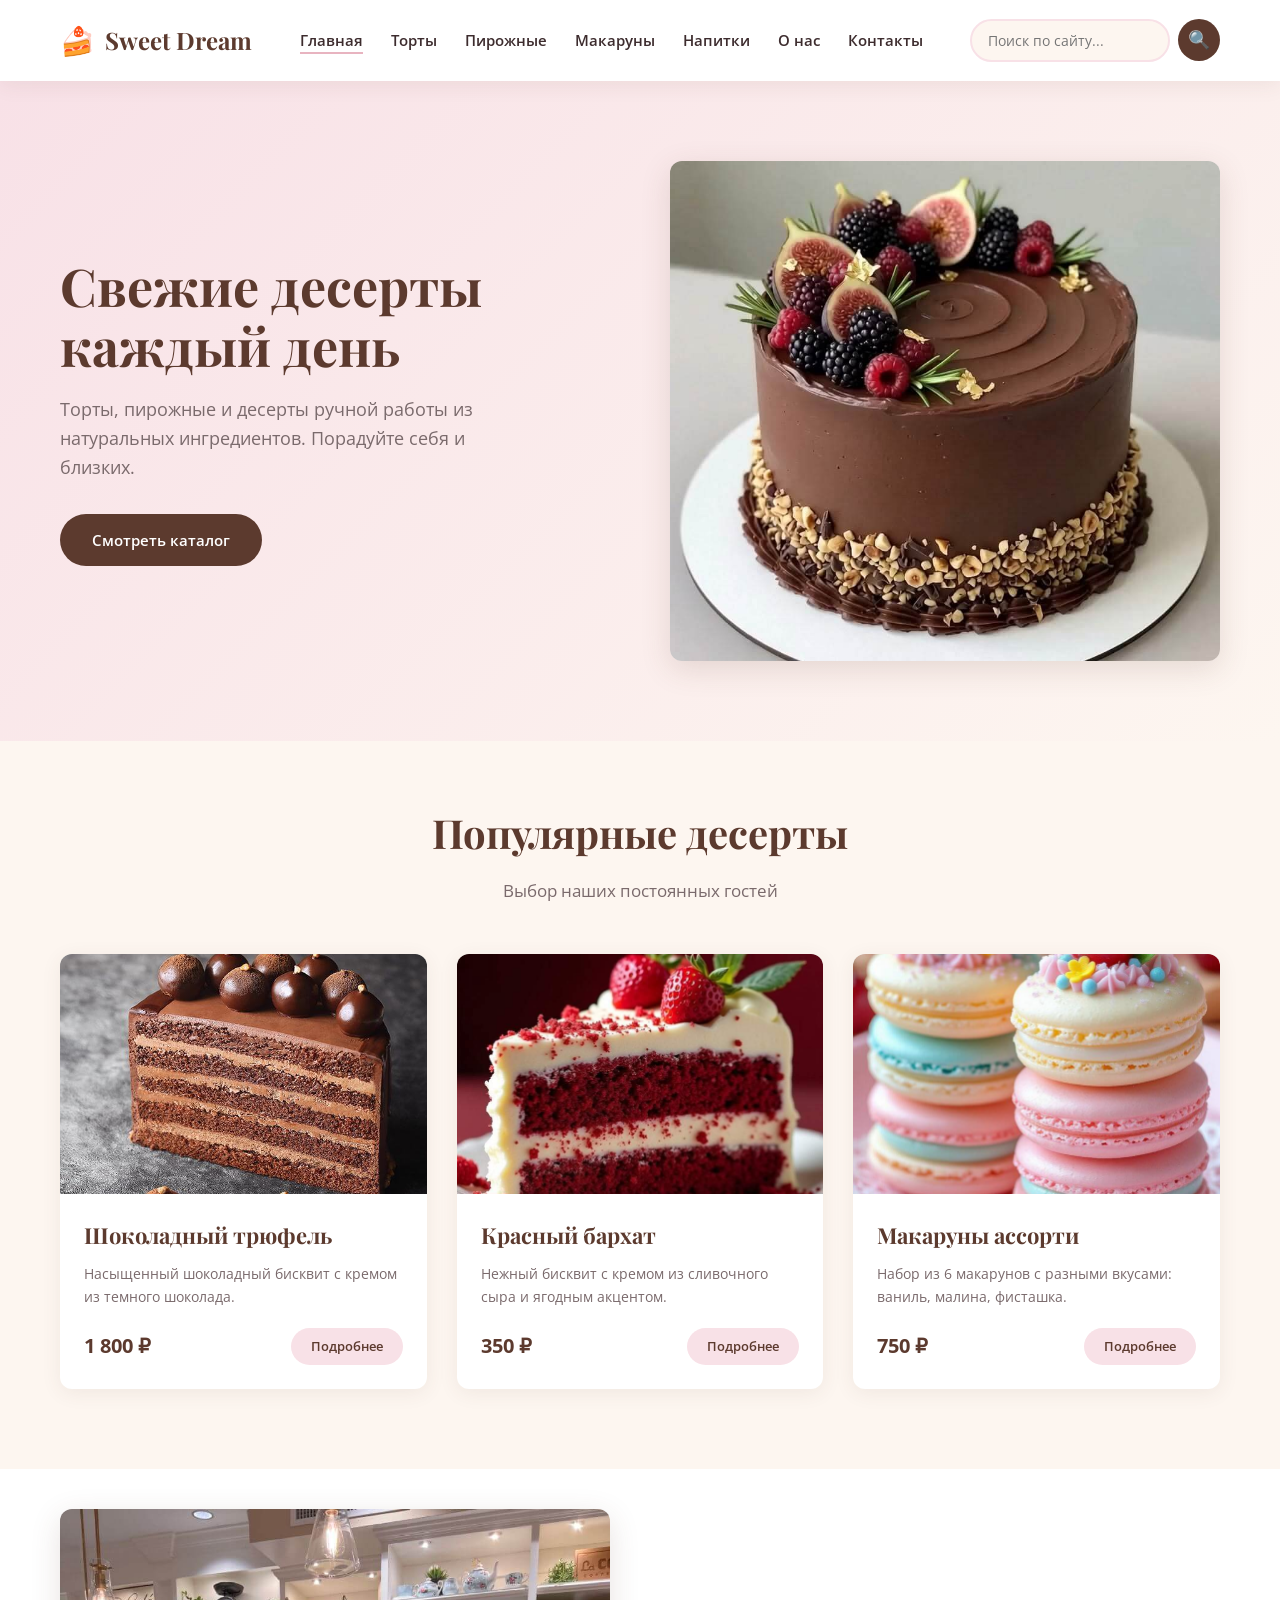
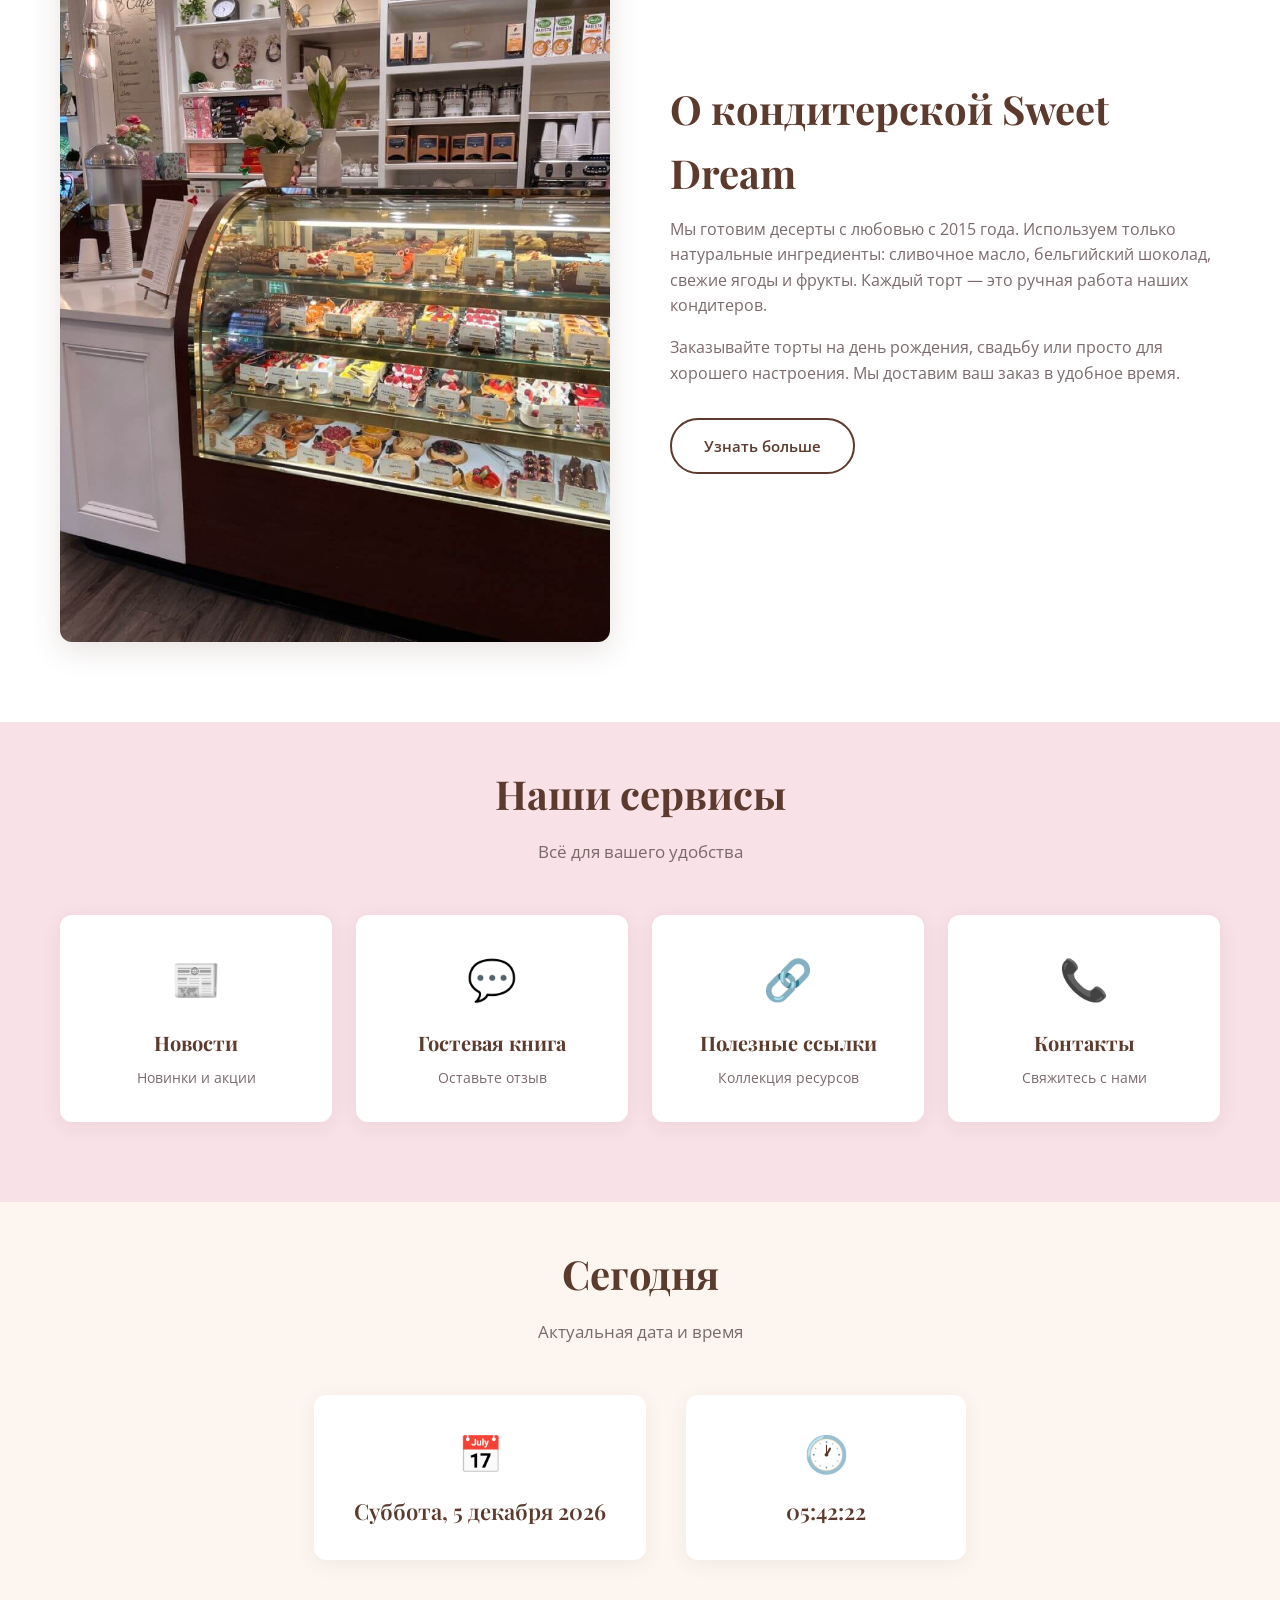
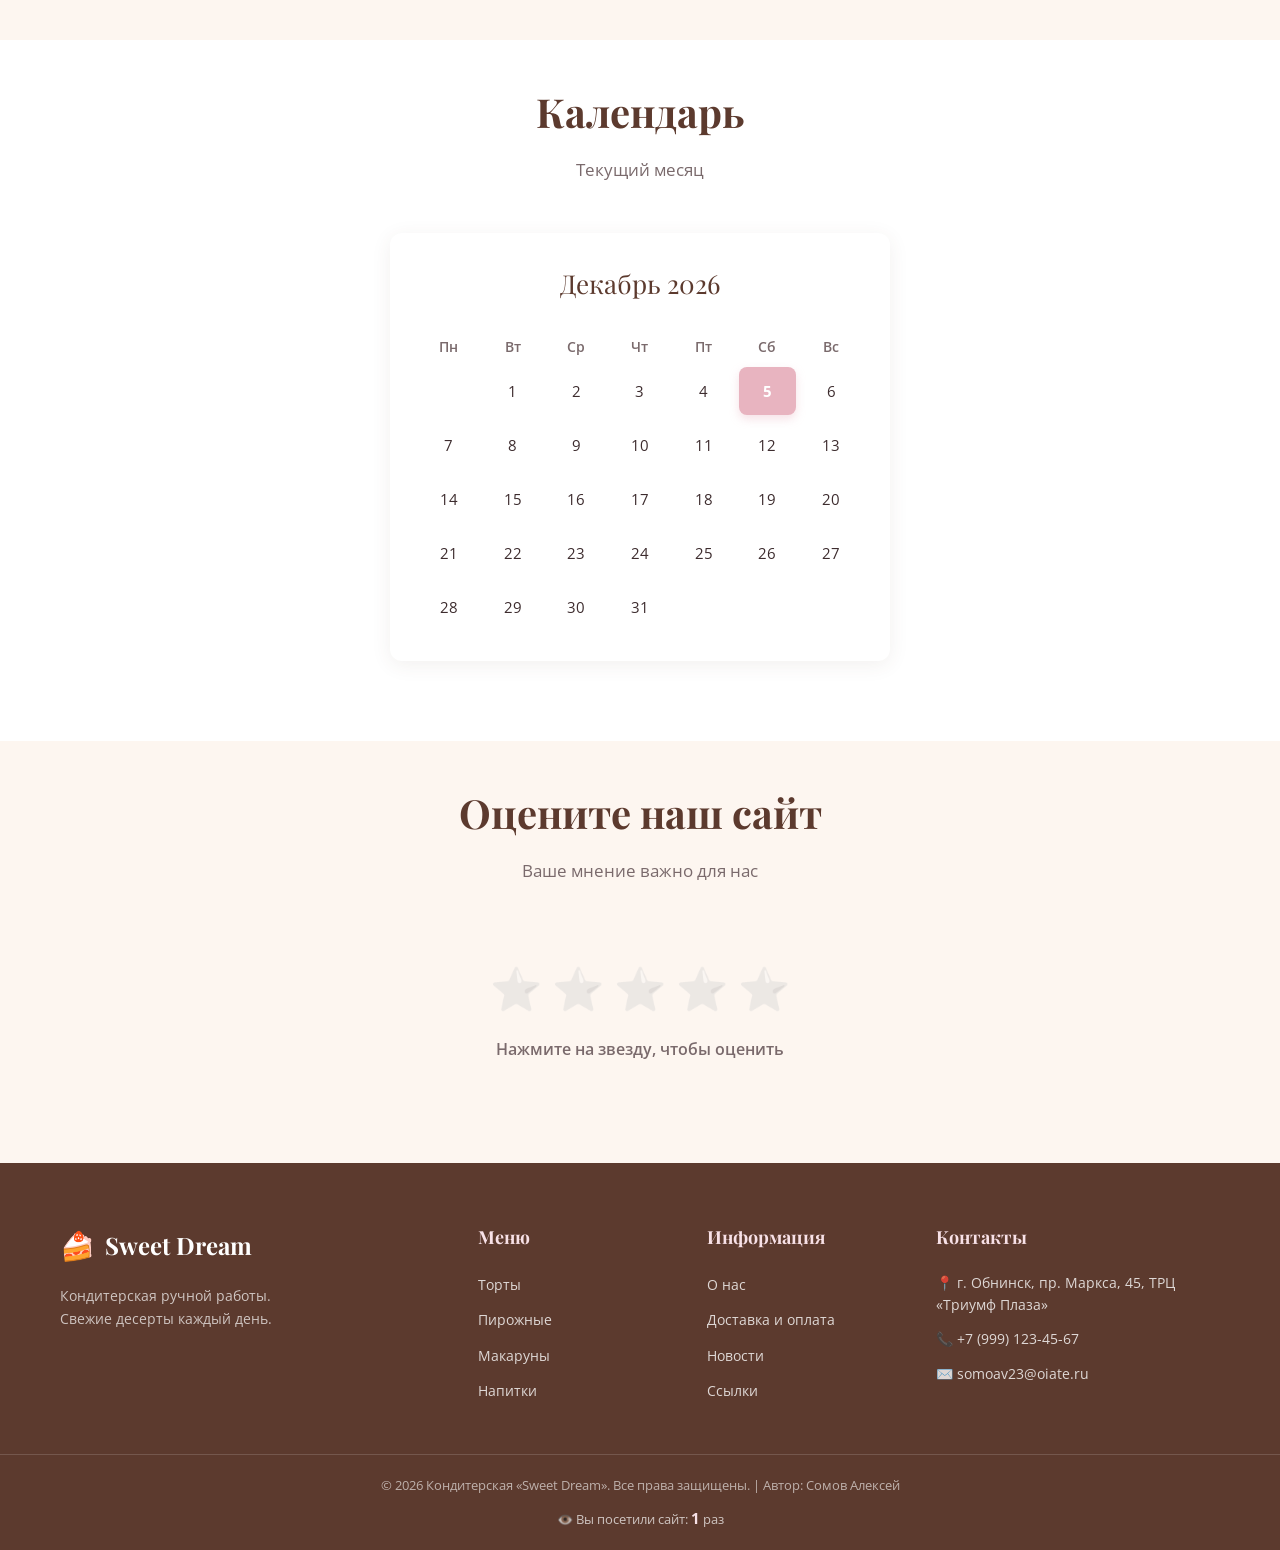
<file: index.html>
﻿<!DOCTYPE html>
<html lang="ru">
<head>
    <meta charset="UTF-8">
    <meta name="viewport" content="width=device-width, initial-scale=1.0">
    
    <meta name="description" content="Кондитерская Sweet Dream — свежие торты, пирожные, макаруны и десерты на заказ. Доставка по городу.">
    <meta name="keywords" content="кондитерская, торты, пирожные, макаруны, десерты, заказать торт, сладости">
    <meta name="author" content="Сомов Алексей">
    <meta name="yandex-verification" content="3774fe7264137068" />
    
    <title>Sweet Dream — Кондитерская | Главная</title>
    
    <link rel="preconnect" href="https://fonts.googleapis.com">
    <link rel="preconnect" href="https://fonts.gstatic.com" crossorigin>
    <link href="https://fonts.googleapis.com/css2?family=Playfair+Display:wght@400;700&family=Open+Sans:wght@300;400;600&display=swap" rel="stylesheet">
    
    <link rel="stylesheet" href="css/style.css">

    <link rel="icon" type="image/x-icon" href="favicon.ico">
</head>
<body>

    <header class="header">
        <div class="container header__inner">
            <a href="index.html" class="logo">
                <span class="logo__icon">🍰</span>
                <span class="logo__text">Sweet Dream</span>
            </a>
            
            <nav class="nav">
                <ul class="nav__list">
                    <li><a href="index.html" class="nav__link nav__link--active">Главная</a></li>
                    <li><a href="pages/cakes.html" class="nav__link">Торты</a></li>
                    <li><a href="pages/pastries.html" class="nav__link">Пирожные</a></li>
                    <li><a href="pages/macarons.html" class="nav__link">Макаруны</a></li>
                    <li><a href="pages/drinks.html" class="nav__link">Напитки</a></li>
                    <li><a href="pages/about.html" class="nav__link">О нас</a></li>
                    <li><a href="pages/contacts.html" class="nav__link">Контакты</a></li>
                </ul>
            </nav>
            
            <form class="search-form" id="search-form">
                <input type="text" id="search-input" class="search-form__input" placeholder="Поиск по сайту...">
                <button type="submit" class="search-form__btn">🔍</button>
            </form>
        </div>
    </header>

    <section class="hero">
        <div class="container hero__inner">
            <div class="hero__content">
                <h1 class="hero__title">Свежие десерты<br>каждый день</h1>
                <p class="hero__subtitle">Торты, пирожные и десерты ручной работы из натуральных ингредиентов. Порадуйте себя и близких.</p>
                <a href="pages/cakes.html" class="btn btn--primary">Смотреть каталог</a>
            </div>
            <div class="hero__image">
                <img src="images/hero-cake.jpg" alt="Изысканный торт" class="hero__img">
            </div>
        </div>
    </section>

    <div class="section" id="search-section">
        <div class="container">
            <h2 class="section__title" id="search-title" style="display: none;">Результаты поиска</h2>
            <div id="search-results" class="search-results"></div>
        </div>
    </div>

    <section class="section">
        <div class="container">
            <h2 class="section__title">Популярные десерты</h2>
            <p class="section__subtitle">Выбор наших постоянных гостей</p>
            
            <div class="products">
                <article class="product-card">
                    <div class="product-card__image">
                        <img src="images/cake-1.jpg" alt="Торт Шоколадный трюфель">
                    </div>
                    <div class="product-card__body">
                        <h3 class="product-card__title">Шоколадный трюфель</h3>
                        <p class="product-card__desc">Насыщенный шоколадный бисквит с кремом из темного шоколада.</p>
                        <div class="product-card__footer">
                            <span class="product-card__price">1 800 ₽</span>
                            <a href="pages/cakes.html" class="btn btn--small">Подробнее</a>
                        </div>
                    </div>
                </article>

                <article class="product-card">
                    <div class="product-card__image">
                        <img src="images/cake-2.jpg" alt="Пирожное Красный бархат">
                    </div>
                    <div class="product-card__body">
                        <h3 class="product-card__title">Красный бархат</h3>
                        <p class="product-card__desc">Нежный бисквит с кремом из сливочного сыра и ягодным акцентом.</p>
                        <div class="product-card__footer">
                            <span class="product-card__price">350 ₽</span>
                            <a href="pages/pastries.html" class="btn btn--small">Подробнее</a>
                        </div>
                    </div>
                </article>

                <article class="product-card">
                    <div class="product-card__image">
                        <img src="images/cake-3.jpg" alt="Макаруны ассорти">
                    </div>
                    <div class="product-card__body">
                        <h3 class="product-card__title">Макаруны ассорти</h3>
                        <p class="product-card__desc">Набор из 6 макарунов с разными вкусами: ваниль, малина, фисташка.</p>
                        <div class="product-card__footer">
                            <span class="product-card__price">750 ₽</span>
                            <a href="pages/macarons.html" class="btn btn--small">Подробнее</a>
                        </div>
                    </div>
                </article>
            </div>
        </div>
    </section>

    <section class="section section--alt">
        <div class="container about-preview">
            <div class="about-preview__image">
                <img src="images/bakery.jpg" alt="Наша кондитерская">
            </div>
            <div class="about-preview__content">
                <h2 class="section__title section__title--left">О кондитерской Sweet Dream</h2>
                <p>Мы готовим десерты с любовью с 2015 года. Используем только натуральные ингредиенты: сливочное масло, бельгийский шоколад, свежие ягоды и фрукты. Каждый торт — это ручная работа наших кондитеров.</p>
                <p>Заказывайте торты на день рождения, свадьбу или просто для хорошего настроения. Мы доставим ваш заказ в удобное время.</p>
                <a href="pages/about.html" class="btn btn--secondary">Узнать больше</a>
            </div>
        </div>
    </section>

    <section class="section services-preview">
        <div class="container">
            <h2 class="section__title">Наши сервисы</h2>
            <p class="section__subtitle">Всё для вашего удобства</p>
            
            <div class="services">
                <a href="pages/news.html" class="service-card">
                    <span class="service-card__icon">📰</span>
                    <h3 class="service-card__title">Новости</h3>
                    <p class="service-card__desc">Новинки и акции</p>
                </a>
                <a href="pages/guestbook.html" class="service-card">
                    <span class="service-card__icon">💬</span>
                    <h3 class="service-card__title">Гостевая книга</h3>
                    <p class="service-card__desc">Оставьте отзыв</p>
                </a>
                <a href="pages/links.html" class="service-card">
                    <span class="service-card__icon">🔗</span>
                    <h3 class="service-card__title">Полезные ссылки</h3>
                    <p class="service-card__desc">Коллекция ресурсов</p>
                </a>
                <a href="pages/contacts.html" class="service-card">
                    <span class="service-card__icon">📞</span>
                    <h3 class="service-card__title">Контакты</h3>
                    <p class="service-card__desc">Свяжитесь с нами</p>
                </a>
            </div>
        </div>
    </section>

    <section class="section">
        <div class="container">
            <h2 class="section__title">Сегодня</h2>
            <p class="section__subtitle">Актуальная дата и время</p>
            
            <div class="informer">
                <div class="informer__item">
                    <span class="informer__icon">📅</span>
                    <p id="informer-date" class="informer__text">Загрузка...</p>
                </div>
                <div class="informer__item">
                    <span class="informer__icon">🕐</span>
                    <p id="informer-time" class="informer__text">Загрузка...</p>
                </div>
            </div>
        </div>
    </section>

    <section class="section section--alt">
        <div class="container">
            <h2 class="section__title">Календарь</h2>
            <p class="section__subtitle">Текущий месяц</p>
            
            <div id="calendar" class="calendar-wrap"></div>
        </div>
    </section>

    <section class="section">
        <div class="container">
            <h2 class="section__title">Оцените наш сайт</h2>
            <p class="section__subtitle">Ваше мнение важно для нас</p>
            
            <div class="rating-wrap">
                <div class="rating">
                    <span class="rating__star" data-value="1">⭐</span>
                    <span class="rating__star" data-value="2">⭐</span>
                    <span class="rating__star" data-value="3">⭐</span>
                    <span class="rating__star" data-value="4">⭐</span>
                    <span class="rating__star" data-value="5">⭐</span>
                </div>
                <p id="rating-result" class="rating__result">Нажмите на звезду, чтобы оценить</p>
            </div>
        </div>
    </section>

    <footer class="footer">
        <div class="container footer__inner">
            <div class="footer__col">
                <a href="index.html" class="logo logo--footer">
                    <span class="logo__icon">🍰</span>
                    <span class="logo__text">Sweet Dream</span>
                </a>
                <p class="footer__text">Кондитерская ручной работы.<br>Свежие десерты каждый день.</p>
            </div>
            
            <div class="footer__col">
                <h3 class="footer__title">Меню</h3>
                <ul class="footer__list">
                    <li><a href="pages/cakes.html">Торты</a></li>
                    <li><a href="pages/pastries.html">Пирожные</a></li>
                    <li><a href="pages/macarons.html">Макаруны</a></li>
                    <li><a href="pages/drinks.html">Напитки</a></li>
                </ul>
            </div>
            
            <div class="footer__col">
                <h3 class="footer__title">Информация</h3>
                <ul class="footer__list">
                    <li><a href="pages/about.html">О нас</a></li>
                    <li><a href="pages/delivery.html">Доставка и оплата</a></li>
                    <li><a href="pages/news.html">Новости</a></li>
                    <li><a href="pages/links.html">Ссылки</a></li>
                </ul>
            </div>
            
            <div class="footer__col">
                <h3 class="footer__title">Контакты</h3>
                <ul class="footer__list footer__list--contacts">
                    <li>📍 г. Обнинск, пр. Маркса, 45, ТРЦ «Триумф Плаза»</li>
                    <li>📞 +7 (999) 123-45-67</li>
                    <li>✉️ somoav23@oiate.ru</li>
                </ul>
            </div>
        </div>
        
        <div class="footer__bottom">
            <div class="container">
                <p>© 2026 Кондитерская «Sweet Dream». Все права защищены. | Автор: Сомов Алексей</p>
                <p class="footer__counter">👁️ Вы посетили сайт: <span id="visit-counter">1</span> раз</p>
            </div>
        </div>
    </footer>

    <script src="js/counter.js"></script>
    <script src="js/rating.js"></script>
    <script src="js/datetime.js"></script>
    <script src="js/search.js"></script>
    <script src="js/calendar.js"></script>

</body>
</html>
</file>
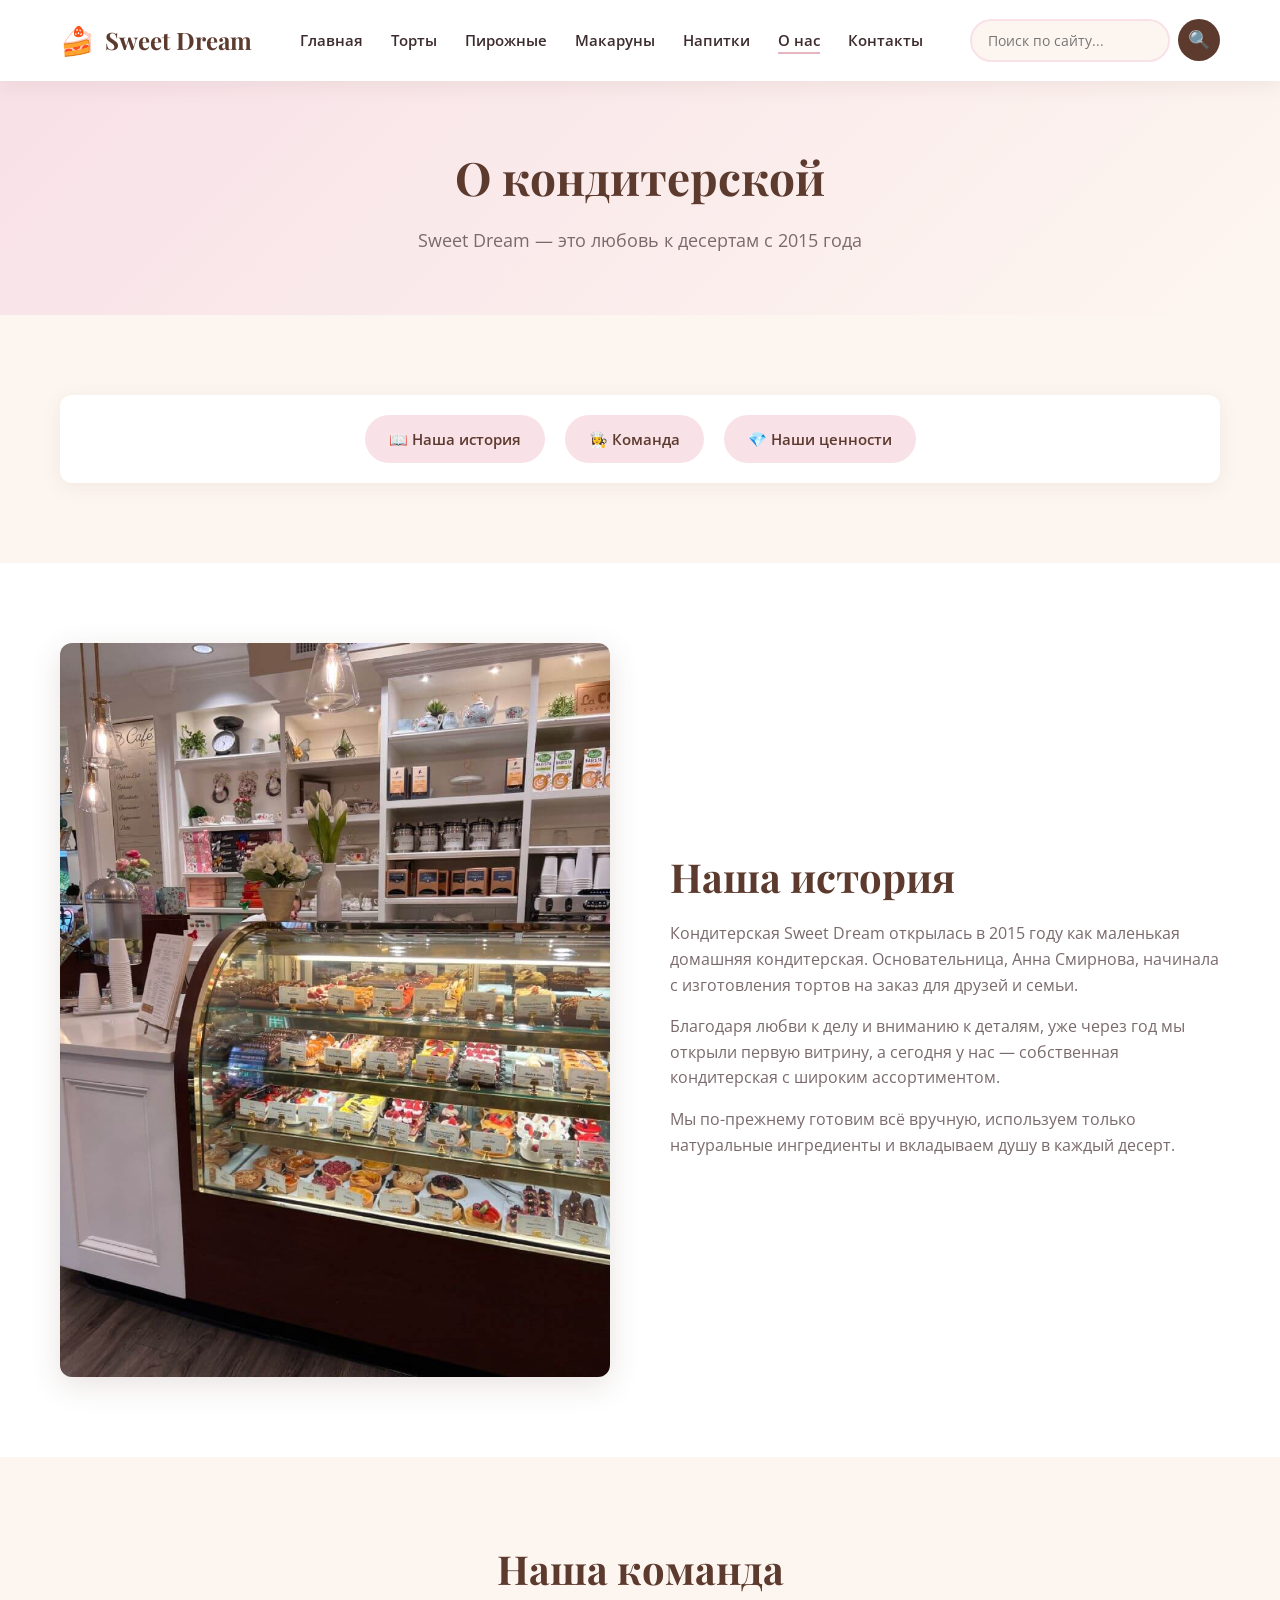
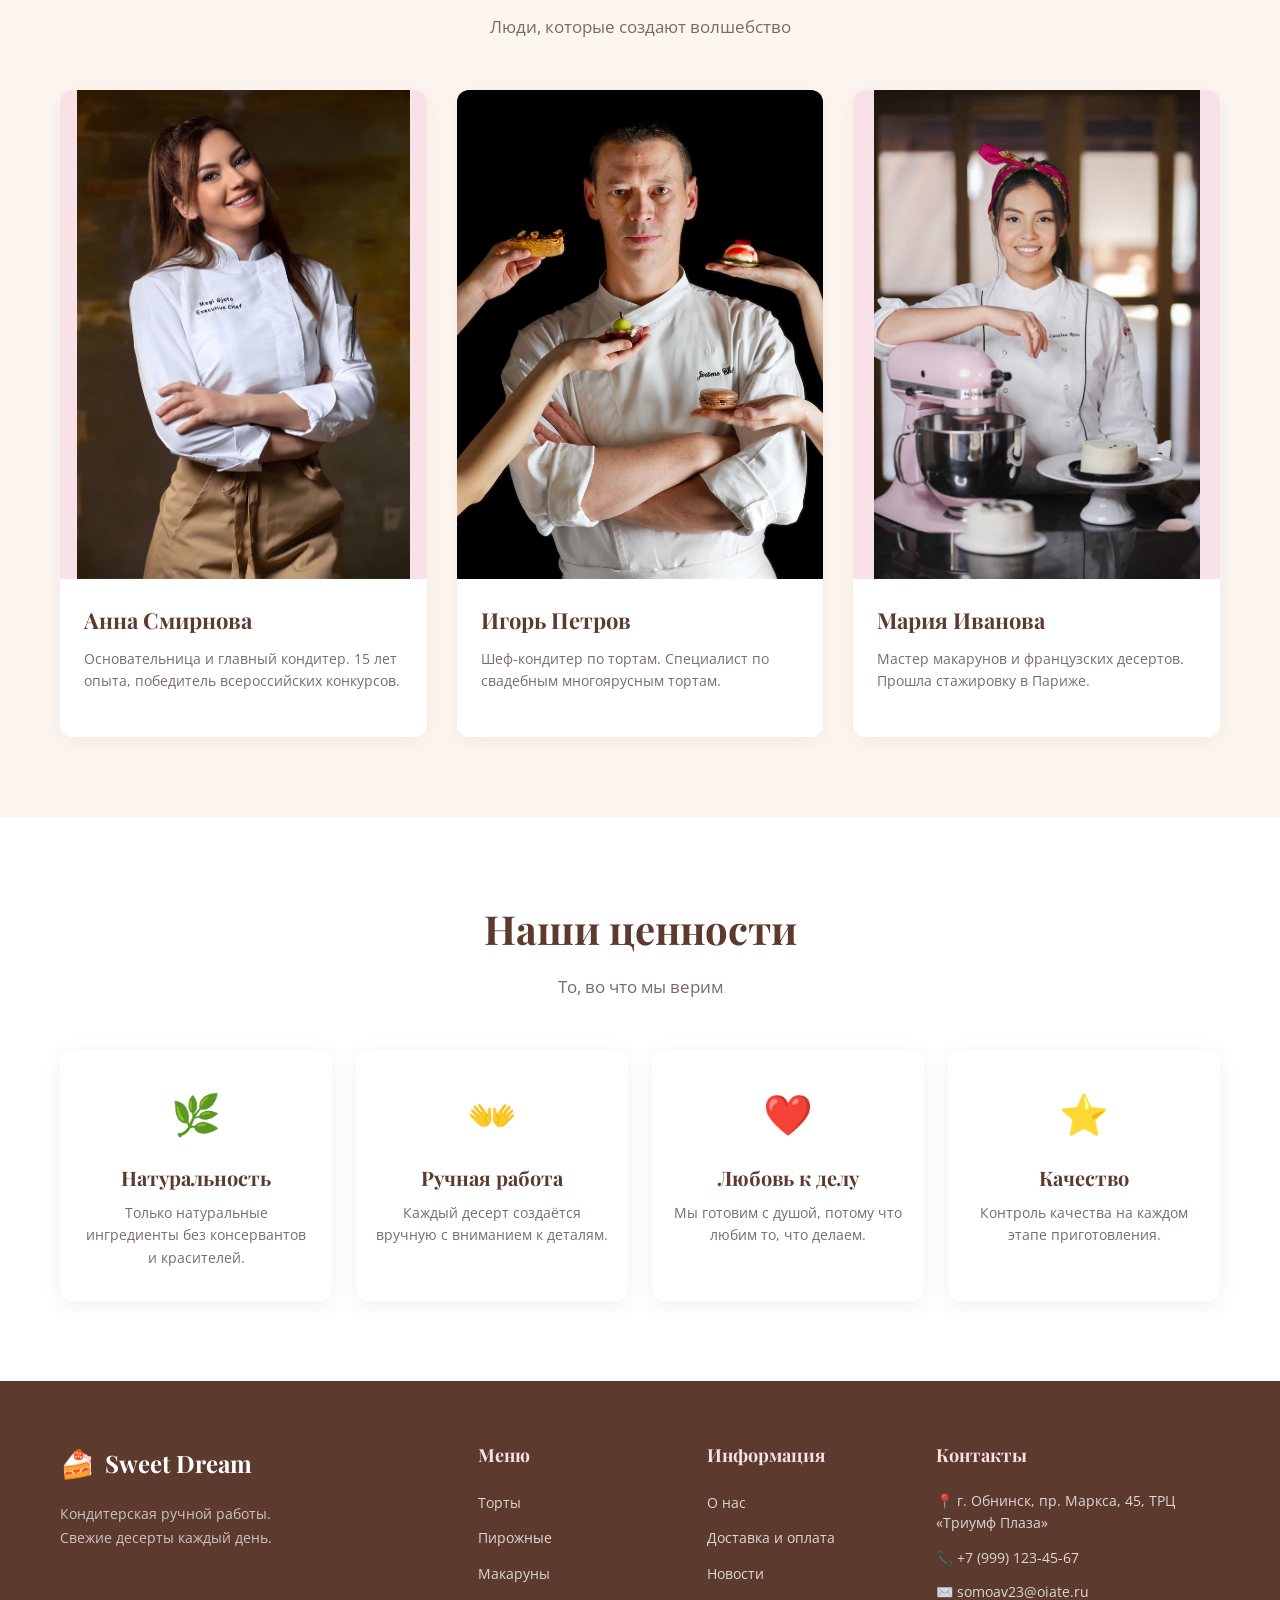
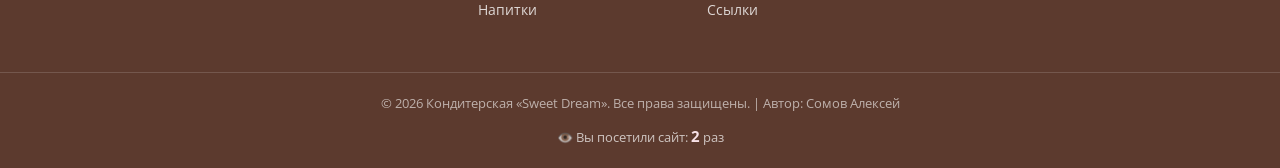
<file: pages/about.html>
﻿<!DOCTYPE html>
<html lang="ru">
<head>
    <meta charset="UTF-8">
    <meta name="viewport" content="width=device-width, initial-scale=1.0">
    
    <meta name="description" content="История кондитерской Sweet Dream. Наши кондитеры, философия, традиции и качество.">
    <meta name="keywords" content="о кондитерской, история, кондитеры, sweet dream, о нас">
    <meta name="author" content="Сомов Алексей">
    
    <title>О нас — Sweet Dream</title>
    
    <link rel="preconnect" href="https://fonts.googleapis.com">
    <link rel="preconnect" href="https://fonts.gstatic.com" crossorigin>
    <link href="https://fonts.googleapis.com/css2?family=Playfair+Display:wght@400;700&family=Open+Sans:wght@300;400;600&display=swap" rel="stylesheet">
    
    <link rel="stylesheet" href="../css/style.css">

    <link rel="icon" type="image/x-icon" href="../favicon.ico">
</head>
<body>

    <header class="header">
        <div class="container header__inner">
            <a href="../index.html" class="logo">
                <span class="logo__icon">🍰</span>
                <span class="logo__text">Sweet Dream</span>
            </a>
            
            <nav class="nav">
                <ul class="nav__list">
                    <li><a href="../index.html" class="nav__link">Главная</a></li>
                    <li><a href="cakes.html" class="nav__link">Торты</a></li>
                    <li><a href="pastries.html" class="nav__link">Пирожные</a></li>
                    <li><a href="macarons.html" class="nav__link">Макаруны</a></li>
                    <li><a href="drinks.html" class="nav__link">Напитки</a></li>
                    <li><a href="about.html" class="nav__link nav__link--active">О нас</a></li>
                    <li><a href="contacts.html" class="nav__link">Контакты</a></li>
                </ul>
            </nav>
            
            <form class="search-form" id="search-form">
                <input type="text" id="search-input" class="search-form__input" placeholder="Поиск по сайту...">
                <button type="submit" class="search-form__btn">🔍</button>
            </form>
        </div>
    </header>

    <section class="page-header">
        <div class="container">
            <h1 class="page-header__title">О кондитерской</h1>
            <p class="page-header__subtitle">Sweet Dream — это любовь к десертам с 2015 года</p>
        </div>
    </section>

    <div class="section">
        <div class="container">
            <div class="anchor-nav">
                <a href="#history" class="anchor-nav__link">📖 Наша история</a>
                <a href="#team" class="anchor-nav__link">👩‍🍳 Команда</a>
                <a href="#values" class="anchor-nav__link">💎 Наши ценности</a>
            </div>
        </div>
    </div>

    <section class="section section--alt" id="history">
        <div class="container about-preview">
            <div class="about-preview__image">
                <img src="../images/bakery.jpg" alt="Наша кондитерская">
            </div>
            <div class="about-preview__content">
                <h2 class="section__title section__title--left">Наша история</h2>
                <p>Кондитерская Sweet Dream открылась в 2015 году как маленькая домашняя кондитерская. Основательница, Анна Смирнова, начинала с изготовления тортов на заказ для друзей и семьи.</p>
                <p>Благодаря любви к делу и вниманию к деталям, уже через год мы открыли первую витрину, а сегодня у нас — собственная кондитерская с широким ассортиментом.</p>
                <p>Мы по-прежнему готовим всё вручную, используем только натуральные ингредиенты и вкладываем душу в каждый десерт.</p>
            </div>
        </div>
    </section>

    <section class="section" id="team">
        <div class="container">
            <h2 class="section__title">Наша команда</h2>
            <p class="section__subtitle">Люди, которые создают волшебство</p>
            
            <div class="products">
                <article class="product-card">
                    <div class="product-card__image">
                        <img src="../images/team-1.jpg" alt="Анна Смирнова">
                    </div>
                    <div class="product-card__body">
                        <h3 class="product-card__title">Анна Смирнова</h3>
                        <p class="product-card__desc">Основательница и главный кондитер. 15 лет опыта, победитель всероссийских конкурсов.</p>
                    </div>
                </article>

                <article class="product-card">
                    <div class="product-card__image">
                        <img src="../images/team-2.jpg" alt="Игорь Петров">
                    </div>
                    <div class="product-card__body">
                        <h3 class="product-card__title">Игорь Петров</h3>
                        <p class="product-card__desc">Шеф-кондитер по тортам. Специалист по свадебным многоярусным тортам.</p>
                    </div>
                </article>

                <article class="product-card">
                    <div class="product-card__image">
                        <img src="../images/team-3.jpg" alt="Мария Иванова">
                    </div>
                    <div class="product-card__body">
                        <h3 class="product-card__title">Мария Иванова</h3>
                        <p class="product-card__desc">Мастер макарунов и французских десертов. Прошла стажировку в Париже.</p>
                    </div>
                </article>
            </div>
        </div>
    </section>

    <section class="section section--alt" id="values">
        <div class="container">
            <h2 class="section__title">Наши ценности</h2>
            <p class="section__subtitle">То, во что мы верим</p>
            
            <div class="services">
                <div class="service-card">
                    <span class="service-card__icon">🌿</span>
                    <h3 class="service-card__title">Натуральность</h3>
                    <p class="service-card__desc">Только натуральные ингредиенты без консервантов и красителей.</p>
                </div>
                <div class="service-card">
                    <span class="service-card__icon">👐</span>
                    <h3 class="service-card__title">Ручная работа</h3>
                    <p class="service-card__desc">Каждый десерт создаётся вручную с вниманием к деталям.</p>
                </div>
                <div class="service-card">
                    <span class="service-card__icon">❤️</span>
                    <h3 class="service-card__title">Любовь к делу</h3>
                    <p class="service-card__desc">Мы готовим с душой, потому что любим то, что делаем.</p>
                </div>
                <div class="service-card">
                    <span class="service-card__icon">⭐</span>
                    <h3 class="service-card__title">Качество</h3>
                    <p class="service-card__desc">Контроль качества на каждом этапе приготовления.</p>
                </div>
            </div>
        </div>
    </section>

    <footer class="footer">
        <div class="container footer__inner">
            <div class="footer__col">
                <a href="../index.html" class="logo logo--footer">
                    <span class="logo__icon">🍰</span>
                    <span class="logo__text">Sweet Dream</span>
                </a>
                <p class="footer__text">Кондитерская ручной работы.<br>Свежие десерты каждый день.</p>
            </div>
            
            <div class="footer__col">
                <h3 class="footer__title">Меню</h3>
                <ul class="footer__list">
                    <li><a href="cakes.html">Торты</a></li>
                    <li><a href="pastries.html">Пирожные</a></li>
                    <li><a href="macarons.html">Макаруны</a></li>
                    <li><a href="drinks.html">Напитки</a></li>
                </ul>
            </div>
            
            <div class="footer__col">
                <h3 class="footer__title">Информация</h3>
                <ul class="footer__list">
                    <li><a href="about.html">О нас</a></li>
                    <li><a href="delivery.html">Доставка и оплата</a></li>
                    <li><a href="news.html">Новости</a></li>
                    <li><a href="links.html">Ссылки</a></li>
                </ul>
            </div>
            
            <div class="footer__col">
                <h3 class="footer__title">Контакты</h3>
                <ul class="footer__list footer__list--contacts">
                    <li>📍 г. Обнинск, пр. Маркса, 45, ТРЦ «Триумф Плаза»</li>
                    <li>📞 +7 (999) 123-45-67</li>
                    <li>✉️ somoav23@oiate.ru</li>
                </ul>
            </div>
        </div>
        
        <div class="footer__bottom">
            <div class="container">
                <p>© 2026 Кондитерская «Sweet Dream». Все права защищены. | Автор: Сомов Алексей</p>
                <p class="footer__counter">👁️ Вы посетили сайт: <span id="visit-counter">1</span> раз</p>
            </div>
        </div>
    </footer>

    <script src="../js/counter.js"></script>
    <script src="../js/search.js"></script>

</body>
</html>
</file>
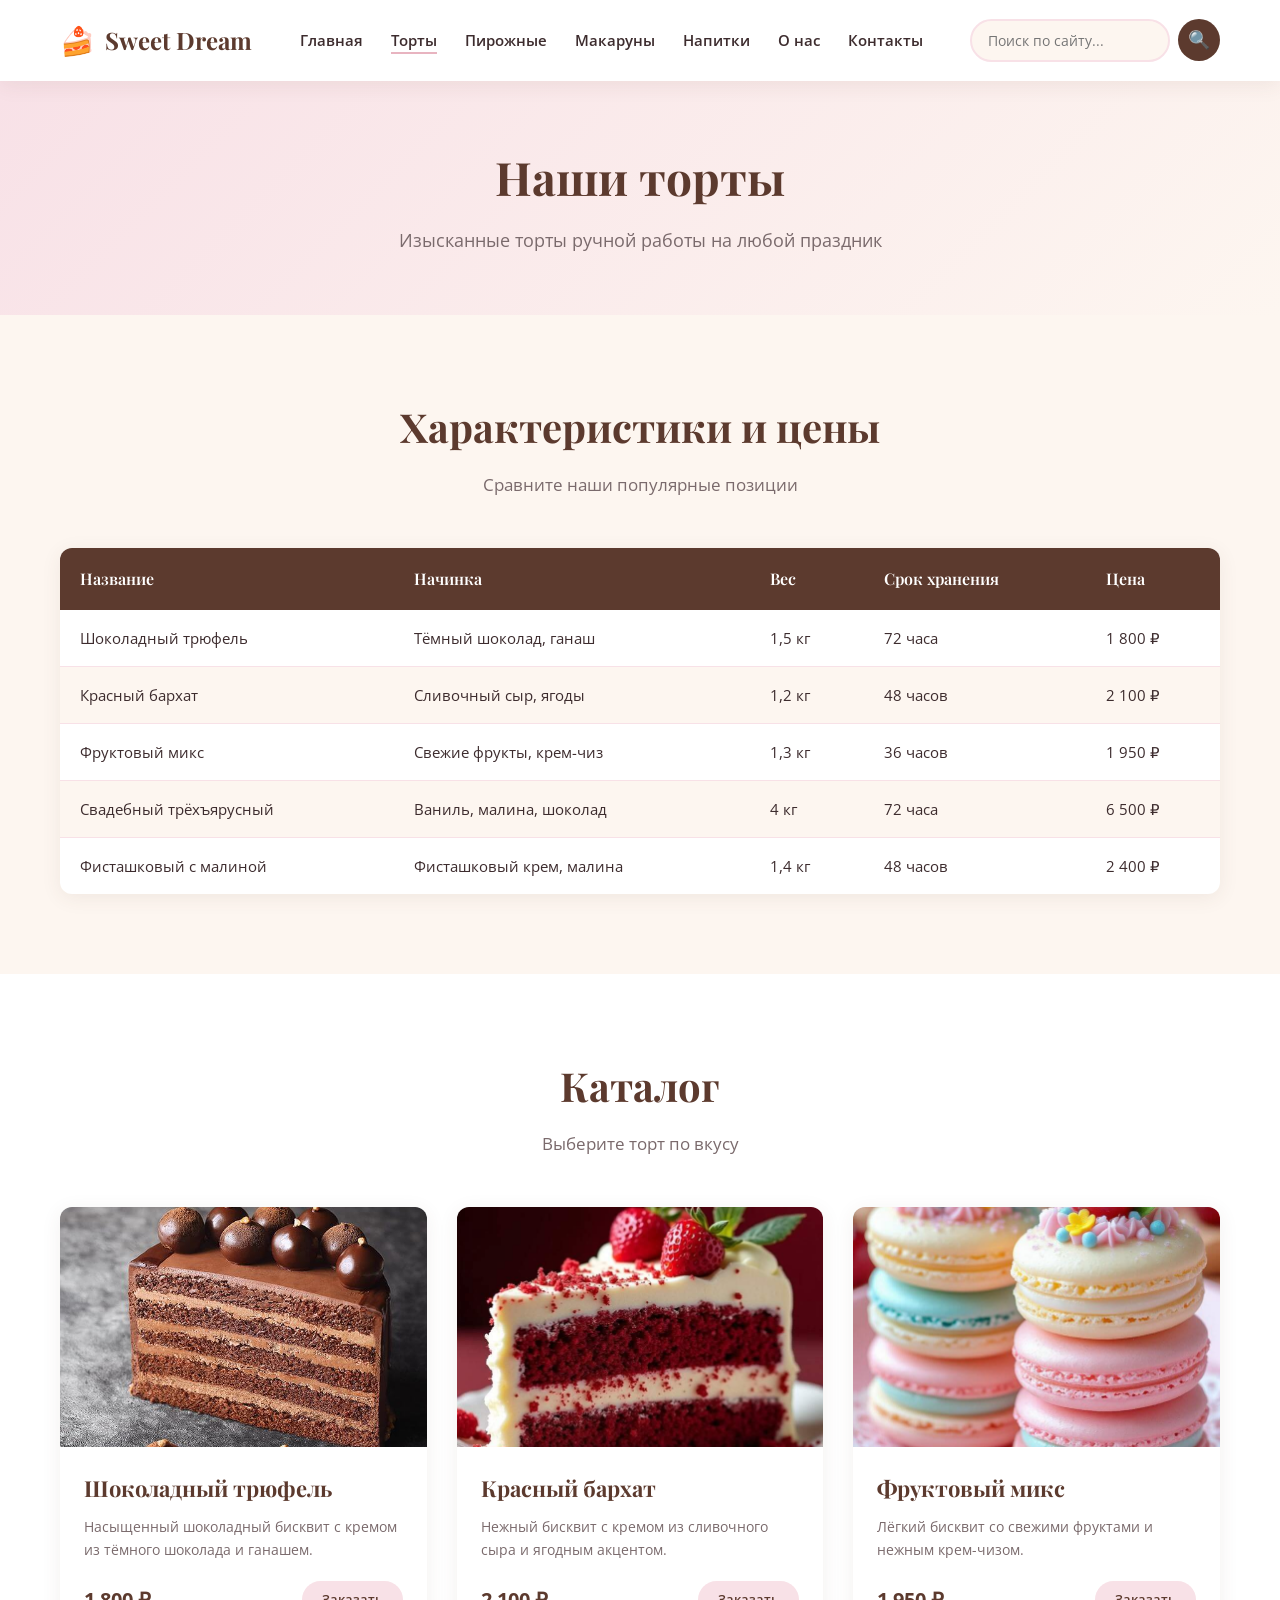
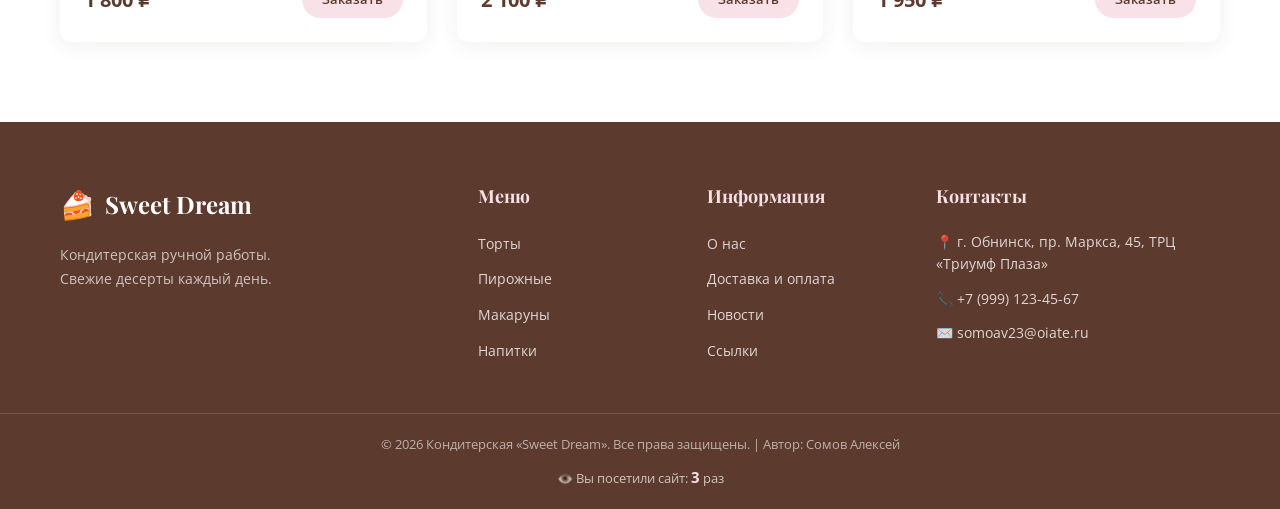
<file: pages/cakes.html>
﻿<!DOCTYPE html>
<html lang="ru">
<head>
    <meta charset="UTF-8">
    <meta name="viewport" content="width=device-width, initial-scale=1.0">
    
    <meta name="description" content="Торты на заказ в кондитерской Sweet Dream. Шоколадные, фруктовые, свадебные торты ручной работы.">
    <meta name="keywords" content="торты на заказ, шоколадный торт, свадебный торт, кондитерская, купить торт">
    <meta name="author" content="Сомов Алексей">
    
    <title>Торты — Sweet Dream</title>
    
    <link rel="preconnect" href="https://fonts.googleapis.com">
    <link rel="preconnect" href="https://fonts.gstatic.com" crossorigin>
    <link href="https://fonts.googleapis.com/css2?family=Playfair+Display:wght@400;700&family=Open+Sans:wght@300;400;600&display=swap" rel="stylesheet">
    
    <link rel="stylesheet" href="../css/style.css">

    <link rel="icon" type="image/x-icon" href="../favicon.ico">
</head>
<body>

    <header class="header">
        <div class="container header__inner">
            <a href="../index.html" class="logo">
                <span class="logo__icon">🍰</span>
                <span class="logo__text">Sweet Dream</span>
            </a>
            
            <nav class="nav">
                <ul class="nav__list">
                    <li><a href="../index.html" class="nav__link">Главная</a></li>
                    <li><a href="cakes.html" class="nav__link nav__link--active">Торты</a></li>
                    <li><a href="pastries.html" class="nav__link">Пирожные</a></li>
                    <li><a href="macarons.html" class="nav__link">Макаруны</a></li>
                    <li><a href="drinks.html" class="nav__link">Напитки</a></li>
                    <li><a href="about.html" class="nav__link">О нас</a></li>
                    <li><a href="contacts.html" class="nav__link">Контакты</a></li>
                </ul>
            </nav>
            
            <form class="search-form" id="search-form">
                <input type="text" id="search-input" class="search-form__input" placeholder="Поиск по сайту...">
                <button type="submit" class="search-form__btn">🔍</button>
            </form>
        </div>
    </header>

    <section class="page-header">
        <div class="container">
            <h1 class="page-header__title">Наши торты</h1>
            <p class="page-header__subtitle">Изысканные торты ручной работы на любой праздник</p>
        </div>
    </section>

    <section class="section">
        <div class="container">
            <h2 class="section__title">Характеристики и цены</h2>
            <p class="section__subtitle">Сравните наши популярные позиции</p>
            
            <div class="table-wrap">
                <table class="price-table">
                    <thead>
                        <tr>
                            <th>Название</th>
                            <th>Начинка</th>
                            <th>Вес</th>
                            <th>Срок хранения</th>
                            <th>Цена</th>
                        </tr>
                    </thead>
                    <tbody>
                        <tr>
                            <td>Шоколадный трюфель</td>
                            <td>Тёмный шоколад, ганаш</td>
                            <td>1,5 кг</td>
                            <td>72 часа</td>
                            <td>1 800 ₽</td>
                        </tr>
                        <tr>
                            <td>Красный бархат</td>
                            <td>Сливочный сыр, ягоды</td>
                            <td>1,2 кг</td>
                            <td>48 часов</td>
                            <td>2 100 ₽</td>
                        </tr>
                        <tr>
                            <td>Фруктовый микс</td>
                            <td>Свежие фрукты, крем-чиз</td>
                            <td>1,3 кг</td>
                            <td>36 часов</td>
                            <td>1 950 ₽</td>
                        </tr>
                        <tr>
                            <td>Свадебный трёхъярусный</td>
                            <td>Ваниль, малина, шоколад</td>
                            <td>4 кг</td>
                            <td>72 часа</td>
                            <td>6 500 ₽</td>
                        </tr>
                        <tr>
                            <td>Фисташковый с малиной</td>
                            <td>Фисташковый крем, малина</td>
                            <td>1,4 кг</td>
                            <td>48 часов</td>
                            <td>2 400 ₽</td>
                        </tr>
                    </tbody>
                </table>
            </div>
        </div>
    </section>

    <section class="section section--alt">
        <div class="container">
            <h2 class="section__title">Каталог</h2>
            <p class="section__subtitle">Выберите торт по вкусу</p>
            
            <div class="products">
                <article class="product-card">
                    <div class="product-card__image">
                        <img src="../images/cake-1.jpg" alt="Шоколадный трюфель">
                    </div>
                    <div class="product-card__body">
                        <h3 class="product-card__title">Шоколадный трюфель</h3>
                        <p class="product-card__desc">Насыщенный шоколадный бисквит с кремом из тёмного шоколада и ганашем.</p>
                        <div class="product-card__footer">
                            <span class="product-card__price">1 800 ₽</span>
                            <a href="contacts.html" class="btn btn--small">Заказать</a>
                        </div>
                    </div>
                </article>

                <article class="product-card">
                    <div class="product-card__image">
                        <img src="../images/cake-2.jpg" alt="Красный бархат">
                    </div>
                    <div class="product-card__body">
                        <h3 class="product-card__title">Красный бархат</h3>
                        <p class="product-card__desc">Нежный бисквит с кремом из сливочного сыра и ягодным акцентом.</p>
                        <div class="product-card__footer">
                            <span class="product-card__price">2 100 ₽</span>
                            <a href="contacts.html" class="btn btn--small">Заказать</a>
                        </div>
                    </div>
                </article>

                <article class="product-card">
                    <div class="product-card__image">
                        <img src="../images/cake-3.jpg" alt="Фруктовый микс">
                    </div>
                    <div class="product-card__body">
                        <h3 class="product-card__title">Фруктовый микс</h3>
                        <p class="product-card__desc">Лёгкий бисквит со свежими фруктами и нежным крем-чизом.</p>
                        <div class="product-card__footer">
                            <span class="product-card__price">1 950 ₽</span>
                            <a href="contacts.html" class="btn btn--small">Заказать</a>
                        </div>
                    </div>
                </article>
            </div>
        </div>
    </section>

    <footer class="footer">
        <div class="container footer__inner">
            <div class="footer__col">
                <a href="../index.html" class="logo logo--footer">
                    <span class="logo__icon">🍰</span>
                    <span class="logo__text">Sweet Dream</span>
                </a>
                <p class="footer__text">Кондитерская ручной работы.<br>Свежие десерты каждый день.</p>
            </div>
            
            <div class="footer__col">
                <h3 class="footer__title">Меню</h3>
                <ul class="footer__list">
                    <li><a href="cakes.html">Торты</a></li>
                    <li><a href="pastries.html">Пирожные</a></li>
                    <li><a href="macarons.html">Макаруны</a></li>
                    <li><a href="drinks.html">Напитки</a></li>
                </ul>
            </div>
            
            <div class="footer__col">
                <h3 class="footer__title">Информация</h3>
                <ul class="footer__list">
                    <li><a href="about.html">О нас</a></li>
                    <li><a href="delivery.html">Доставка и оплата</a></li>
                    <li><a href="news.html">Новости</a></li>
                    <li><a href="links.html">Ссылки</a></li>
                </ul>
            </div>
            
            <div class="footer__col">
                <h3 class="footer__title">Контакты</h3>
                <ul class="footer__list footer__list--contacts">
                    <li>📍 г. Обнинск, пр. Маркса, 45, ТРЦ «Триумф Плаза»</li>
                    <li>📞 +7 (999) 123-45-67</li>
                    <li>✉️ somoav23@oiate.ru</li>
                </ul>
            </div>
        </div>
        
        <div class="footer__bottom">
            <div class="container">
                <p>© 2026 Кондитерская «Sweet Dream». Все права защищены. | Автор: Сомов Алексей</p>
                <p class="footer__counter">👁️ Вы посетили сайт: <span id="visit-counter">1</span> раз</p>
            </div>
        </div>
    </footer>

    <script src="../js/counter.js"></script>
    <script src="../js/search.js"></script>

</body>
</html>
</file>
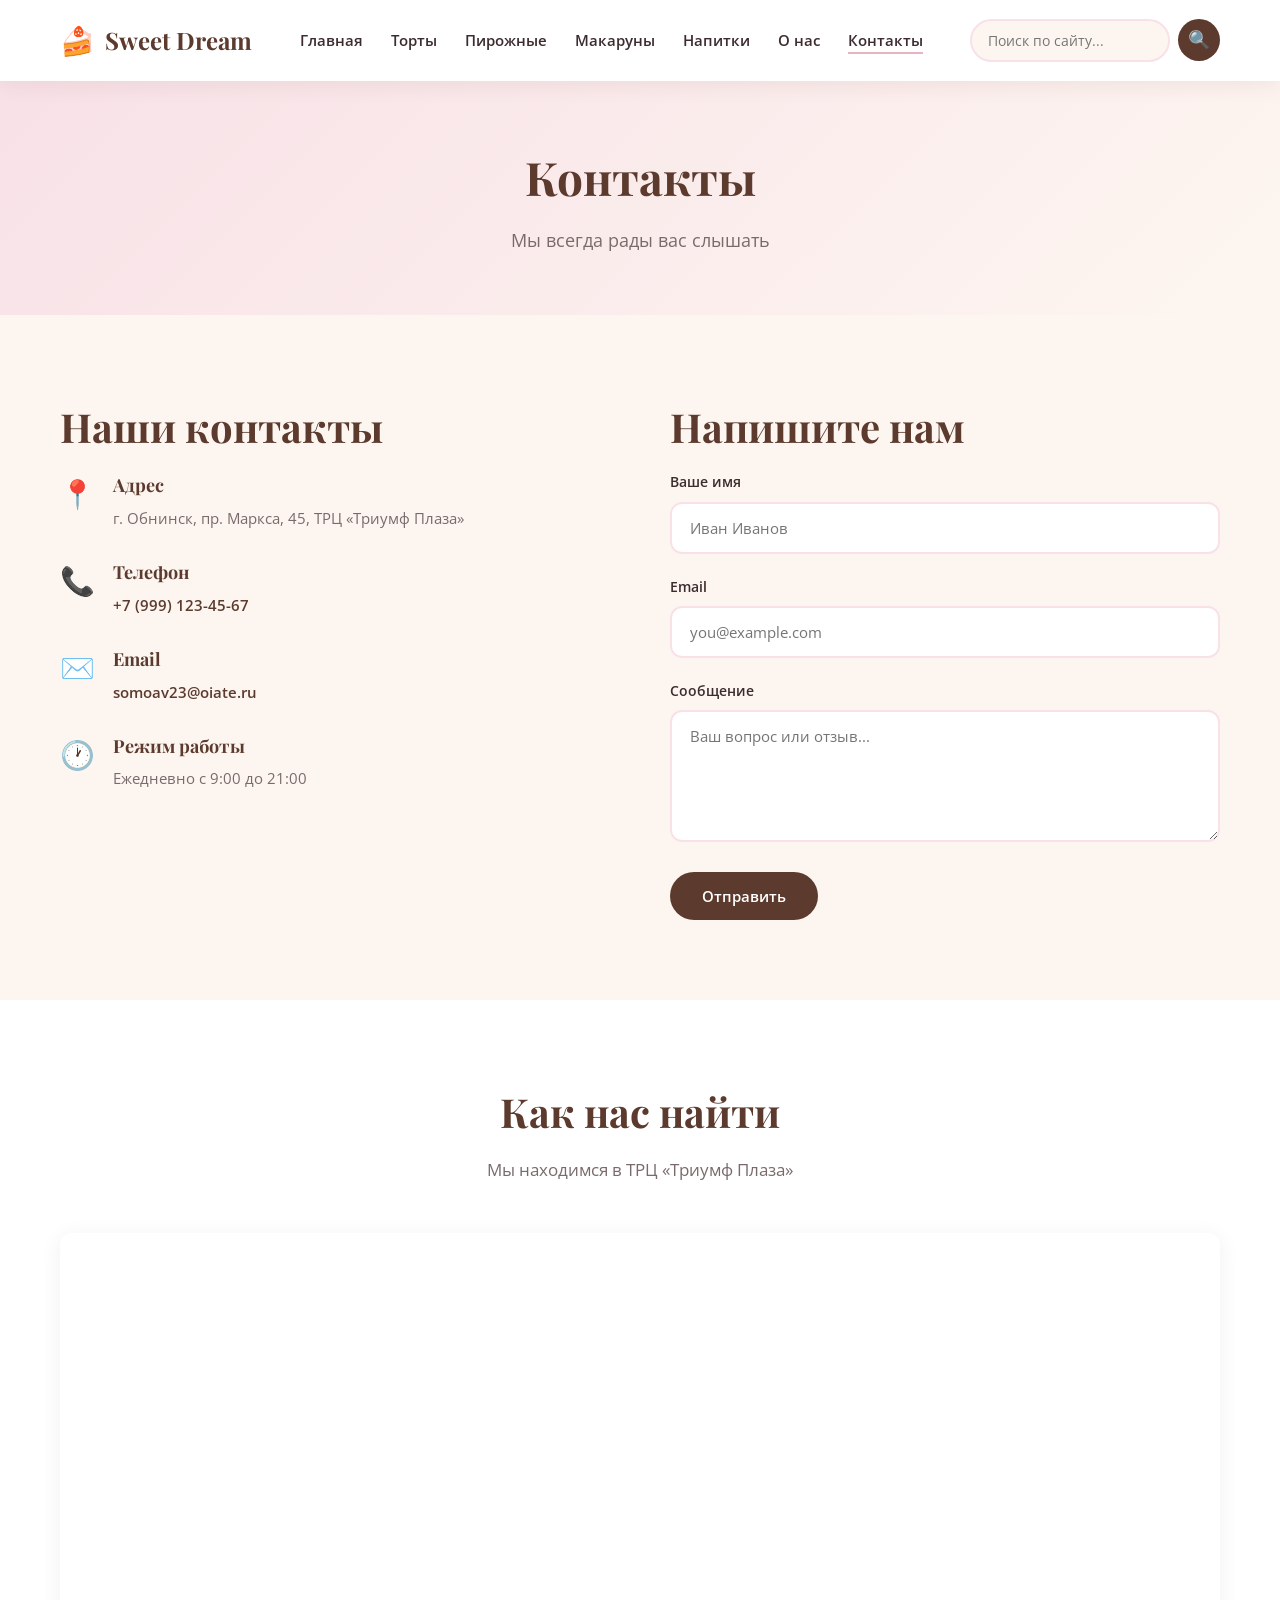
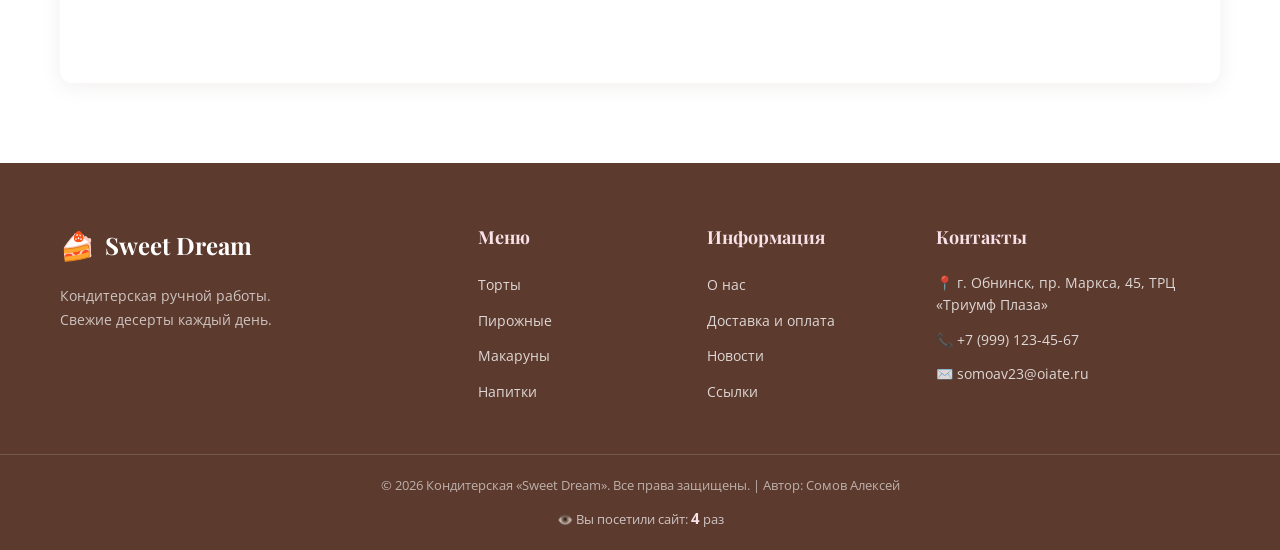
<file: pages/contacts.html>
﻿<!DOCTYPE html>
<html lang="ru">
<head>
    <meta charset="UTF-8">
    <meta name="viewport" content="width=device-width, initial-scale=1.0">
    <meta name="description" content="Контакты кондитерской Sweet Dream. Адрес, телефон, электронная почта, форма обратной связи.">
    <meta name="keywords" content="контакты кондитерской, адрес, телефон, обратная связь">
    <meta name="author" content="Сомов Алексей">
    <title>Контакты — Sweet Dream</title>
    <link rel="preconnect" href="https://fonts.googleapis.com">
    <link rel="preconnect" href="https://fonts.gstatic.com" crossorigin>
    <link href="https://fonts.googleapis.com/css2?family=Playfair+Display:wght@400;700&family=Open+Sans:wght@300;400;600&display=swap" rel="stylesheet">
    <link rel="stylesheet" href="../css/style.css">
    <link rel="icon" type="image/x-icon" href="../favicon.ico">
</head>
<body>

    <header class="header">
        <div class="container header__inner">
            <a href="../index.html" class="logo">
                <span class="logo__icon">🍰</span>
                <span class="logo__text">Sweet Dream</span>
            </a>
            <nav class="nav">
                <ul class="nav__list">
                    <li><a href="../index.html" class="nav__link">Главная</a></li>
                    <li><a href="cakes.html" class="nav__link">Торты</a></li>
                    <li><a href="pastries.html" class="nav__link">Пирожные</a></li>
                    <li><a href="macarons.html" class="nav__link">Макаруны</a></li>
                    <li><a href="drinks.html" class="nav__link">Напитки</a></li>
                    <li><a href="about.html" class="nav__link">О нас</a></li>
                    <li><a href="contacts.html" class="nav__link nav__link--active">Контакты</a></li>
                </ul>
            </nav>
            <form class="search-form" id="search-form">
                <input type="text" id="search-input" class="search-form__input" placeholder="Поиск по сайту...">
                <button type="submit" class="search-form__btn">🔍</button>
            </form>
        </div>
    </header>

    <section class="page-header">
        <div class="container">
            <h1 class="page-header__title">Контакты</h1>
            <p class="page-header__subtitle">Мы всегда рады вас слышать</p>
        </div>
    </section>

    <section class="section">
        <div class="container">
            <div class="contacts-grid">
                <div class="contacts-info">
                    <h2 class="section__title section__title--left">Наши контакты</h2>
                    
                    <div class="contact-item">
                        <span class="contact-item__icon">📍</span>
                        <div>
                            <h3 class="contact-item__title">Адрес</h3>
                            <p>г. Обнинск, пр. Маркса, 45, ТРЦ «Триумф Плаза»</p>
                        </div>
                    </div>
                    
                    <div class="contact-item">
                        <span class="contact-item__icon">📞</span>
                        <div>
                            <h3 class="contact-item__title">Телефон</h3>
                            <p><a href="tel:+79991234567">+7 (999) 123-45-67</a></p>
                        </div>
                    </div>
                    
                    <div class="contact-item">
                        <span class="contact-item__icon">✉️</span>
                        <div>
                            <h3 class="contact-item__title">Email</h3>
                            <p><a href="mailto:somoav23@oiate.ru">somoav23@oiate.ru</a></p>
                        </div>
                    </div>
                    
                    <div class="contact-item">
                        <span class="contact-item__icon">🕐</span>
                        <div>
                            <h3 class="contact-item__title">Режим работы</h3>
                            <p>Ежедневно с 9:00 до 21:00</p>
                        </div>
                    </div>
                </div>
                
                <div class="contacts-form">
                    <h2 class="section__title section__title--left">Напишите нам</h2>
                    <form class="form" action="#" method="post">
                        <div class="form__group">
                            <label for="name" class="form__label">Ваше имя</label>
                            <input type="text" id="name" name="name" class="form__input" placeholder="Иван Иванов" required>
                        </div>
                        <div class="form__group">
                            <label for="email" class="form__label">Email</label>
                            <input type="email" id="email" name="email" class="form__input" placeholder="you@example.com" required>
                        </div>
                        <div class="form__group">
                            <label for="message" class="form__label">Сообщение</label>
                            <textarea id="message" name="message" class="form__textarea" rows="5" placeholder="Ваш вопрос или отзыв..." required></textarea>
                        </div>
                        <button type="submit" class="btn btn--primary">Отправить</button>
                    </form>
                </div>
            </div>
        </div>
    </section>

    <section class="section section--alt">
        <div class="container">
            <h2 class="section__title">Как нас найти</h2>
            <p class="section__subtitle">Мы находимся в ТРЦ «Триумф Плаза»</p>
            <div class="map-container">
                <iframe 
                    src="https://yandex.ru/map-widget/v1/?ll=36.593485%2C55.117071&mode=search&oid=1567791644&ol=biz&z=16" 
                    height="450" 
                    allowfullscreen
                    loading="lazy">
                </iframe>
            </div>
        </div>
    </section>

    <footer class="footer">
        <div class="container footer__inner">
            <div class="footer__col">
                <a href="../index.html" class="logo logo--footer">
                    <span class="logo__icon">🍰</span>
                    <span class="logo__text">Sweet Dream</span>
                </a>
                <p class="footer__text">Кондитерская ручной работы.<br>Свежие десерты каждый день.</p>
            </div>
            <div class="footer__col">
                <h3 class="footer__title">Меню</h3>
                <ul class="footer__list">
                    <li><a href="cakes.html">Торты</a></li>
                    <li><a href="pastries.html">Пирожные</a></li>
                    <li><a href="macarons.html">Макаруны</a></li>
                    <li><a href="drinks.html">Напитки</a></li>
                </ul>
            </div>
            <div class="footer__col">
                <h3 class="footer__title">Информация</h3>
                <ul class="footer__list">
                    <li><a href="about.html">О нас</a></li>
                    <li><a href="delivery.html">Доставка и оплата</a></li>
                    <li><a href="news.html">Новости</a></li>
                    <li><a href="links.html">Ссылки</a></li>
                </ul>
            </div>
            <div class="footer__col">
                <h3 class="footer__title">Контакты</h3>
                <ul class="footer__list footer__list--contacts">
                    <li>📍 г. Обнинск, пр. Маркса, 45, ТРЦ «Триумф Плаза»</li>
                    <li>📞 +7 (999) 123-45-67</li>
                    <li>✉️ somoav23@oiate.ru</li>
                </ul>
            </div>
        </div>
        <div class="footer__bottom">
            <div class="container">
                <p>© 2026 Кондитерская «Sweet Dream». Все права защищены. | Автор: Сомов Алексей</p>
                <p class="footer__counter">👁️ Вы посетили сайт: <span id="visit-counter">1</span> раз</p>
            </div>
        </div>
    </footer>

    <script src="../js/counter.js"></script>
    <script src="../js/search.js"></script>

</body>
</html>
</file>
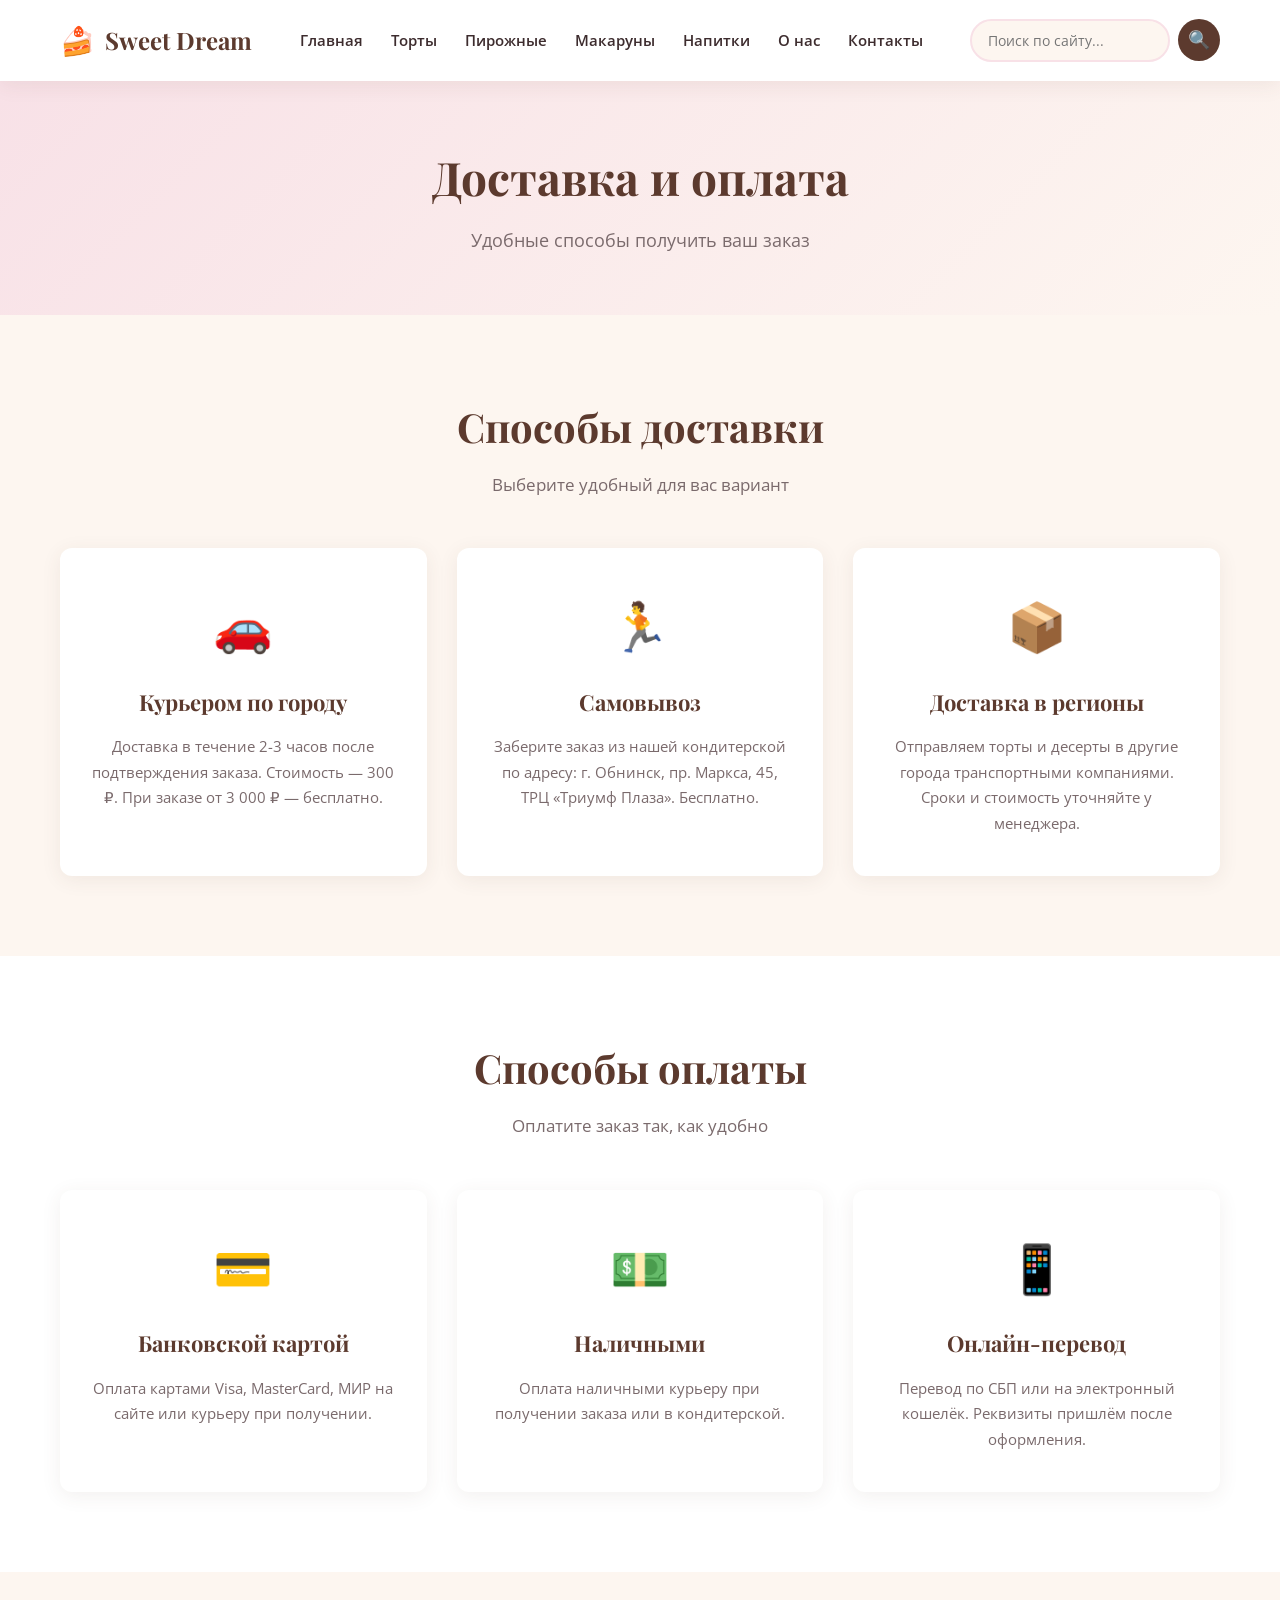
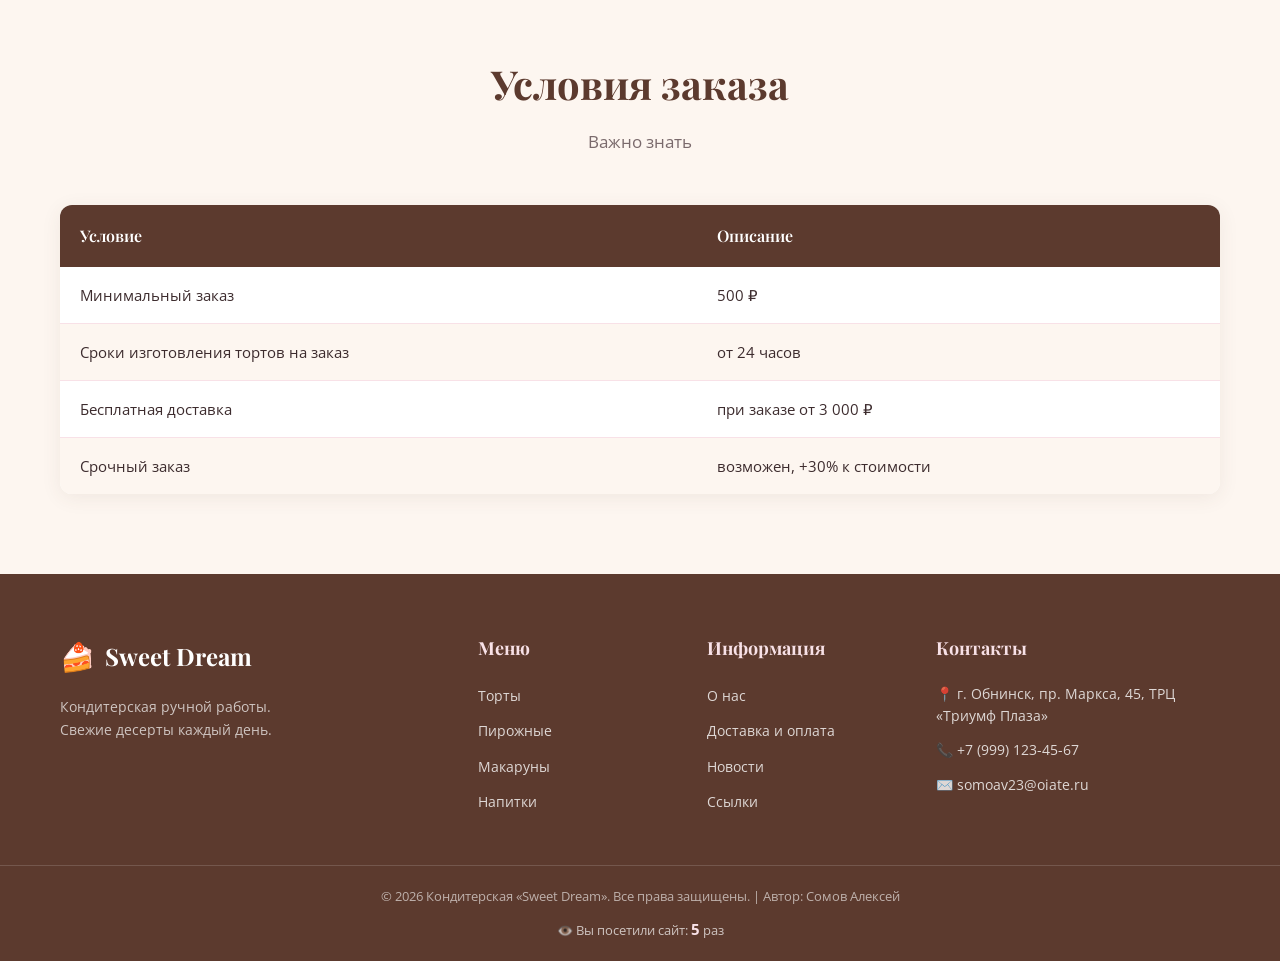
<file: pages/delivery.html>
﻿<!DOCTYPE html>
<html lang="ru">
<head>
    <meta charset="UTF-8">
    <meta name="viewport" content="width=device-width, initial-scale=1.0">
    <meta name="description" content="Доставка и оплата в кондитерской Sweet Dream. Условия, сроки, способы оплаты.">
    <meta name="keywords" content="доставка тортов, оплата, условия доставки, кондитерская">
    <meta name="author" content="Сомов Алексей">
    <title>Доставка и оплата — Sweet Dream</title>
    <link rel="preconnect" href="https://fonts.googleapis.com">
    <link rel="preconnect" href="https://fonts.gstatic.com" crossorigin>
    <link href="https://fonts.googleapis.com/css2?family=Playfair+Display:wght@400;700&family=Open+Sans:wght@300;400;600&display=swap" rel="stylesheet">
    <link rel="stylesheet" href="../css/style.css">
    <link rel="icon" type="image/x-icon" href="../favicon.ico">
</head>
<body>

    <header class="header">
        <div class="container header__inner">
            <a href="../index.html" class="logo">
                <span class="logo__icon">🍰</span>
                <span class="logo__text">Sweet Dream</span>
            </a>
            <nav class="nav">
                <ul class="nav__list">
                    <li><a href="../index.html" class="nav__link">Главная</a></li>
                    <li><a href="cakes.html" class="nav__link">Торты</a></li>
                    <li><a href="pastries.html" class="nav__link">Пирожные</a></li>
                    <li><a href="macarons.html" class="nav__link">Макаруны</a></li>
                    <li><a href="drinks.html" class="nav__link">Напитки</a></li>
                    <li><a href="about.html" class="nav__link">О нас</a></li>
                    <li><a href="contacts.html" class="nav__link">Контакты</a></li>
                </ul>
            </nav>
            <form class="search-form" id="search-form">
                <input type="text" id="search-input" class="search-form__input" placeholder="Поиск по сайту...">
                <button type="submit" class="search-form__btn">🔍</button>
            </form>
        </div>
    </header>

    <section class="page-header">
        <div class="container">
            <h1 class="page-header__title">Доставка и оплата</h1>
            <p class="page-header__subtitle">Удобные способы получить ваш заказ</p>
        </div>
    </section>

    <section class="section">
        <div class="container">
            <h2 class="section__title">Способы доставки</h2>
            <p class="section__subtitle">Выберите удобный для вас вариант</p>
            <div class="info-cards">
                <div class="info-card">
                    <span class="info-card__icon">🚗</span>
                    <h3 class="info-card__title">Курьером по городу</h3>
                    <p class="info-card__text">Доставка в течение 2-3 часов после подтверждения заказа. Стоимость — 300 ₽. При заказе от 3 000 ₽ — бесплатно.</p>
                </div>
                <div class="info-card">
                    <span class="info-card__icon">🏃</span>
                    <h3 class="info-card__title">Самовывоз</h3>
                    <p class="info-card__text">Заберите заказ из нашей кондитерской по адресу: г. Обнинск, пр. Маркса, 45, ТРЦ «Триумф Плаза». Бесплатно.</p>
                </div>
                <div class="info-card">
                    <span class="info-card__icon">📦</span>
                    <h3 class="info-card__title">Доставка в регионы</h3>
                    <p class="info-card__text">Отправляем торты и десерты в другие города транспортными компаниями. Сроки и стоимость уточняйте у менеджера.</p>
                </div>
            </div>
        </div>
    </section>

    <section class="section section--alt">
        <div class="container">
            <h2 class="section__title">Способы оплаты</h2>
            <p class="section__subtitle">Оплатите заказ так, как удобно</p>
            <div class="info-cards">
                <div class="info-card">
                    <span class="info-card__icon">💳</span>
                    <h3 class="info-card__title">Банковской картой</h3>
                    <p class="info-card__text">Оплата картами Visa, MasterCard, МИР на сайте или курьеру при получении.</p>
                </div>
                <div class="info-card">
                    <span class="info-card__icon">💵</span>
                    <h3 class="info-card__title">Наличными</h3>
                    <p class="info-card__text">Оплата наличными курьеру при получении заказа или в кондитерской.</p>
                </div>
                <div class="info-card">
                    <span class="info-card__icon">📱</span>
                    <h3 class="info-card__title">Онлайн-перевод</h3>
                    <p class="info-card__text">Перевод по СБП или на электронный кошелёк. Реквизиты пришлём после оформления.</p>
                </div>
            </div>
        </div>
    </section>

    <section class="section">
        <div class="container">
            <h2 class="section__title">Условия заказа</h2>
            <p class="section__subtitle">Важно знать</p>
            <div class="table-wrap">
                <table class="price-table">
                    <thead>
                        <tr>
                            <th>Условие</th>
                            <th>Описание</th>
                        </tr>
                    </thead>
                    <tbody>
                        <tr><td>Минимальный заказ</td><td>500 ₽</td></tr>
                        <tr><td>Сроки изготовления тортов на заказ</td><td>от 24 часов</td></tr>
                        <tr><td>Бесплатная доставка</td><td>при заказе от 3 000 ₽</td></tr>
                        <tr><td>Срочный заказ</td><td>возможен, +30% к стоимости</td></tr>
                    </tbody>
                </table>
            </div>
        </div>
    </section>

    <footer class="footer">
        <div class="container footer__inner">
            <div class="footer__col">
                <a href="../index.html" class="logo logo--footer">
                    <span class="logo__icon">🍰</span>
                    <span class="logo__text">Sweet Dream</span>
                </a>
                <p class="footer__text">Кондитерская ручной работы.<br>Свежие десерты каждый день.</p>
            </div>
            <div class="footer__col">
                <h3 class="footer__title">Меню</h3>
                <ul class="footer__list">
                    <li><a href="cakes.html">Торты</a></li>
                    <li><a href="pastries.html">Пирожные</a></li>
                    <li><a href="macarons.html">Макаруны</a></li>
                    <li><a href="drinks.html">Напитки</a></li>
                </ul>
            </div>
            <div class="footer__col">
                <h3 class="footer__title">Информация</h3>
                <ul class="footer__list">
                    <li><a href="about.html">О нас</a></li>
                    <li><a href="delivery.html">Доставка и оплата</a></li>
                    <li><a href="news.html">Новости</a></li>
                    <li><a href="links.html">Ссылки</a></li>
                </ul>
            </div>
            <div class="footer__col">
                <h3 class="footer__title">Контакты</h3>
                <ul class="footer__list footer__list--contacts">
                    <li>📍 г. Обнинск, пр. Маркса, 45, ТРЦ «Триумф Плаза»</li>
                    <li>📞 +7 (999) 123-45-67</li>
                    <li>✉️ somoav23@oiate.ru</li>
                </ul>
            </div>
        </div>
        <div class="footer__bottom">
            <div class="container">
                <p>© 2026 Кондитерская «Sweet Dream». Все права защищены. | Автор: Сомов Алексей</p>
                <p class="footer__counter">👁️ Вы посетили сайт: <span id="visit-counter">1</span> раз</p>
            </div>
        </div>
    </footer>

    <script src="../js/counter.js"></script>
    <script src="../js/search.js"></script>

</body>
</html>
</file>
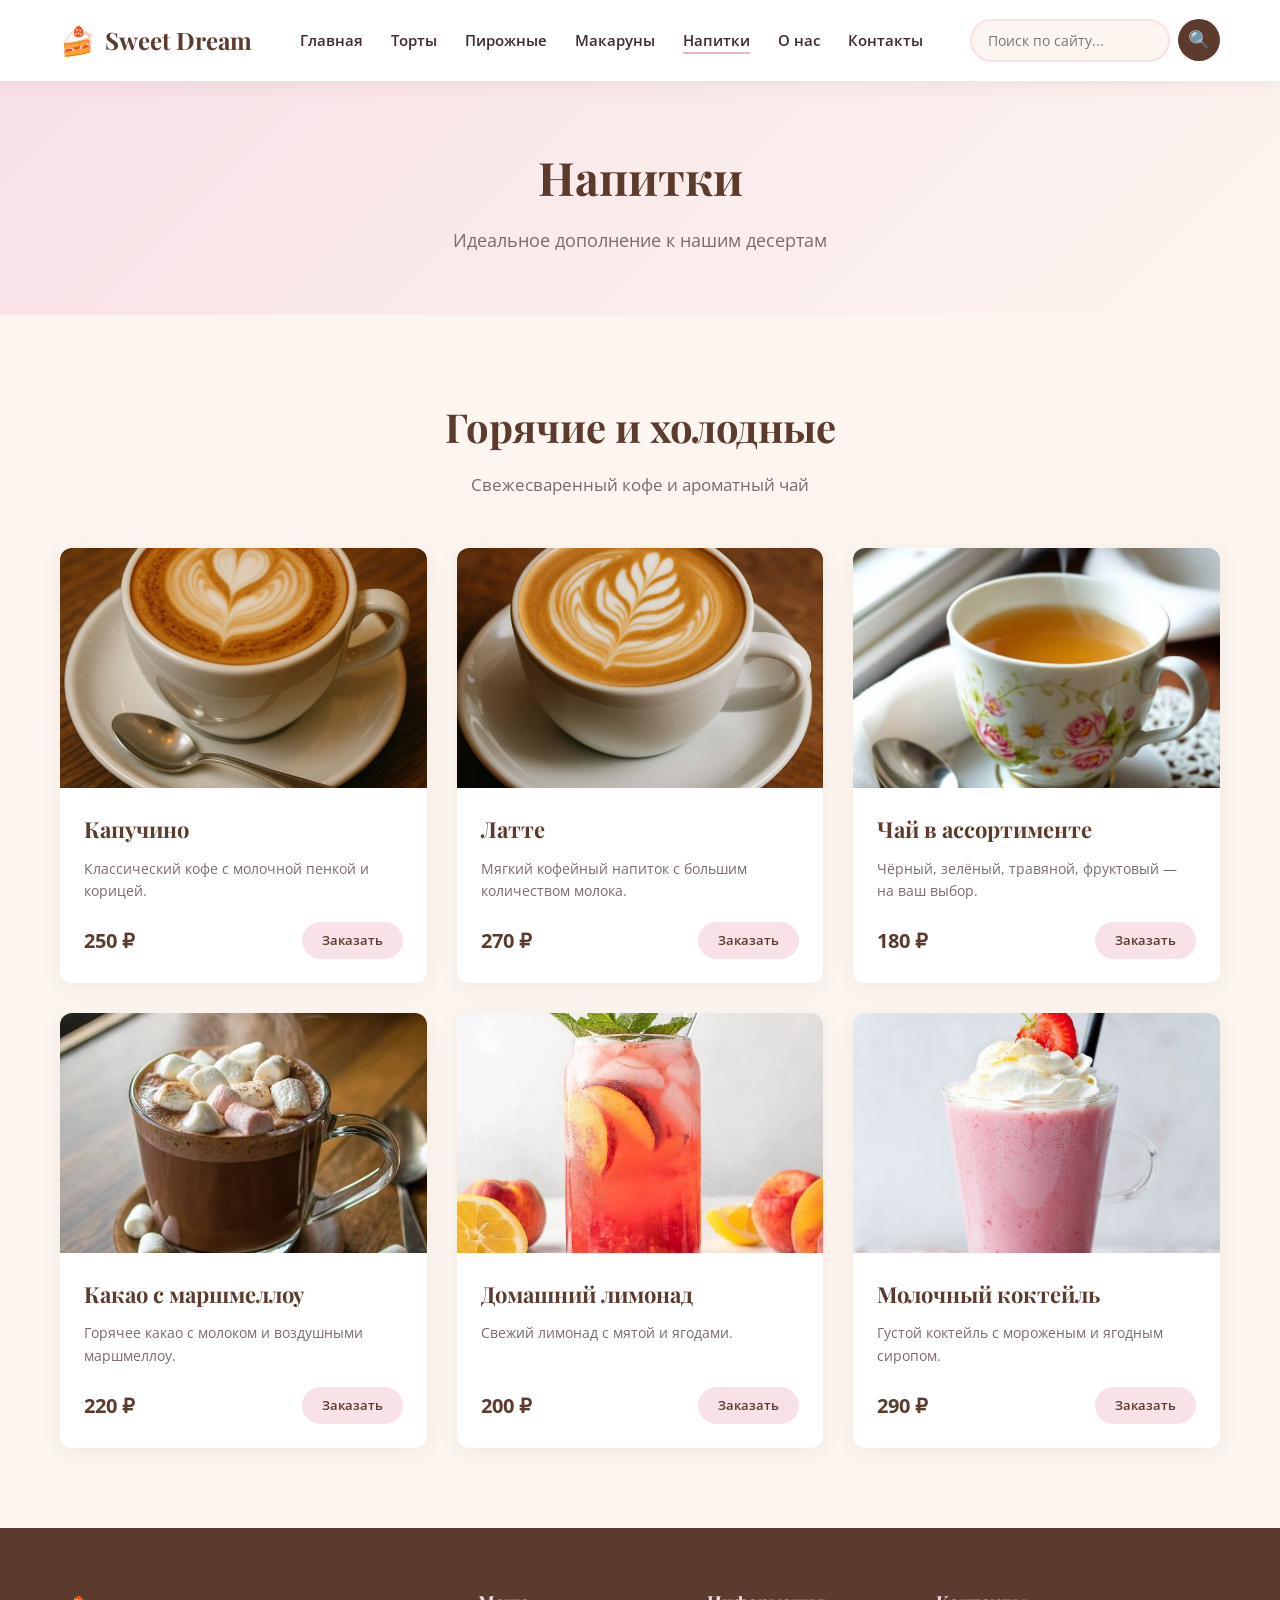
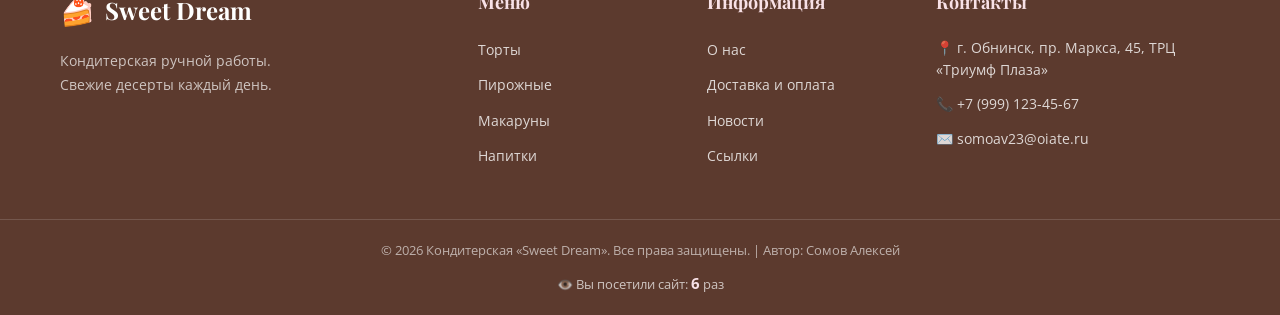
<file: pages/drinks.html>
﻿<!DOCTYPE html>
<html lang="ru">
<head>
    <meta charset="UTF-8">
    <meta name="viewport" content="width=device-width, initial-scale=1.0">
    
    <meta name="description" content="Напитки в кондитерской Sweet Dream: кофе, чай, лимонады, какао. Идеальное дополнение к десертам.">
    <meta name="keywords" content="кофе, чай, лимонад, какао, напитки, кондитерская">
    <meta name="author" content="Сомов Алексей">
    
    <title>Напитки — Sweet Dream</title>
    
    <link rel="preconnect" href="https://fonts.googleapis.com">
    <link rel="preconnect" href="https://fonts.gstatic.com" crossorigin>
    <link href="https://fonts.googleapis.com/css2?family=Playfair+Display:wght@400;700&family=Open+Sans:wght@300;400;600&display=swap" rel="stylesheet">
    
    <link rel="stylesheet" href="../css/style.css">

    <link rel="icon" type="image/x-icon" href="../favicon.ico">
</head>
<body>

    <header class="header">
        <div class="container header__inner">
            <a href="../index.html" class="logo">
                <span class="logo__icon">🍰</span>
                <span class="logo__text">Sweet Dream</span>
            </a>
            
            <nav class="nav">
                <ul class="nav__list">
                    <li><a href="../index.html" class="nav__link">Главная</a></li>
                    <li><a href="cakes.html" class="nav__link">Торты</a></li>
                    <li><a href="pastries.html" class="nav__link">Пирожные</a></li>
                    <li><a href="macarons.html" class="nav__link">Макаруны</a></li>
                    <li><a href="drinks.html" class="nav__link nav__link--active">Напитки</a></li>
                    <li><a href="about.html" class="nav__link">О нас</a></li>
                    <li><a href="contacts.html" class="nav__link">Контакты</a></li>
                </ul>
            </nav>
            
            <form class="search-form" id="search-form">
                <input type="text" id="search-input" class="search-form__input" placeholder="Поиск по сайту...">
                <button type="submit" class="search-form__btn">🔍</button>
            </form>
        </div>
    </header>

    <section class="page-header">
        <div class="container">
            <h1 class="page-header__title">Напитки</h1>
            <p class="page-header__subtitle">Идеальное дополнение к нашим десертам</p>
        </div>
    </section>

    <section class="section">
        <div class="container">
            <h2 class="section__title">Горячие и холодные</h2>
            <p class="section__subtitle">Свежесваренный кофе и ароматный чай</p>
            
            <div class="products">
                <article class="product-card">
                    <div class="product-card__image">
                        <img src="../images/drink-1.jpg" alt="Капучино">
                    </div>
                    <div class="product-card__body">
                        <h3 class="product-card__title">Капучино</h3>
                        <p class="product-card__desc">Классический кофе с молочной пенкой и корицей.</p>
                        <div class="product-card__footer">
                            <span class="product-card__price">250 ₽</span>
                            <a href="contacts.html" class="btn btn--small">Заказать</a>
                        </div>
                    </div>
                </article>

                <article class="product-card">
                    <div class="product-card__image">
                        <img src="../images/drink-2.jpg" alt="Латте">
                    </div>
                    <div class="product-card__body">
                        <h3 class="product-card__title">Латте</h3>
                        <p class="product-card__desc">Мягкий кофейный напиток с большим количеством молока.</p>
                        <div class="product-card__footer">
                            <span class="product-card__price">270 ₽</span>
                            <a href="contacts.html" class="btn btn--small">Заказать</a>
                        </div>
                    </div>
                </article>

                <article class="product-card">
                    <div class="product-card__image">
                        <img src="../images/drink-3.jpg" alt="Чай">
                    </div>
                    <div class="product-card__body">
                        <h3 class="product-card__title">Чай в ассортименте</h3>
                        <p class="product-card__desc">Чёрный, зелёный, травяной, фруктовый — на ваш выбор.</p>
                        <div class="product-card__footer">
                            <span class="product-card__price">180 ₽</span>
                            <a href="contacts.html" class="btn btn--small">Заказать</a>
                        </div>
                    </div>
                </article>

                <article class="product-card">
                    <div class="product-card__image">
                        <img src="../images/drink-4.jpg" alt="Какао">
                    </div>
                    <div class="product-card__body">
                        <h3 class="product-card__title">Какао с маршмеллоу</h3>
                        <p class="product-card__desc">Горячее какао с молоком и воздушными маршмеллоу.</p>
                        <div class="product-card__footer">
                            <span class="product-card__price">220 ₽</span>
                            <a href="contacts.html" class="btn btn--small">Заказать</a>
                        </div>
                    </div>
                </article>

                <article class="product-card">
                    <div class="product-card__image">
                        <img src="../images/drink-5.jpg" alt="Лимонад">
                    </div>
                    <div class="product-card__body">
                        <h3 class="product-card__title">Домашний лимонад</h3>
                        <p class="product-card__desc">Свежий лимонад с мятой и ягодами.</p>
                        <div class="product-card__footer">
                            <span class="product-card__price">200 ₽</span>
                            <a href="contacts.html" class="btn btn--small">Заказать</a>
                        </div>
                    </div>
                </article>

                <article class="product-card">
                    <div class="product-card__image">
                        <img src="../images/drink-6.jpg" alt="Молочный коктейль">
                    </div>
                    <div class="product-card__body">
                        <h3 class="product-card__title">Молочный коктейль</h3>
                        <p class="product-card__desc">Густой коктейль с мороженым и ягодным сиропом.</p>
                        <div class="product-card__footer">
                            <span class="product-card__price">290 ₽</span>
                            <a href="contacts.html" class="btn btn--small">Заказать</a>
                        </div>
                    </div>
                </article>
            </div>
        </div>
    </section>

    <footer class="footer">
        <div class="container footer__inner">
            <div class="footer__col">
                <a href="../index.html" class="logo logo--footer">
                    <span class="logo__icon">🍰</span>
                    <span class="logo__text">Sweet Dream</span>
                </a>
                <p class="footer__text">Кондитерская ручной работы.<br>Свежие десерты каждый день.</p>
            </div>
            
            <div class="footer__col">
                <h3 class="footer__title">Меню</h3>
                <ul class="footer__list">
                    <li><a href="cakes.html">Торты</a></li>
                    <li><a href="pastries.html">Пирожные</a></li>
                    <li><a href="macarons.html">Макаруны</a></li>
                    <li><a href="drinks.html">Напитки</a></li>
                </ul>
            </div>
            
            <div class="footer__col">
                <h3 class="footer__title">Информация</h3>
                <ul class="footer__list">
                    <li><a href="about.html">О нас</a></li>
                    <li><a href="delivery.html">Доставка и оплата</a></li>
                    <li><a href="news.html">Новости</a></li>
                    <li><a href="links.html">Ссылки</a></li>
                </ul>
            </div>
            
            <div class="footer__col">
                <h3 class="footer__title">Контакты</h3>
                <ul class="footer__list footer__list--contacts">
                    <li>📍 г. Обнинск, пр. Маркса, 45, ТРЦ «Триумф Плаза»</li>
                    <li>📞 +7 (999) 123-45-67</li>
                    <li>✉️ somoav23@oiate.ru</li>
                </ul>
            </div>
        </div>
        
        <div class="footer__bottom">
            <div class="container">
                <p>© 2026 Кондитерская «Sweet Dream». Все права защищены. | Автор: Сомов Алексей</p>
                <p class="footer__counter">👁️ Вы посетили сайт: <span id="visit-counter">1</span> раз</p>
            </div>
        </div>
    </footer>

    <script src="../js/counter.js"></script>
    <script src="../js/search.js"></script>

</body>
</html>
</file>
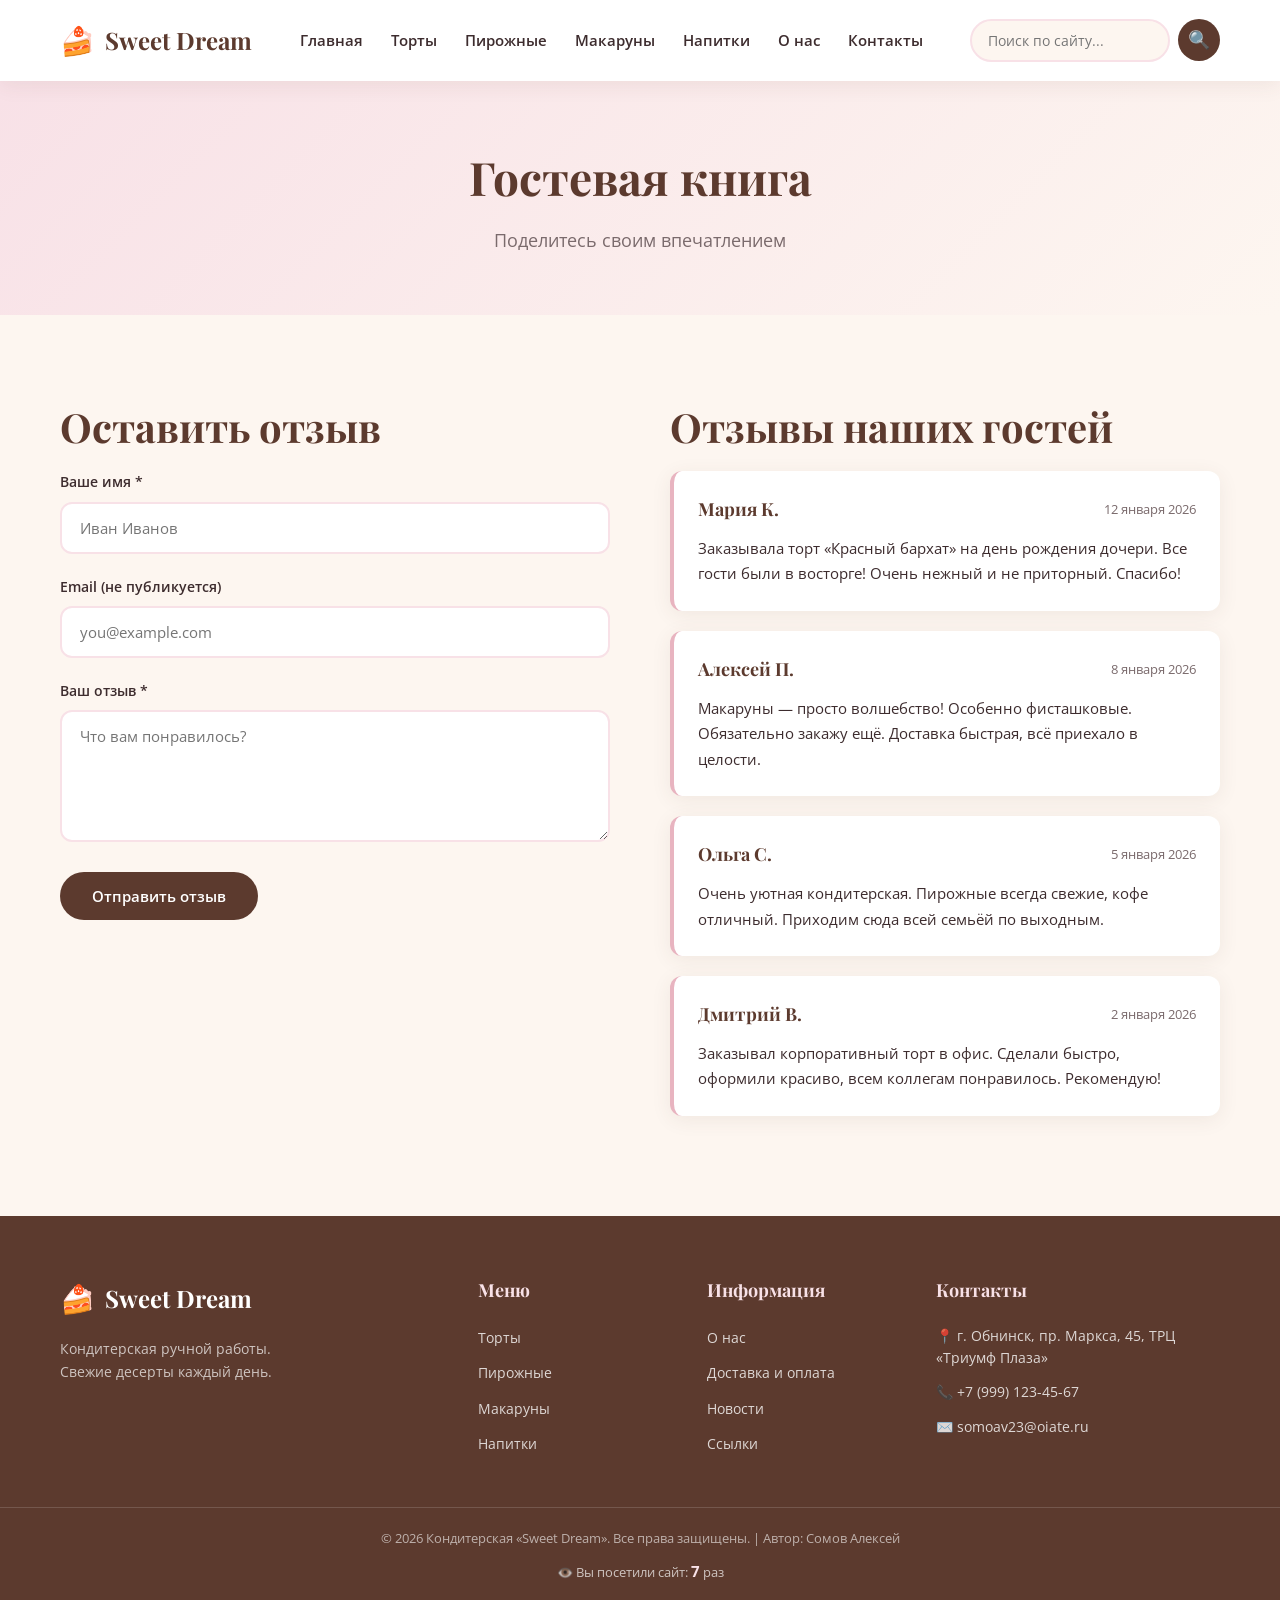
<file: pages/guestbook.html>
﻿<!DOCTYPE html>
<html lang="ru">
<head>
    <meta charset="UTF-8">
    <meta name="viewport" content="width=device-width, initial-scale=1.0">
    
    <meta name="description" content="Гостевая книга кондитерской Sweet Dream. Оставьте свой отзыв о нашей продукции.">
    <meta name="keywords" content="гостевая книга, отзывы, кондитерская, обратная связь">
    <meta name="author" content="Сомов Алексей">
    
    <title>Гостевая книга — Sweet Dream</title>
    
    <link rel="preconnect" href="https://fonts.googleapis.com">
    <link rel="preconnect" href="https://fonts.gstatic.com" crossorigin>
    <link href="https://fonts.googleapis.com/css2?family=Playfair+Display:wght@400;700&family=Open+Sans:wght@300;400;600&display=swap" rel="stylesheet">
    
    <link rel="stylesheet" href="../css/style.css">

    <link rel="icon" type="image/x-icon" href="../favicon.ico">
</head>
<body>

    <header class="header">
        <div class="container header__inner">
            <a href="../index.html" class="logo">
                <span class="logo__icon">🍰</span>
                <span class="logo__text">Sweet Dream</span>
            </a>
            
            <nav class="nav">
                <ul class="nav__list">
                    <li><a href="../index.html" class="nav__link">Главная</a></li>
                    <li><a href="cakes.html" class="nav__link">Торты</a></li>
                    <li><a href="pastries.html" class="nav__link">Пирожные</a></li>
                    <li><a href="macarons.html" class="nav__link">Макаруны</a></li>
                    <li><a href="drinks.html" class="nav__link">Напитки</a></li>
                    <li><a href="about.html" class="nav__link">О нас</a></li>
                    <li><a href="contacts.html" class="nav__link">Контакты</a></li>
                </ul>
            </nav>
            
            <form class="search-form" id="search-form">
                <input type="text" id="search-input" class="search-form__input" placeholder="Поиск по сайту...">
                <button type="submit" class="search-form__btn">🔍</button>
            </form>
        </div>
    </header>

    <section class="page-header">
        <div class="container">
            <h1 class="page-header__title">Гостевая книга</h1>
            <p class="page-header__subtitle">Поделитесь своим впечатлением</p>
        </div>
    </section>

    <section class="section">
        <div class="container">
            <div class="guestbook-grid">
                <div class="guestbook-form">
                    <h2 class="section__title section__title--left">Оставить отзыв</h2>
                    <form class="form" action="#" method="post">
                        <div class="form__group">
                            <label for="gb-name" class="form__label">Ваше имя *</label>
                            <input type="text" id="gb-name" name="name" class="form__input" placeholder="Иван Иванов" required>
                        </div>
                        
                        <div class="form__group">
                            <label for="gb-email" class="form__label">Email (не публикуется)</label>
                            <input type="email" id="gb-email" name="email" class="form__input" placeholder="you@example.com">
                        </div>
                        
                        <div class="form__group">
                            <label for="gb-message" class="form__label">Ваш отзыв *</label>
                            <textarea id="gb-message" name="message" class="form__textarea" rows="5" placeholder="Что вам понравилось?" required></textarea>
                        </div>
                        
                        <button type="submit" class="btn btn--primary">Отправить отзыв</button>
                    </form>
                </div>
                
                <div class="guestbook-list">
                    <h2 class="section__title section__title--left">Отзывы наших гостей</h2>
                    
                    <div class="review">
                        <div class="review__header">
                            <span class="review__author">Мария К.</span>
                            <span class="review__date">12 января 2026</span>
                        </div>
                        <p class="review__text">Заказывала торт «Красный бархат» на день рождения дочери. Все гости были в восторге! Очень нежный и не приторный. Спасибо!</p>
                    </div>
                    
                    <div class="review">
                        <div class="review__header">
                            <span class="review__author">Алексей П.</span>
                            <span class="review__date">8 января 2026</span>
                        </div>
                        <p class="review__text">Макаруны — просто волшебство! Особенно фисташковые. Обязательно закажу ещё. Доставка быстрая, всё приехало в целости.</p>
                    </div>
                    
                    <div class="review">
                        <div class="review__header">
                            <span class="review__author">Ольга С.</span>
                            <span class="review__date">5 января 2026</span>
                        </div>
                        <p class="review__text">Очень уютная кондитерская. Пирожные всегда свежие, кофе отличный. Приходим сюда всей семьёй по выходным.</p>
                    </div>
                    
                    <div class="review">
                        <div class="review__header">
                            <span class="review__author">Дмитрий В.</span>
                            <span class="review__date">2 января 2026</span>
                        </div>
                        <p class="review__text">Заказывал корпоративный торт в офис. Сделали быстро, оформили красиво, всем коллегам понравилось. Рекомендую!</p>
                    </div>
                </div>
            </div>
        </div>
    </section>

    <footer class="footer">
        <div class="container footer__inner">
            <div class="footer__col">
                <a href="../index.html" class="logo logo--footer">
                    <span class="logo__icon">🍰</span>
                    <span class="logo__text">Sweet Dream</span>
                </a>
                <p class="footer__text">Кондитерская ручной работы.<br>Свежие десерты каждый день.</p>
            </div>
            
            <div class="footer__col">
                <h3 class="footer__title">Меню</h3>
                <ul class="footer__list">
                    <li><a href="cakes.html">Торты</a></li>
                    <li><a href="pastries.html">Пирожные</a></li>
                    <li><a href="macarons.html">Макаруны</a></li>
                    <li><a href="drinks.html">Напитки</a></li>
                </ul>
            </div>
            
            <div class="footer__col">
                <h3 class="footer__title">Информация</h3>
                <ul class="footer__list">
                    <li><a href="about.html">О нас</a></li>
                    <li><a href="delivery.html">Доставка и оплата</a></li>
                    <li><a href="news.html">Новости</a></li>
                    <li><a href="links.html">Ссылки</a></li>
                </ul>
            </div>
            
            <div class="footer__col">
                <h3 class="footer__title">Контакты</h3>
                <ul class="footer__list footer__list--contacts">
                    <li>📍 г. Обнинск, пр. Маркса, 45, ТРЦ «Триумф Плаза»</li>
                    <li>📞 +7 (999) 123-45-67</li>
                    <li>✉️ somoav23@oiate.ru</li>
                </ul>
            </div>
        </div>
        
        <div class="footer__bottom">
            <div class="container">
                <p>© 2026 Кондитерская «Sweet Dream». Все права защищены. | Автор: Сомов Алексей</p>
                <p class="footer__counter">👁️ Вы посетили сайт: <span id="visit-counter">1</span> раз</p>
            </div>
        </div>
    </footer>

    <script src="../js/counter.js"></script>
    <script src="../js/search.js"></script>

</body>
</html>
</file>
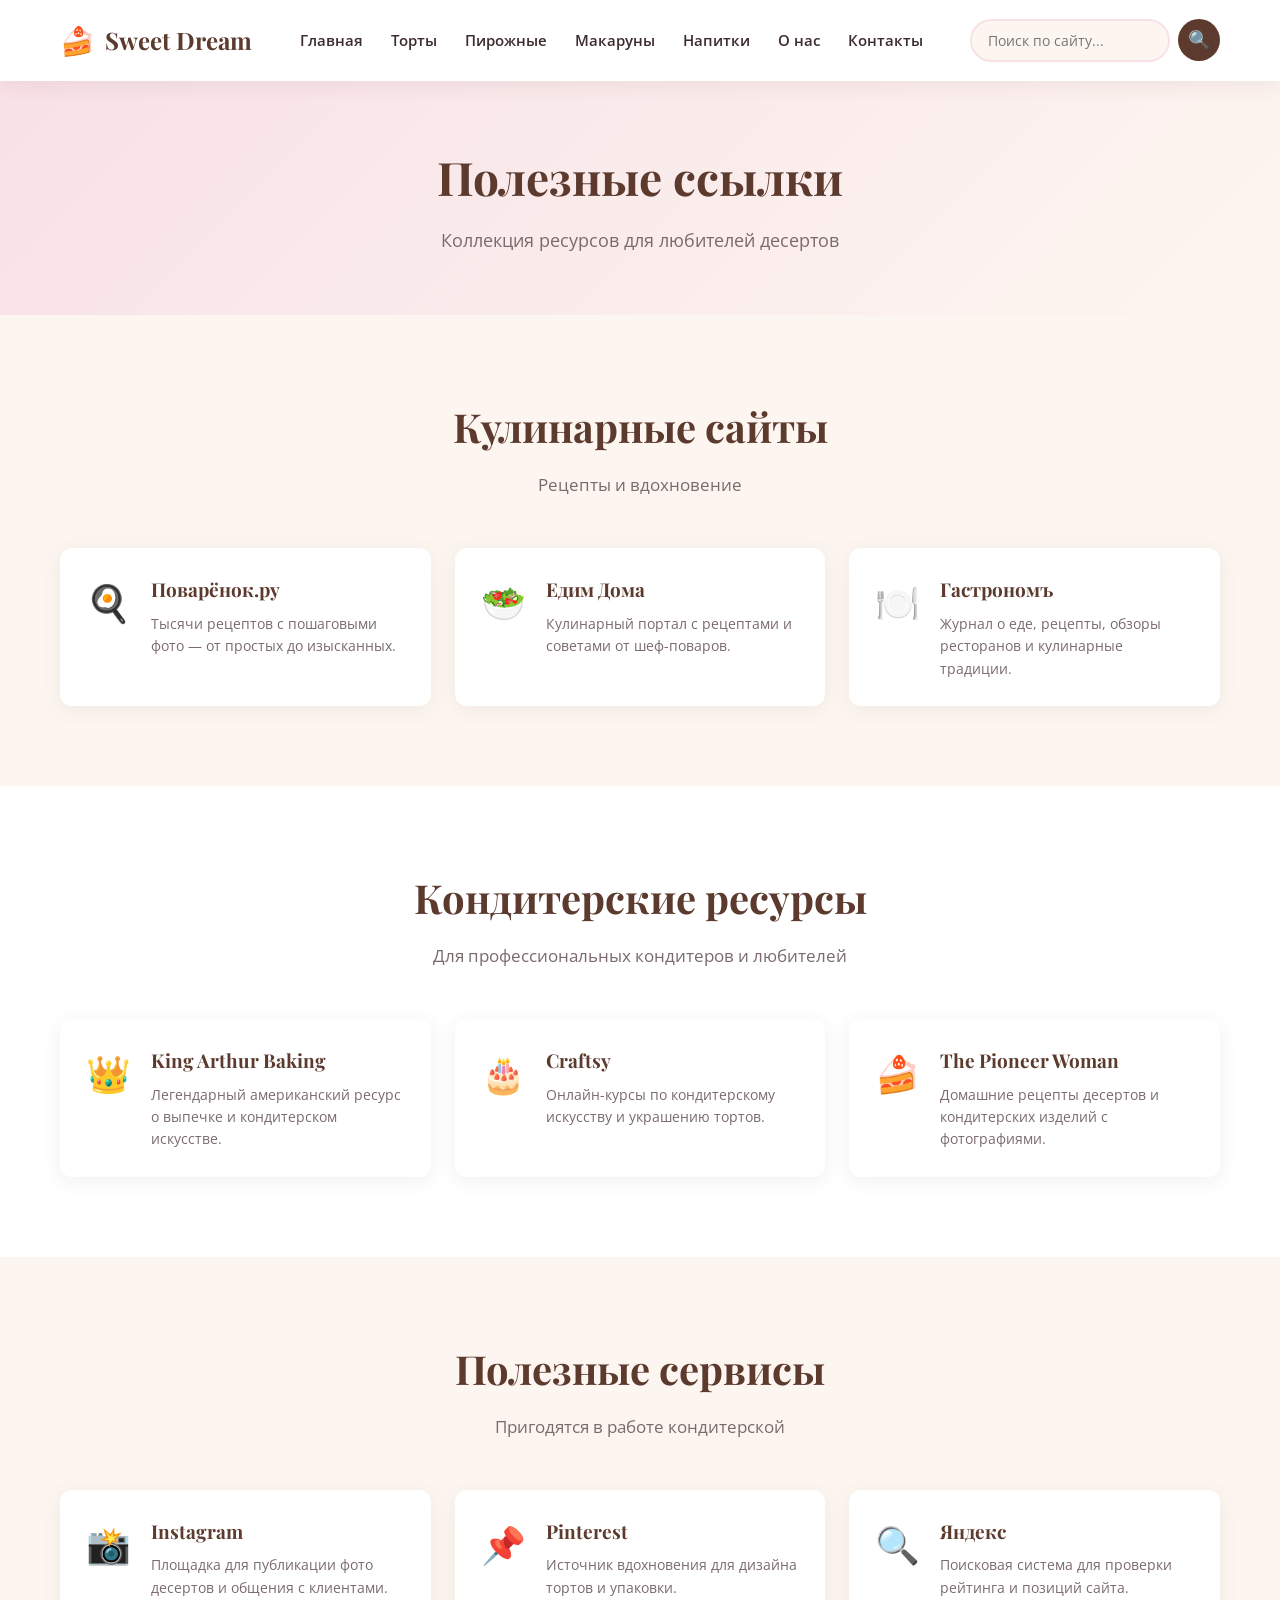
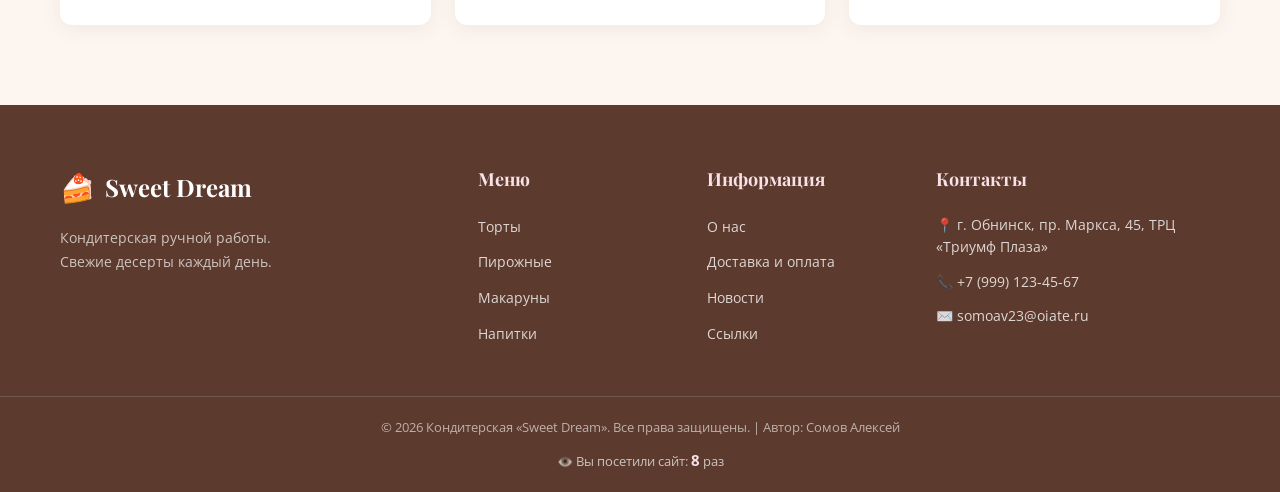
<file: pages/links.html>
﻿<!DOCTYPE html>
<html lang="ru">
<head>
    <meta charset="UTF-8">
    <meta name="viewport" content="width=device-width, initial-scale=1.0">
    
    <meta name="description" content="Полезные ссылки на кулинарные ресурсы, рецепты и кондитерские сайты.">
    <meta name="keywords" content="полезные ссылки, кулинарные сайты, рецепты, кондитерские">
    <meta name="author" content="Сомов Алексей">
    
    <title>Полезные ссылки — Sweet Dream</title>
    
    <link rel="preconnect" href="https://fonts.googleapis.com">
    <link rel="preconnect" href="https://fonts.gstatic.com" crossorigin>
    <link href="https://fonts.googleapis.com/css2?family=Playfair+Display:wght@400;700&family=Open+Sans:wght@300;400;600&display=swap" rel="stylesheet">
    
    <link rel="stylesheet" href="../css/style.css">

    <link rel="icon" type="image/x-icon" href="../favicon.ico">
</head>
<body>

    <header class="header">
        <div class="container header__inner">
            <a href="../index.html" class="logo">
                <span class="logo__icon">🍰</span>
                <span class="logo__text">Sweet Dream</span>
            </a>
            
            <nav class="nav">
                <ul class="nav__list">
                    <li><a href="../index.html" class="nav__link">Главная</a></li>
                    <li><a href="cakes.html" class="nav__link">Торты</a></li>
                    <li><a href="pastries.html" class="nav__link">Пирожные</a></li>
                    <li><a href="macarons.html" class="nav__link">Макаруны</a></li>
                    <li><a href="drinks.html" class="nav__link">Напитки</a></li>
                    <li><a href="about.html" class="nav__link">О нас</a></li>
                    <li><a href="contacts.html" class="nav__link">Контакты</a></li>
                </ul>
            </nav>
            
            <form class="search-form" id="search-form">
                <input type="text" id="search-input" class="search-form__input" placeholder="Поиск по сайту...">
                <button type="submit" class="search-form__btn">🔍</button>
            </form>
        </div>
    </header>

    <section class="page-header">
        <div class="container">
            <h1 class="page-header__title">Полезные ссылки</h1>
            <p class="page-header__subtitle">Коллекция ресурсов для любителей десертов</p>
        </div>
    </section>

    <section class="section">
        <div class="container">
            <h2 class="section__title">Кулинарные сайты</h2>
            <p class="section__subtitle">Рецепты и вдохновение</p>
            
            <ul class="links-list">
                <li class="link-item">
                    <a href="https://www.povarenok.ru" target="_blank" class="link-item__link">
                        <span class="link-item__icon">🍳</span>
                        <div>
                            <h3 class="link-item__title">Поварёнок.ру</h3>
                            <p class="link-item__desc">Тысячи рецептов с пошаговыми фото — от простых до изысканных.</p>
                        </div>
                    </a>
                </li>
                <li class="link-item">
                    <a href="https://www.edimdoma.ru" target="_blank" class="link-item__link">
                        <span class="link-item__icon">🥗</span>
                        <div>
                            <h3 class="link-item__title">Едим Дома</h3>
                            <p class="link-item__desc">Кулинарный портал с рецептами и советами от шеф-поваров.</p>
                        </div>
                    </a>
                </li>
                <li class="link-item">
                    <a href="https://www.gastronom.ru" target="_blank" class="link-item__link">
                        <span class="link-item__icon">🍽️</span>
                        <div>
                            <h3 class="link-item__title">Гастрономъ</h3>
                            <p class="link-item__desc">Журнал о еде, рецепты, обзоры ресторанов и кулинарные традиции.</p>
                        </div>
                    </a>
                </li>
            </ul>
        </div>
    </section>

    <section class="section section--alt">
        <div class="container">
            <h2 class="section__title">Кондитерские ресурсы</h2>
            <p class="section__subtitle">Для профессиональных кондитеров и любителей</p>
            
            <ul class="links-list">
                <li class="link-item">
                    <a href="https://www.kingarthurbaking.com" target="_blank" class="link-item__link">
                        <span class="link-item__icon">👑</span>
                        <div>
                            <h3 class="link-item__title">King Arthur Baking</h3>
                            <p class="link-item__desc">Легендарный американский ресурс о выпечке и кондитерском искусстве.</p>
                        </div>
                    </a>
                </li>
                <li class="link-item">
                    <a href="https://www.craftsy.com" target="_blank" class="link-item__link">
                        <span class="link-item__icon">🎂</span>
                        <div>
                            <h3 class="link-item__title">Craftsy</h3>
                            <p class="link-item__desc">Онлайн-курсы по кондитерскому искусству и украшению тортов.</p>
                        </div>
                    </a>
                </li>
                <li class="link-item">
                    <a href="https://www.thepioneerwoman.com/food-cooking" target="_blank" class="link-item__link">
                        <span class="link-item__icon">🍰</span>
                        <div>
                            <h3 class="link-item__title">The Pioneer Woman</h3>
                            <p class="link-item__desc">Домашние рецепты десертов и кондитерских изделий с фотографиями.</p>
                        </div>
                    </a>
                </li>
            </ul>
        </div>
    </section>

    <section class="section">
        <div class="container">
            <h2 class="section__title">Полезные сервисы</h2>
            <p class="section__subtitle">Пригодятся в работе кондитерской</p>
            
            <ul class="links-list">
                <li class="link-item">
                    <a href="https://www.instagram.com" target="_blank" class="link-item__link">
                        <span class="link-item__icon">📸</span>
                        <div>
                            <h3 class="link-item__title">Instagram</h3>
                            <p class="link-item__desc">Площадка для публикации фото десертов и общения с клиентами.</p>
                        </div>
                    </a>
                </li>
                <li class="link-item">
                    <a href="https://www.pinterest.com" target="_blank" class="link-item__link">
                        <span class="link-item__icon">📌</span>
                        <div>
                            <h3 class="link-item__title">Pinterest</h3>
                            <p class="link-item__desc">Источник вдохновения для дизайна тортов и упаковки.</p>
                        </div>
                    </a>
                </li>
                <li class="link-item">
                    <a href="https://www.yandex.ru" target="_blank" class="link-item__link">
                        <span class="link-item__icon">🔍</span>
                        <div>
                            <h3 class="link-item__title">Яндекс</h3>
                            <p class="link-item__desc">Поисковая система для проверки рейтинга и позиций сайта.</p>
                        </div>
                    </a>
                </li>
            </ul>
        </div>
    </section>

    <footer class="footer">
        <div class="container footer__inner">
            <div class="footer__col">
                <a href="../index.html" class="logo logo--footer">
                    <span class="logo__icon">🍰</span>
                    <span class="logo__text">Sweet Dream</span>
                </a>
                <p class="footer__text">Кондитерская ручной работы.<br>Свежие десерты каждый день.</p>
            </div>
            
            <div class="footer__col">
                <h3 class="footer__title">Меню</h3>
                <ul class="footer__list">
                    <li><a href="cakes.html">Торты</a></li>
                    <li><a href="pastries.html">Пирожные</a></li>
                    <li><a href="macarons.html">Макаруны</a></li>
                    <li><a href="drinks.html">Напитки</a></li>
                </ul>
            </div>
            
            <div class="footer__col">
                <h3 class="footer__title">Информация</h3>
                <ul class="footer__list">
                    <li><a href="about.html">О нас</a></li>
                    <li><a href="delivery.html">Доставка и оплата</a></li>
                    <li><a href="news.html">Новости</a></li>
                    <li><a href="links.html">Ссылки</a></li>
                </ul>
            </div>
            
            <div class="footer__col">
                <h3 class="footer__title">Контакты</h3>
                <ul class="footer__list footer__list--contacts">
                    <li>📍 г. Обнинск, пр. Маркса, 45, ТРЦ «Триумф Плаза»</li>
                    <li>📞 +7 (999) 123-45-67</li>
                    <li>✉️ somoav23@oiate.ru</li>
                </ul>
            </div>
        </div>
        
        <div class="footer__bottom">
            <div class="container">
                <p>© 2026 Кондитерская «Sweet Dream». Все права защищены. | Автор: Сомов Алексей</p>
                <p class="footer__counter">👁️ Вы посетили сайт: <span id="visit-counter">1</span> раз</p>
            </div>
        </div>
    </footer>

    <script src="../js/counter.js"></script>
    <script src="../js/search.js"></script>

</body>
</html>
</file>
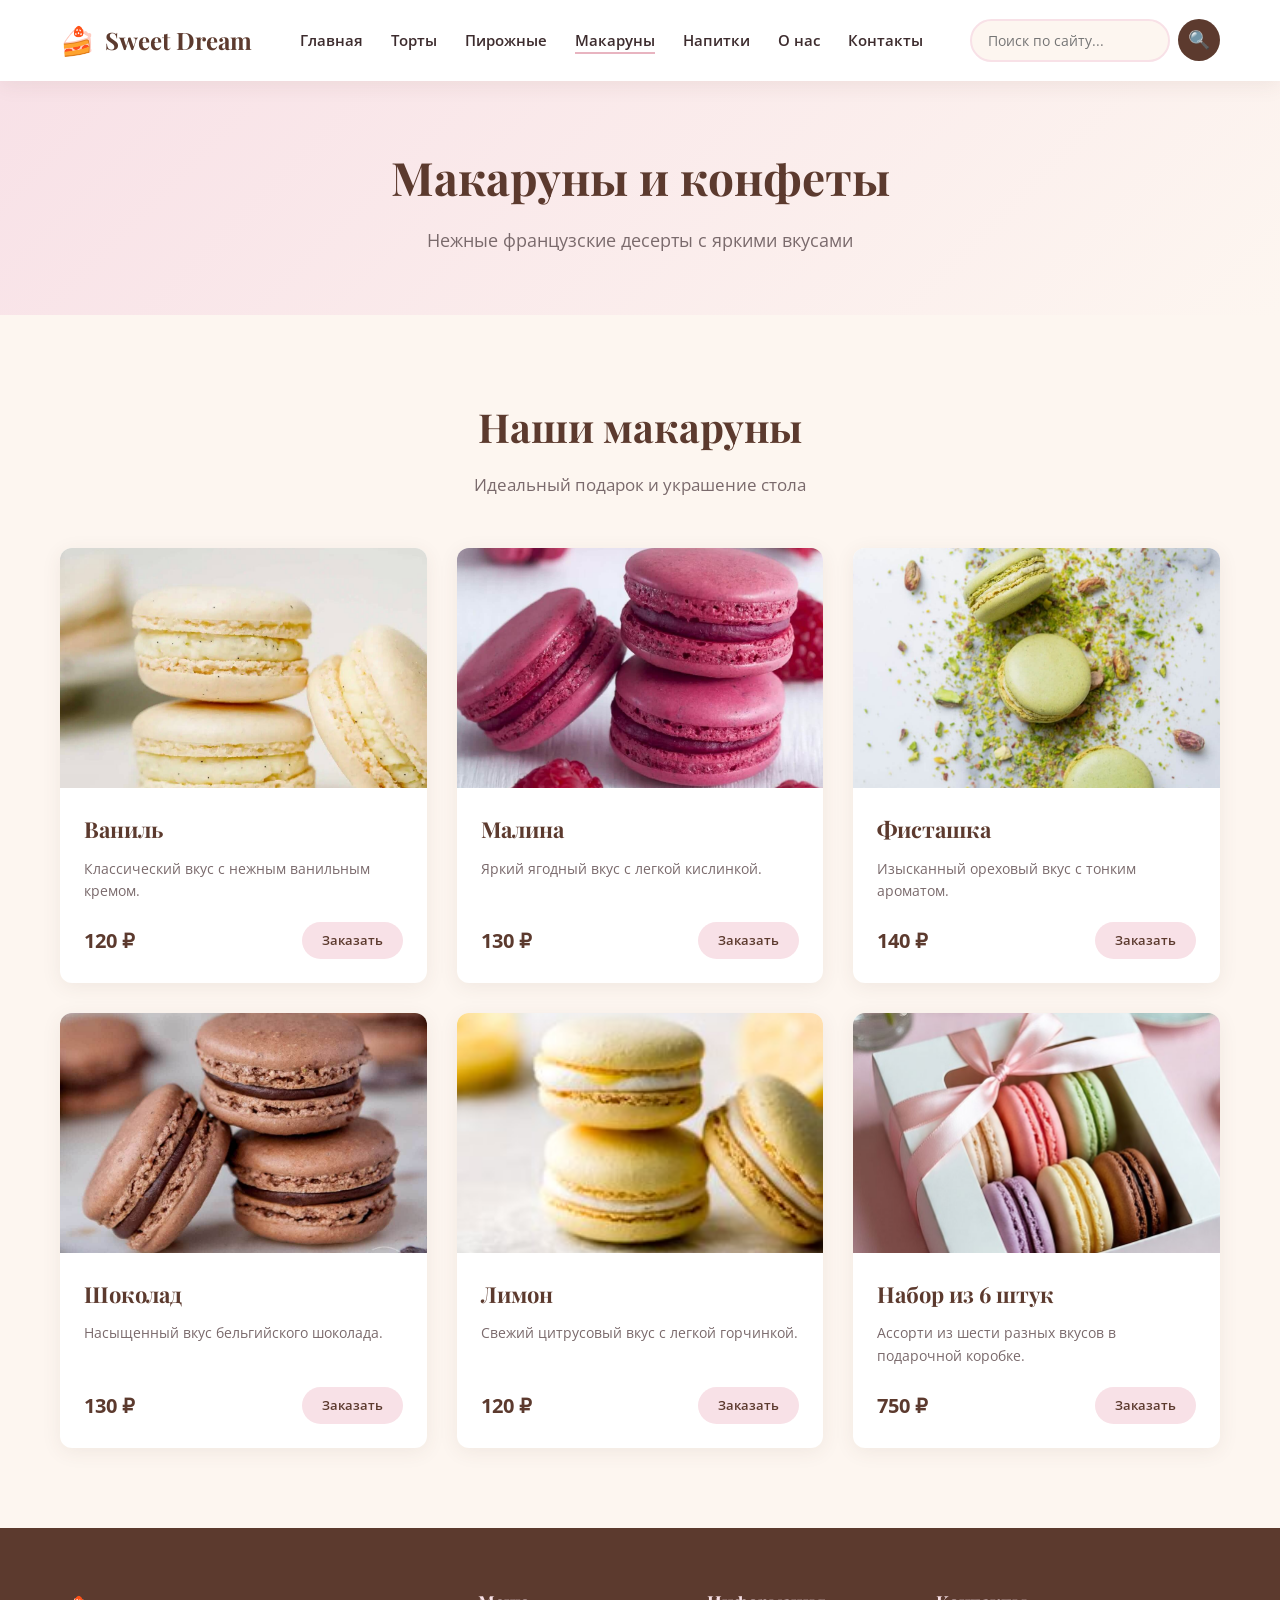
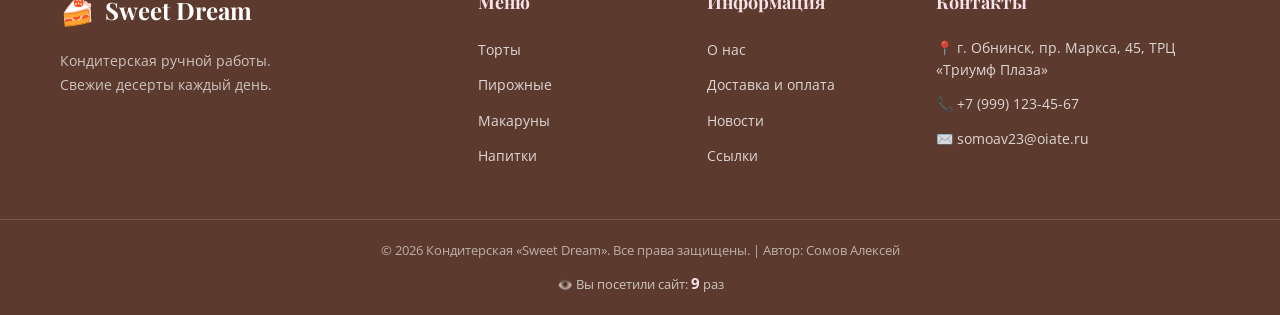
<file: pages/macarons.html>
﻿<!DOCTYPE html>
<html lang="ru">
<head>
    <meta charset="UTF-8">
    <meta name="viewport" content="width=device-width, initial-scale=1.0">
    
    <meta name="description" content="Макаруны и конфеты ручной работы в кондитерской Sweet Dream. Французские макаруны разных вкусов.">
    <meta name="keywords" content="макаруны, макарон, французские макаруны, конфеты, купить макаруны">
    <meta name="author" content="Сомов Алексей">
    
    <title>Макаруны — Sweet Dream</title>
    
    <link rel="preconnect" href="https://fonts.googleapis.com">
    <link rel="preconnect" href="https://fonts.gstatic.com" crossorigin>
    <link href="https://fonts.googleapis.com/css2?family=Playfair+Display:wght@400;700&family=Open+Sans:wght@300;400;600&display=swap" rel="stylesheet">
    
    <link rel="stylesheet" href="../css/style.css">

    <link rel="icon" type="image/x-icon" href="../favicon.ico">
</head>
<body>

    <header class="header">
        <div class="container header__inner">
            <a href="../index.html" class="logo">
                <span class="logo__icon">🍰</span>
                <span class="logo__text">Sweet Dream</span>
            </a>
            
            <nav class="nav">
                <ul class="nav__list">
                    <li><a href="../index.html" class="nav__link">Главная</a></li>
                    <li><a href="cakes.html" class="nav__link">Торты</a></li>
                    <li><a href="pastries.html" class="nav__link">Пирожные</a></li>
                    <li><a href="macarons.html" class="nav__link nav__link--active">Макаруны</a></li>
                    <li><a href="drinks.html" class="nav__link">Напитки</a></li>
                    <li><a href="about.html" class="nav__link">О нас</a></li>
                    <li><a href="contacts.html" class="nav__link">Контакты</a></li>
                </ul>
            </nav>
            
            <form class="search-form" id="search-form">
                <input type="text" id="search-input" class="search-form__input" placeholder="Поиск по сайту...">
                <button type="submit" class="search-form__btn">🔍</button>
            </form>
        </div>
    </header>

    <section class="page-header">
        <div class="container">
            <h1 class="page-header__title">Макаруны и конфеты</h1>
            <p class="page-header__subtitle">Нежные французские десерты с яркими вкусами</p>
        </div>
    </section>

    <section class="section">
        <div class="container">
            <h2 class="section__title">Наши макаруны</h2>
            <p class="section__subtitle">Идеальный подарок и украшение стола</p>
            
            <div class="products">
                <article class="product-card">
                    <div class="product-card__image">
                        <img src="../images/macaron-1.jpg" alt="Макарун ваниль">
                    </div>
                    <div class="product-card__body">
                        <h3 class="product-card__title">Ваниль</h3>
                        <p class="product-card__desc">Классический вкус с нежным ванильным кремом.</p>
                        <div class="product-card__footer">
                            <span class="product-card__price">120 ₽</span>
                            <a href="contacts.html" class="btn btn--small">Заказать</a>
                        </div>
                    </div>
                </article>

                <article class="product-card">
                    <div class="product-card__image">
                        <img src="../images/macaron-2.jpg" alt="Макарун малина">
                    </div>
                    <div class="product-card__body">
                        <h3 class="product-card__title">Малина</h3>
                        <p class="product-card__desc">Яркий ягодный вкус с легкой кислинкой.</p>
                        <div class="product-card__footer">
                            <span class="product-card__price">130 ₽</span>
                            <a href="contacts.html" class="btn btn--small">Заказать</a>
                        </div>
                    </div>
                </article>

                <article class="product-card">
                    <div class="product-card__image">
                        <img src="../images/macaron-3.jpg" alt="Макарун фисташка">
                    </div>
                    <div class="product-card__body">
                        <h3 class="product-card__title">Фисташка</h3>
                        <p class="product-card__desc">Изысканный ореховый вкус с тонким ароматом.</p>
                        <div class="product-card__footer">
                            <span class="product-card__price">140 ₽</span>
                            <a href="contacts.html" class="btn btn--small">Заказать</a>
                        </div>
                    </div>
                </article>

                <article class="product-card">
                    <div class="product-card__image">
                        <img src="../images/macaron-4.jpg" alt="Макарун шоколад">
                    </div>
                    <div class="product-card__body">
                        <h3 class="product-card__title">Шоколад</h3>
                        <p class="product-card__desc">Насыщенный вкус бельгийского шоколада.</p>
                        <div class="product-card__footer">
                            <span class="product-card__price">130 ₽</span>
                            <a href="contacts.html" class="btn btn--small">Заказать</a>
                        </div>
                    </div>
                </article>

                <article class="product-card">
                    <div class="product-card__image">
                        <img src="../images/macaron-5.jpg" alt="Макарун лимон">
                    </div>
                    <div class="product-card__body">
                        <h3 class="product-card__title">Лимон</h3>
                        <p class="product-card__desc">Свежий цитрусовый вкус с легкой горчинкой.</p>
                        <div class="product-card__footer">
                            <span class="product-card__price">120 ₽</span>
                            <a href="contacts.html" class="btn btn--small">Заказать</a>
                        </div>
                    </div>
                </article>

                <article class="product-card">
                    <div class="product-card__image">
                        <img src="../images/macaron-6.jpg" alt="Набор макарунов">
                    </div>
                    <div class="product-card__body">
                        <h3 class="product-card__title">Набор из 6 штук</h3>
                        <p class="product-card__desc">Ассорти из шести разных вкусов в подарочной коробке.</p>
                        <div class="product-card__footer">
                            <span class="product-card__price">750 ₽</span>
                            <a href="contacts.html" class="btn btn--small">Заказать</a>
                        </div>
                    </div>
                </article>
            </div>
        </div>
    </section>

    <footer class="footer">
        <div class="container footer__inner">
            <div class="footer__col">
                <a href="../index.html" class="logo logo--footer">
                    <span class="logo__icon">🍰</span>
                    <span class="logo__text">Sweet Dream</span>
                </a>
                <p class="footer__text">Кондитерская ручной работы.<br>Свежие десерты каждый день.</p>
            </div>
            
            <div class="footer__col">
                <h3 class="footer__title">Меню</h3>
                <ul class="footer__list">
                    <li><a href="cakes.html">Торты</a></li>
                    <li><a href="pastries.html">Пирожные</a></li>
                    <li><a href="macarons.html">Макаруны</a></li>
                    <li><a href="drinks.html">Напитки</a></li>
                </ul>
            </div>
            
            <div class="footer__col">
                <h3 class="footer__title">Информация</h3>
                <ul class="footer__list">
                    <li><a href="about.html">О нас</a></li>
                    <li><a href="delivery.html">Доставка и оплата</a></li>
                    <li><a href="news.html">Новости</a></li>
                    <li><a href="links.html">Ссылки</a></li>
                </ul>
            </div>
            
            <div class="footer__col">
                <h3 class="footer__title">Контакты</h3>
                <ul class="footer__list footer__list--contacts">
                    <li>📍 г. Обнинск, пр. Маркса, 45, ТРЦ «Триумф Плаза»</li>
                    <li>📞 +7 (999) 123-45-67</li>
                    <li>✉️ somoav23@oiate.ru</li>
                </ul>
            </div>
        </div>
        
        <div class="footer__bottom">
            <div class="container">
                <p>© 2026 Кондитерская «Sweet Dream». Все права защищены. | Автор: Сомов Алексей</p>
                <p class="footer__counter">👁️ Вы посетили сайт: <span id="visit-counter">1</span> раз</p>
            </div>
        </div>
    </footer>

    <script src="../js/counter.js"></script>
    <script src="../js/search.js"></script>

</body>
</html>
</file>
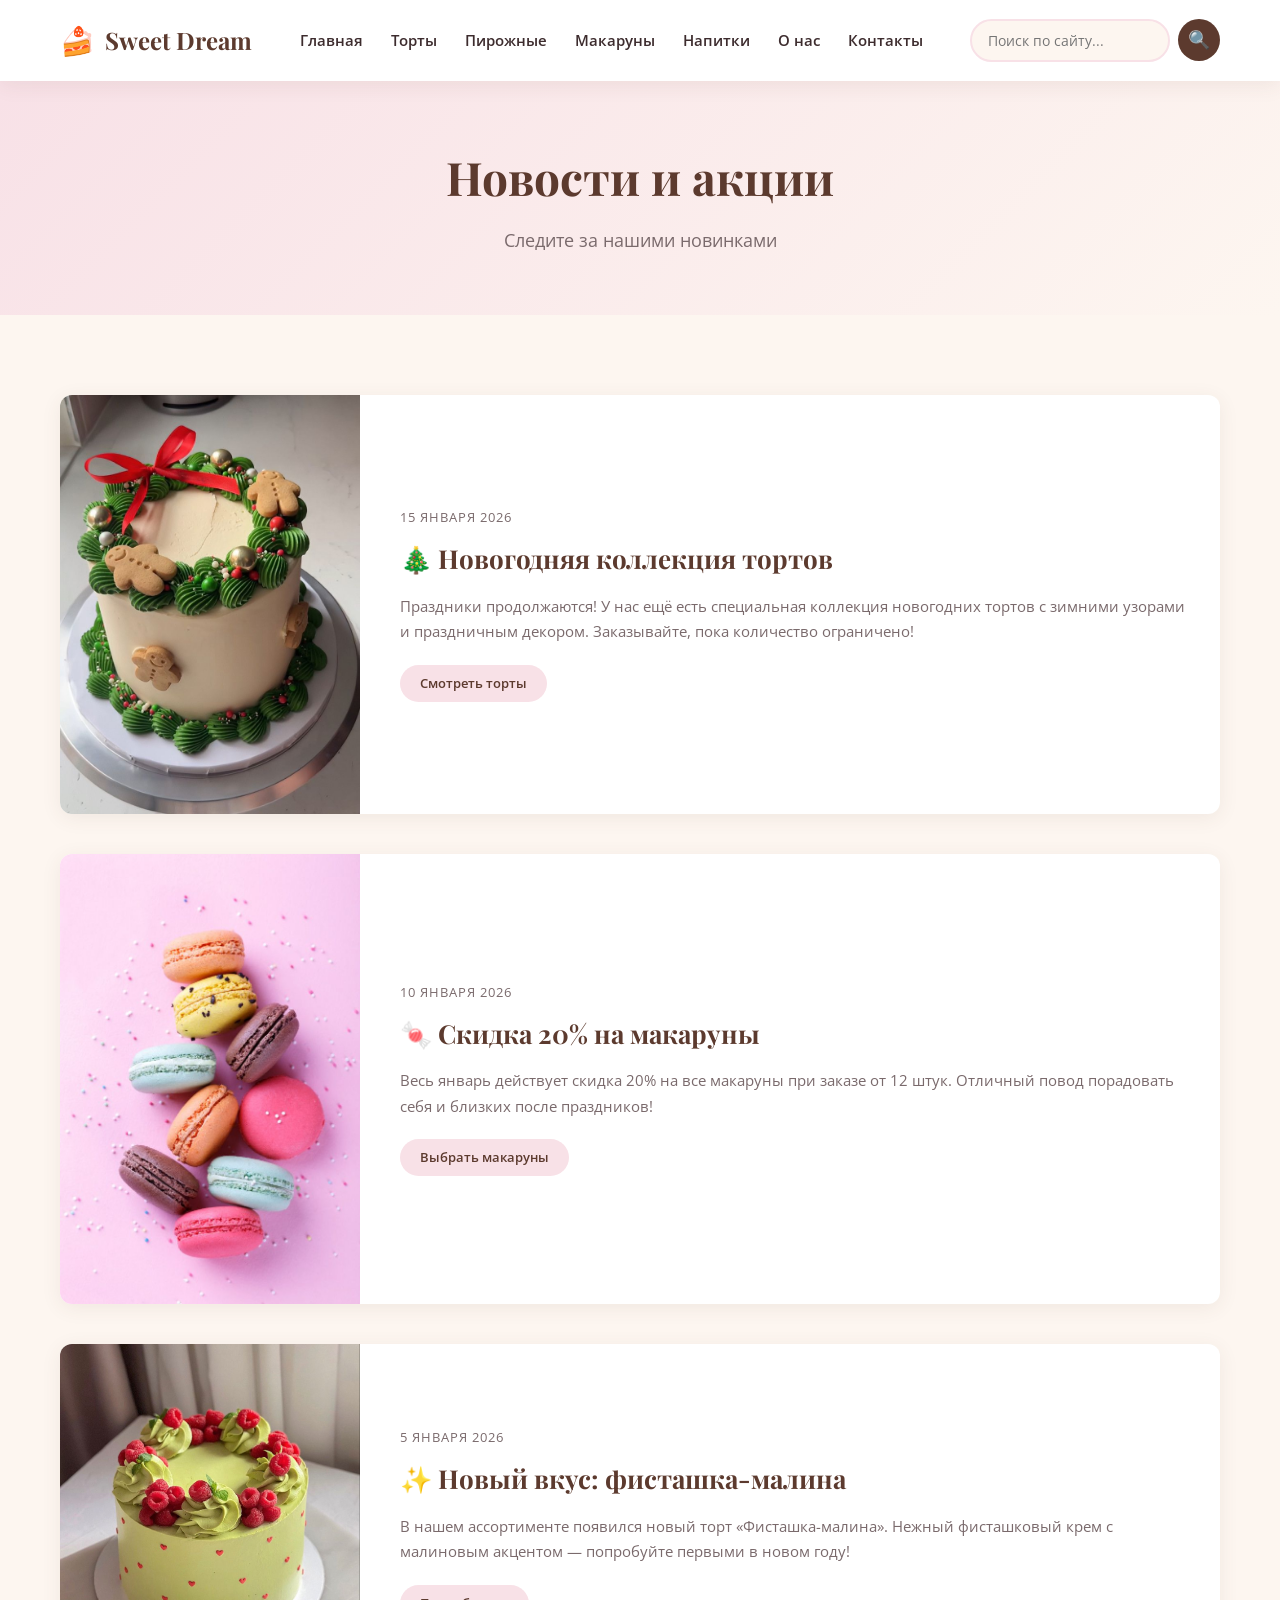
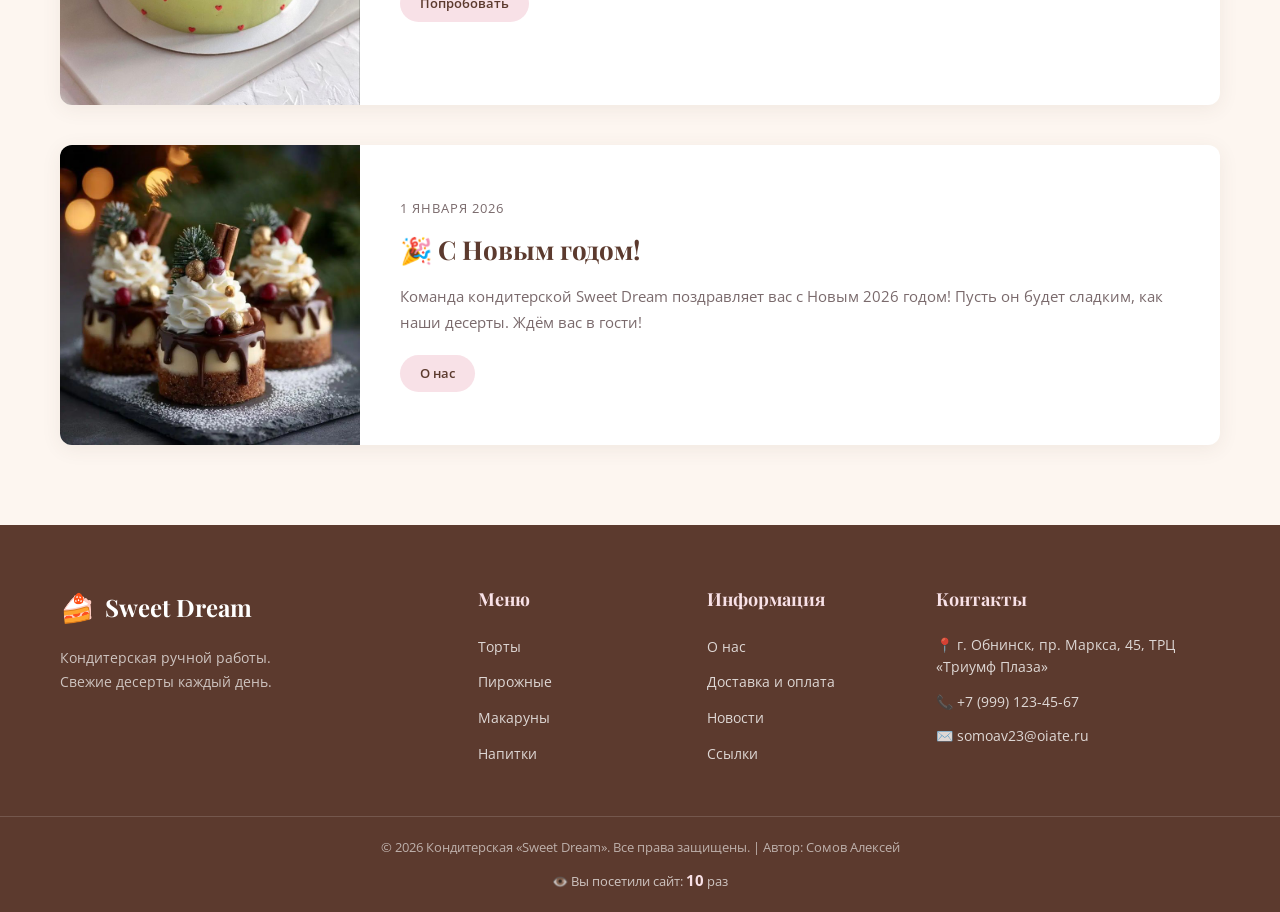
<file: pages/news.html>
﻿<!DOCTYPE html>
<html lang="ru">
<head>
    <meta charset="UTF-8">
    <meta name="viewport" content="width=device-width, initial-scale=1.0">
    
    <meta name="description" content="Новости кондитерской Sweet Dream: новинки, акции, сезонные предложения.">
    <meta name="keywords" content="новости кондитерской, акции, скидки, новинки десертов">
    <meta name="author" content="Сомов Алексей">
    
    <title>Новости — Sweet Dream</title>
    
    <link rel="preconnect" href="https://fonts.googleapis.com">
    <link rel="preconnect" href="https://fonts.gstatic.com" crossorigin>
    <link href="https://fonts.googleapis.com/css2?family=Playfair+Display:wght@400;700&family=Open+Sans:wght@300;400;600&display=swap" rel="stylesheet">
    
    <link rel="stylesheet" href="../css/style.css">

    <link rel="icon" type="image/x-icon" href="../favicon.ico">
</head>
<body>

    <header class="header">
        <div class="container header__inner">
            <a href="../index.html" class="logo">
                <span class="logo__icon">🍰</span>
                <span class="logo__text">Sweet Dream</span>
            </a>
            
            <nav class="nav">
                <ul class="nav__list">
                    <li><a href="../index.html" class="nav__link">Главная</a></li>
                    <li><a href="cakes.html" class="nav__link">Торты</a></li>
                    <li><a href="pastries.html" class="nav__link">Пирожные</a></li>
                    <li><a href="macarons.html" class="nav__link">Макаруны</a></li>
                    <li><a href="drinks.html" class="nav__link">Напитки</a></li>
                    <li><a href="about.html" class="nav__link">О нас</a></li>
                    <li><a href="contacts.html" class="nav__link">Контакты</a></li>
                </ul>
            </nav>
            
            <form class="search-form" id="search-form">
                <input type="text" id="search-input" class="search-form__input" placeholder="Поиск по сайту...">
                <button type="submit" class="search-form__btn">🔍</button>
            </form>
        </div>
    </header>

    <section class="page-header">
        <div class="container">
            <h1 class="page-header__title">Новости и акции</h1>
            <p class="page-header__subtitle">Следите за нашими новинками</p>
        </div>
    </section>

    <section class="section">
        <div class="container">
            <div class="news-list">
                <article class="news-item">
                    <div class="news-item__image">
                        <img src="../images/news-1.jpg" alt="Новогодние торты">
                    </div>
                    <div class="news-item__content">
                        <span class="news-item__date">15 января 2026</span>
                        <h3 class="news-item__title">🎄 Новогодняя коллекция тортов</h3>
                        <p class="news-item__text">Праздники продолжаются! У нас ещё есть специальная коллекция новогодних тортов с зимними узорами и праздничным декором. Заказывайте, пока количество ограничено!</p>
                        <a href="cakes.html" class="btn btn--small">Смотреть торты</a>
                    </div>
                </article>

                <article class="news-item">
                    <div class="news-item__image">
                        <img src="../images/news-2.jpg" alt="Скидка на макаруны">
                    </div>
                    <div class="news-item__content">
                        <span class="news-item__date">10 января 2026</span>
                        <h3 class="news-item__title">🍬 Скидка 20% на макаруны</h3>
                        <p class="news-item__text">Весь январь действует скидка 20% на все макаруны при заказе от 12 штук. Отличный повод порадовать себя и близких после праздников!</p>
                        <a href="macarons.html" class="btn btn--small">Выбрать макаруны</a>
                    </div>
                </article>

                <article class="news-item">
                    <div class="news-item__image">
                        <img src="../images/news-3.jpg" alt="Новый вкус">
                    </div>
                    <div class="news-item__content">
                        <span class="news-item__date">5 января 2026</span>
                        <h3 class="news-item__title">✨ Новый вкус: фисташка-малина</h3>
                        <p class="news-item__text">В нашем ассортименте появился новый торт «Фисташка-малина». Нежный фисташковый крем с малиновым акцентом — попробуйте первыми в новом году!</p>
                        <a href="cakes.html" class="btn btn--small">Попробовать</a>
                    </div>
                </article>

                <article class="news-item">
                    <div class="news-item__image">
                        <img src="../images/news-4.jpg" alt="Открытие">
                    </div>
                    <div class="news-item__content">
                        <span class="news-item__date">1 января 2026</span>
                        <h3 class="news-item__title">🎉 С Новым годом!</h3>
                        <p class="news-item__text">Команда кондитерской Sweet Dream поздравляет вас с Новым 2026 годом! Пусть он будет сладким, как наши десерты. Ждём вас в гости!</p>
                        <a href="about.html" class="btn btn--small">О нас</a>
                    </div>
                </article>
            </div>
        </div>
    </section>

    <footer class="footer">
        <div class="container footer__inner">
            <div class="footer__col">
                <a href="../index.html" class="logo logo--footer">
                    <span class="logo__icon">🍰</span>
                    <span class="logo__text">Sweet Dream</span>
                </a>
                <p class="footer__text">Кондитерская ручной работы.<br>Свежие десерты каждый день.</p>
            </div>
            
            <div class="footer__col">
                <h3 class="footer__title">Меню</h3>
                <ul class="footer__list">
                    <li><a href="cakes.html">Торты</a></li>
                    <li><a href="pastries.html">Пирожные</a></li>
                    <li><a href="macarons.html">Макаруны</a></li>
                    <li><a href="drinks.html">Напитки</a></li>
                </ul>
            </div>
            
            <div class="footer__col">
                <h3 class="footer__title">Информация</h3>
                <ul class="footer__list">
                    <li><a href="about.html">О нас</a></li>
                    <li><a href="delivery.html">Доставка и оплата</a></li>
                    <li><a href="news.html">Новости</a></li>
                    <li><a href="links.html">Ссылки</a></li>
                </ul>
            </div>
            
            <div class="footer__col">
                <h3 class="footer__title">Контакты</h3>
                <ul class="footer__list footer__list--contacts">
                    <li>📍 г. Обнинск, пр. Маркса, 45, ТРЦ «Триумф Плаза»</li>
                    <li>📞 +7 (999) 123-45-67</li>
                    <li>✉️ somoav23@oiate.ru</li>
                </ul>
            </div>
        </div>
        
        <div class="footer__bottom">
            <div class="container">
                <p>© 2026 Кондитерская «Sweet Dream». Все права защищены. | Автор: Сомов Алексей</p>
                <p class="footer__counter">👁️ Вы посетили сайт: <span id="visit-counter">1</span> раз</p>
            </div>
        </div>
    </footer>

    <script src="../js/counter.js"></script>
    <script src="../js/search.js"></script>

</body>
</html>
</file>
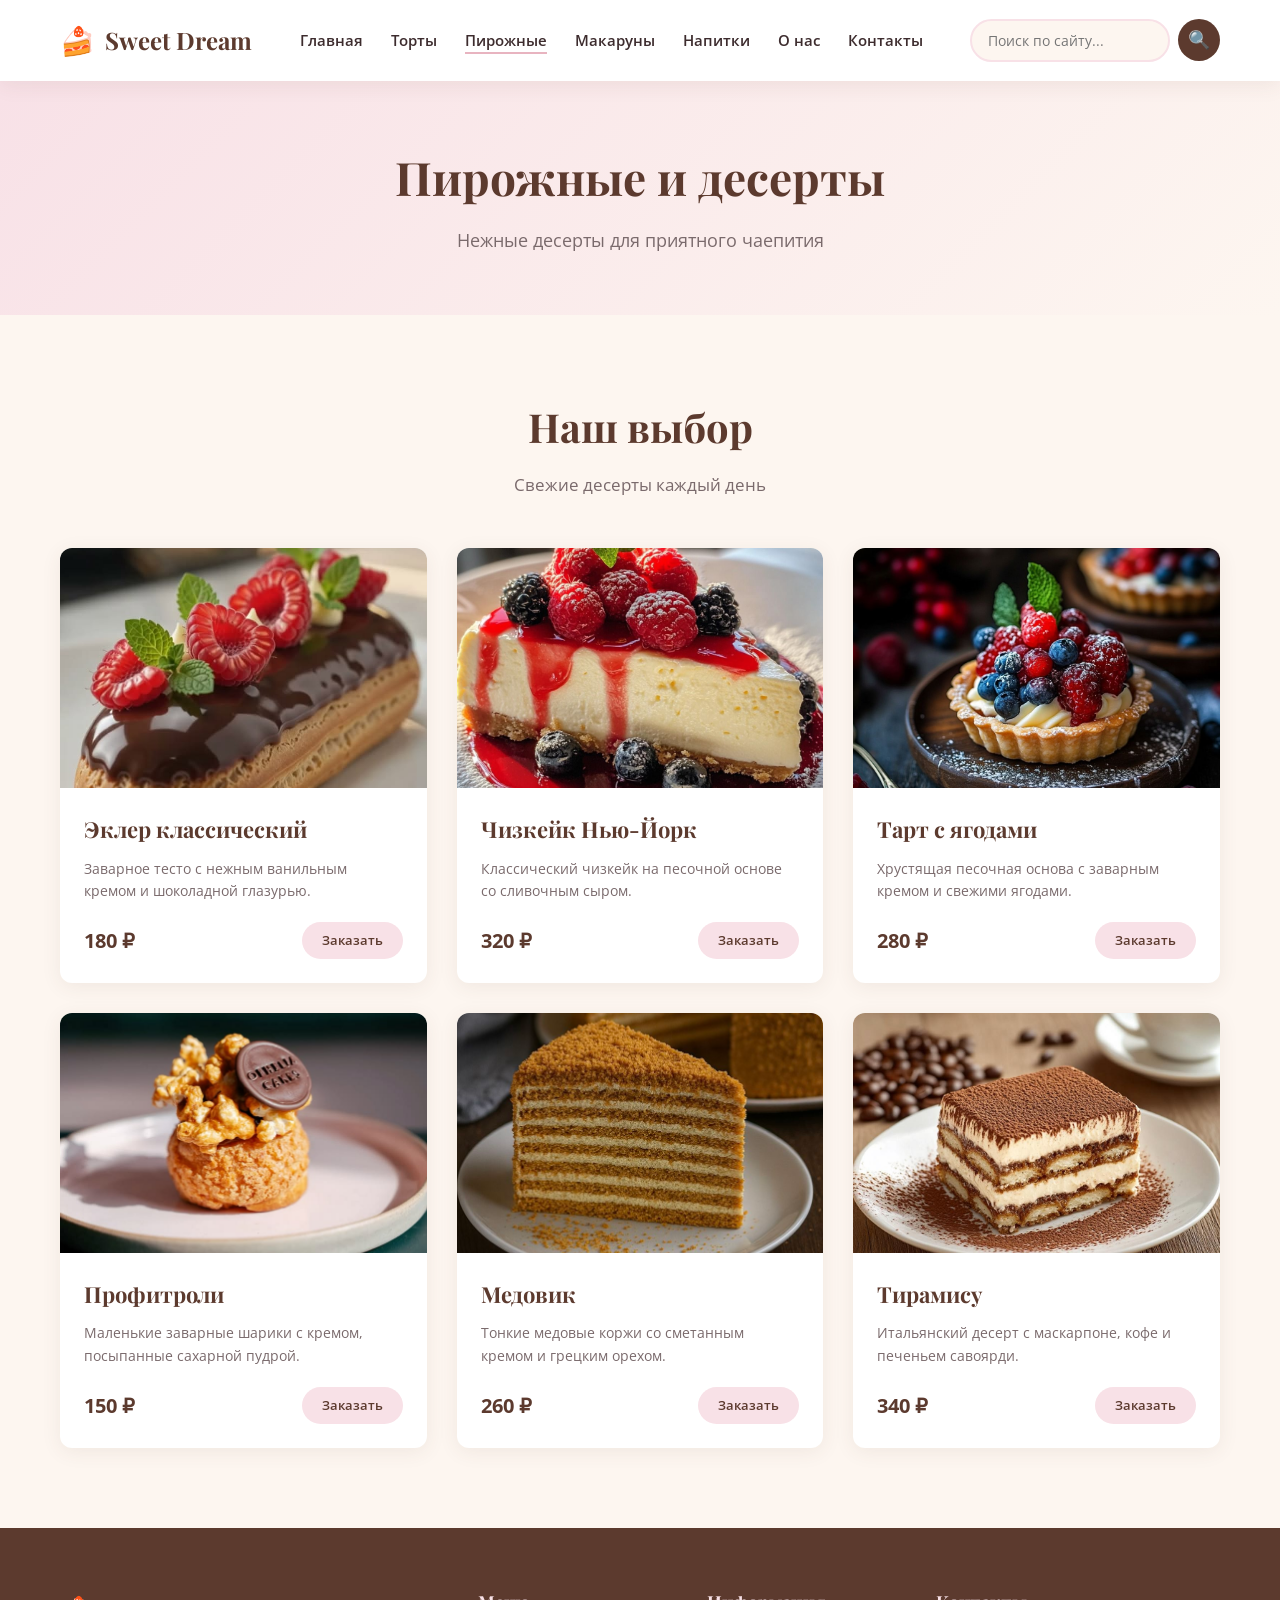
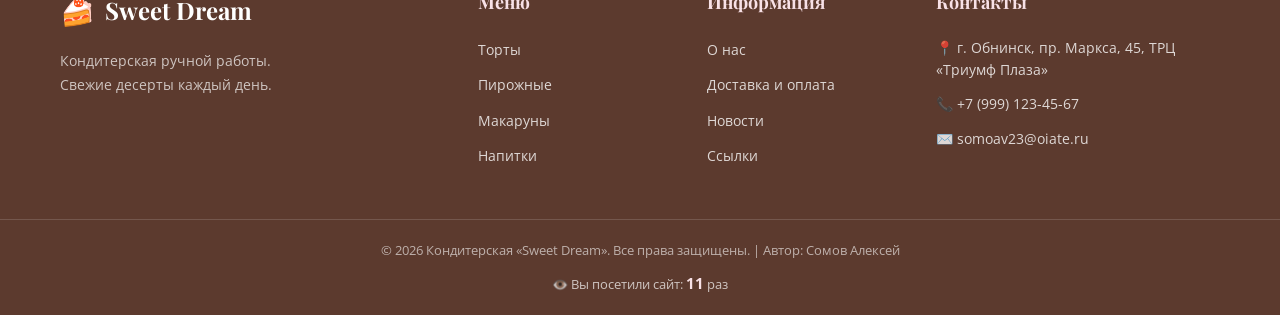
<file: pages/pastries.html>
﻿<!DOCTYPE html>
<html lang="ru">
<head>
    <meta charset="UTF-8">
    <meta name="viewport" content="width=device-width, initial-scale=1.0">
    
    <meta name="description" content="Пирожные и десерты в кондитерской Sweet Dream. Эклеры, чизкейки, тарты, профитроли ручной работы.">
    <meta name="keywords" content="пирожные, эклеры, чизкейк, тарт, десерты, профитроли, купить пирожные">
    <meta name="author" content="Сомов Алексей">
    
    <title>Пирожные — Sweet Dream</title>
    
    <link rel="preconnect" href="https://fonts.googleapis.com">
    <link rel="preconnect" href="https://fonts.gstatic.com" crossorigin>
    <link href="https://fonts.googleapis.com/css2?family=Playfair+Display:wght@400;700&family=Open+Sans:wght@300;400;600&display=swap" rel="stylesheet">
    
    <link rel="stylesheet" href="../css/style.css">

    <link rel="icon" type="image/x-icon" href="../favicon.ico">
</head>
<body>

    <header class="header">
        <div class="container header__inner">
            <a href="../index.html" class="logo">
                <span class="logo__icon">🍰</span>
                <span class="logo__text">Sweet Dream</span>
            </a>
            
            <nav class="nav">
                <ul class="nav__list">
                    <li><a href="../index.html" class="nav__link">Главная</a></li>
                    <li><a href="cakes.html" class="nav__link">Торты</a></li>
                    <li><a href="pastries.html" class="nav__link nav__link--active">Пирожные</a></li>
                    <li><a href="macarons.html" class="nav__link">Макаруны</a></li>
                    <li><a href="drinks.html" class="nav__link">Напитки</a></li>
                    <li><a href="about.html" class="nav__link">О нас</a></li>
                    <li><a href="contacts.html" class="nav__link">Контакты</a></li>
                </ul>
            </nav>
            
            <form class="search-form" id="search-form">
                <input type="text" id="search-input" class="search-form__input" placeholder="Поиск по сайту...">
                <button type="submit" class="search-form__btn">🔍</button>
            </form>
        </div>
    </header>

    <section class="page-header">
        <div class="container">
            <h1 class="page-header__title">Пирожные и десерты</h1>
            <p class="page-header__subtitle">Нежные десерты для приятного чаепития</p>
        </div>
    </section>

    <section class="section">
        <div class="container">
            <h2 class="section__title">Наш выбор</h2>
            <p class="section__subtitle">Свежие десерты каждый день</p>
            
            <div class="products">
                <article class="product-card">
                    <div class="product-card__image">
                        <img src="../images/pastry-1.jpg" alt="Эклер с ванильным кремом">
                    </div>
                    <div class="product-card__body">
                        <h3 class="product-card__title">Эклер классический</h3>
                        <p class="product-card__desc">Заварное тесто с нежным ванильным кремом и шоколадной глазурью.</p>
                        <div class="product-card__footer">
                            <span class="product-card__price">180 ₽</span>
                            <a href="contacts.html" class="btn btn--small">Заказать</a>
                        </div>
                    </div>
                </article>

                <article class="product-card">
                    <div class="product-card__image">
                        <img src="../images/pastry-2.jpg" alt="Чизкейк Нью-Йорк">
                    </div>
                    <div class="product-card__body">
                        <h3 class="product-card__title">Чизкейк Нью-Йорк</h3>
                        <p class="product-card__desc">Классический чизкейк на песочной основе со сливочным сыром.</p>
                        <div class="product-card__footer">
                            <span class="product-card__price">320 ₽</span>
                            <a href="contacts.html" class="btn btn--small">Заказать</a>
                        </div>
                    </div>
                </article>

                <article class="product-card">
                    <div class="product-card__image">
                        <img src="../images/pastry-3.jpg" alt="Тарт с ягодами">
                    </div>
                    <div class="product-card__body">
                        <h3 class="product-card__title">Тарт с ягодами</h3>
                        <p class="product-card__desc">Хрустящая песочная основа с заварным кремом и свежими ягодами.</p>
                        <div class="product-card__footer">
                            <span class="product-card__price">280 ₽</span>
                            <a href="contacts.html" class="btn btn--small">Заказать</a>
                        </div>
                    </div>
                </article>

                <article class="product-card">
                    <div class="product-card__image">
                        <img src="../images/pastry-4.jpg" alt="Профитроли">
                    </div>
                    <div class="product-card__body">
                        <h3 class="product-card__title">Профитроли</h3>
                        <p class="product-card__desc">Маленькие заварные шарики с кремом, посыпанные сахарной пудрой.</p>
                        <div class="product-card__footer">
                            <span class="product-card__price">150 ₽</span>
                            <a href="contacts.html" class="btn btn--small">Заказать</a>
                        </div>
                    </div>
                </article>

                <article class="product-card">
                    <div class="product-card__image">
                        <img src="../images/pastry-5.jpg" alt="Медовик">
                    </div>
                    <div class="product-card__body">
                        <h3 class="product-card__title">Медовик</h3>
                        <p class="product-card__desc">Тонкие медовые коржи со сметанным кремом и грецким орехом.</p>
                        <div class="product-card__footer">
                            <span class="product-card__price">260 ₽</span>
                            <a href="contacts.html" class="btn btn--small">Заказать</a>
                        </div>
                    </div>
                </article>

                <article class="product-card">
                    <div class="product-card__image">
                        <img src="../images/pastry-6.jpg" alt="Тирамису">
                    </div>
                    <div class="product-card__body">
                        <h3 class="product-card__title">Тирамису</h3>
                        <p class="product-card__desc">Итальянский десерт с маскарпоне, кофе и печеньем савоярди.</p>
                        <div class="product-card__footer">
                            <span class="product-card__price">340 ₽</span>
                            <a href="contacts.html" class="btn btn--small">Заказать</a>
                        </div>
                    </div>
                </article>
            </div>
        </div>
    </section>

    <footer class="footer">
        <div class="container footer__inner">
            <div class="footer__col">
                <a href="../index.html" class="logo logo--footer">
                    <span class="logo__icon">🍰</span>
                    <span class="logo__text">Sweet Dream</span>
                </a>
                <p class="footer__text">Кондитерская ручной работы.<br>Свежие десерты каждый день.</p>
            </div>
            
            <div class="footer__col">
                <h3 class="footer__title">Меню</h3>
                <ul class="footer__list">
                    <li><a href="cakes.html">Торты</a></li>
                    <li><a href="pastries.html">Пирожные</a></li>
                    <li><a href="macarons.html">Макаруны</a></li>
                    <li><a href="drinks.html">Напитки</a></li>
                </ul>
            </div>
            
            <div class="footer__col">
                <h3 class="footer__title">Информация</h3>
                <ul class="footer__list">
                    <li><a href="about.html">О нас</a></li>
                    <li><a href="delivery.html">Доставка и оплата</a></li>
                    <li><a href="news.html">Новости</a></li>
                    <li><a href="links.html">Ссылки</a></li>
                </ul>
            </div>
            
            <div class="footer__col">
                <h3 class="footer__title">Контакты</h3>
                <ul class="footer__list footer__list--contacts">
                    <li>📍 г. Обнинск, пр. Маркса, 45, ТРЦ «Триумф Плаза»</li>
                    <li>📞 +7 (999) 123-45-67</li>
                    <li>✉️ somoav23@oiate.ru</li>
                </ul>
            </div>
        </div>
        
        <div class="footer__bottom">
            <div class="container">
                <p>© 2026 Кондитерская «Sweet Dream». Все права защищены. | Автор: Сомов Алексей</p>
                <p class="footer__counter">👁️ Вы посетили сайт: <span id="visit-counter">1</span> раз</p>
            </div>
        </div>
    </footer>

    <script src="../js/counter.js"></script>
    <script src="../js/search.js"></script>

</body>
</html>
</file>
<file: css/style.css>
﻿/* ============================================
   ПЕРЕМЕННЫЕ (цвета, шрифты)
   ============================================ */
:root {
    --color-pink: #f8e1e7;
    --color-pink-dark: #e8b4c0;
    --color-cream: #fdf6f0;
    --color-white: #ffffff;
    --color-text: #3d2c2e;
    --color-text-light: #7a6a6c;
    --color-accent: #c9a227;
    --color-brown: #5c3a2e;
    
    --font-heading: 'Playfair Display', Georgia, serif;
    --font-body: 'Open Sans', Arial, sans-serif;
    
    --shadow-soft: 0 4px 20px rgba(92, 58, 46, 0.08);
    --shadow-hover: 0 8px 30px rgba(92, 58, 46, 0.15);
    
    --radius: 12px;
    --container: 1200px;
}

/* ============================================
   СБРОС И БАЗОВЫЕ СТИЛИ
   ============================================ */
* {
    margin: 0;
    padding: 0;
    box-sizing: border-box;
}

html {
    scroll-behavior: smooth;
}

body {
    font-family: var(--font-body);
    color: var(--color-text);
    background-color: var(--color-cream);
    line-height: 1.6;
    font-size: 16px;
}

img {
    max-width: 100%;
    height: auto;
    display: block;
}

a {
    text-decoration: none;
    color: inherit;
    transition: color 0.3s ease;
}

ul {
    list-style: none;
}

.container {
    max-width: var(--container);
    margin: 0 auto;
    padding: 0 20px;
}

/* ============================================
   ШАПКА
   ============================================ */
.header {
    background-color: var(--color-white);
    box-shadow: var(--shadow-soft);
    position: sticky;
    top: 0;
    z-index: 100;
}

.header__inner {
    display: flex;
    align-items: center;
    justify-content: space-between;
    padding: 18px 20px;
    flex-wrap: wrap;
    gap: 15px;
}

.logo {
    display: flex;
    align-items: center;
    gap: 10px;
    font-family: var(--font-heading);
    font-size: 24px;
    font-weight: 700;
    color: var(--color-brown);
}

.logo__icon {
    font-size: 28px;
}

.nav__list {
    display: flex;
    gap: 28px;
}

.nav__link {
    font-size: 15px;
    font-weight: 600;
    color: var(--color-text);
    position: relative;
    padding-bottom: 4px;
}

.nav__link::after {
    content: '';
    position: absolute;
    bottom: 0;
    left: 0;
    width: 0;
    height: 2px;
    background-color: var(--color-pink-dark);
    transition: width 0.3s ease;
}

.nav__link:hover::after,
.nav__link--active::after {
    width: 100%;
}

.nav__link:hover {
    color: var(--color-brown);
}

/* ============================================
   ПОИСК ПО САЙТУ
   ============================================ */
.search-form {
    display: flex;
    gap: 8px;
    align-items: center;
}

.search-form__input {
    padding: 10px 16px;
    border: 2px solid var(--color-pink);
    border-radius: 50px;
    font-family: var(--font-body);
    font-size: 14px;
    width: 200px;
    background-color: var(--color-cream);
    transition: all 0.3s ease;
}

.search-form__input:focus {
    outline: none;
    border-color: var(--color-pink-dark);
    width: 240px;
}

.search-form__btn {
    width: 42px;
    height: 42px;
    border-radius: 50%;
    border: none;
    background-color: var(--color-brown);
    color: white;
    font-size: 18px;
    cursor: pointer;
    transition: background-color 0.3s ease;
}

.search-form__btn:hover {
    background-color: var(--color-accent);
}

.search-results {
    margin-top: 20px;
}

.search__count {
    font-size: 16px;
    color: var(--color-text-light);
    margin-bottom: 20px;
    text-align: center;
}

.search__list {
    display: grid;
    grid-template-columns: repeat(auto-fill, minmax(280px, 1fr));
    gap: 16px;
}

.search__item {
    list-style: none;
}

.search__link {
    display: flex;
    align-items: center;
    gap: 10px;
    padding: 18px 24px;
    background-color: var(--color-white);
    border-radius: var(--radius);
    box-shadow: var(--shadow-soft);
    font-family: var(--font-heading);
    font-size: 18px;
    color: var(--color-brown);
    transition: all 0.3s ease;
}

.search__link:hover {
    background-color: var(--color-pink);
    transform: translateX(5px);
}

.search__empty {
    text-align: center;
    font-size: 16px;
    color: var(--color-text-light);
    padding: 20px;
}

/* ============================================
   ГЕРОЙ-БЛОК
   ============================================ */
.hero {
    background: linear-gradient(135deg, var(--color-pink) 0%, var(--color-cream) 100%);
    padding: 80px 0;
}

.hero__inner {
    display: grid;
    grid-template-columns: 1fr 1fr;
    gap: 60px;
    align-items: center;
}

.hero__title {
    font-family: var(--font-heading);
    font-size: 52px;
    line-height: 1.15;
    color: var(--color-brown);
    margin-bottom: 20px;
}

.hero__subtitle {
    font-size: 18px;
    color: var(--color-text-light);
    margin-bottom: 32px;
    max-width: 480px;
}

.hero__img {
    border-radius: var(--radius);
    box-shadow: var(--shadow-hover);
    width: 100%;
    object-fit: cover;
}

/* ============================================
   КНОПКИ
   ============================================ */
.btn {
    display: inline-block;
    padding: 14px 32px;
    border-radius: 50px;
    font-family: var(--font-body);
    font-size: 15px;
    font-weight: 600;
    cursor: pointer;
    border: none;
    transition: all 0.3s ease;
}

.btn--primary {
    background-color: var(--color-brown);
    color: var(--color-white);
}

.btn--primary:hover {
    background-color: var(--color-accent);
    transform: translateY(-2px);
    box-shadow: var(--shadow-hover);
}

.btn--secondary {
    background-color: transparent;
    color: var(--color-brown);
    border: 2px solid var(--color-brown);
}

.btn--secondary:hover {
    background-color: var(--color-brown);
    color: var(--color-white);
}

.btn--small {
    padding: 8px 20px;
    font-size: 13px;
    background-color: var(--color-pink);
    color: var(--color-brown);
}

.btn--small:hover {
    background-color: var(--color-pink-dark);
}

/* ============================================
   СЕКЦИИ
   ============================================ */
.section {
    padding: 80px 0;
}

.section--alt {
    background-color: var(--color-white);
}

.section__title {
    font-family: var(--font-heading);
    font-size: 40px;
    color: var(--color-brown);
    text-align: center;
    margin-bottom: 12px;
}

.section__title--left {
    text-align: left;
}

.section__subtitle {
    text-align: center;
    color: var(--color-text-light);
    margin-bottom: 50px;
    font-size: 17px;
}

/* ============================================
   ЗАГОЛОВОК ВНУТРЕННЕЙ СТРАНИЦЫ
   ============================================ */
.page-header {
    background: linear-gradient(135deg, var(--color-pink) 0%, var(--color-cream) 100%);
    padding: 60px 0;
    text-align: center;
}

.page-header__title {
    font-family: var(--font-heading);
    font-size: 46px;
    color: var(--color-brown);
    margin-bottom: 12px;
}

.page-header__subtitle {
    font-size: 18px;
    color: var(--color-text-light);
}

/* ============================================
   КАРТОЧКИ ТОВАРОВ
   ============================================ */
.products {
    display: grid;
    grid-template-columns: repeat(3, 1fr);
    gap: 30px;
}

.product-card {
    background-color: var(--color-white);
    border-radius: var(--radius);
    overflow: hidden;
    box-shadow: var(--shadow-soft);
    transition: transform 0.3s ease, box-shadow 0.3s ease;
    display: flex;
    flex-direction: column;
}

.product-card:hover {
    transform: translateY(-6px);
    box-shadow: var(--shadow-hover);
}

.product-card__image {
    height: 240px;
    overflow: hidden;
}

.product-card__image img {
    width: 100%;
    height: 100%;
    object-fit: cover;
    transition: transform 0.5s ease;
}

.product-card:hover .product-card__image img {
    transform: scale(1.05);
}

.product-card__body {
    padding: 24px;
    display: flex;
    flex-direction: column;
    flex-grow: 1;
}

.product-card__title {
    font-family: var(--font-heading);
    font-size: 22px;
    color: var(--color-brown);
    margin-bottom: 10px;
}

.product-card__desc {
    font-size: 14px;
    color: var(--color-text-light);
    margin-bottom: 20px;
    flex-grow: 1;
}

.product-card__footer {
    display: flex;
    align-items: center;
    justify-content: space-between;
}

.product-card__price {
    font-size: 20px;
    font-weight: 700;
    color: var(--color-brown);
}

/* ============================================
   БЛОК О КОНДИТЕРСКОЙ
   ============================================ */
.about-preview {
    display: grid;
    grid-template-columns: 1fr 1fr;
    gap: 60px;
    align-items: center;
}

.about-preview__image img {
    border-radius: var(--radius);
    box-shadow: var(--shadow-hover);
    width: 100%;
    object-fit: cover;
}

.about-preview__content p {
    margin-bottom: 16px;
    color: var(--color-text-light);
}

.about-preview__content .btn {
    margin-top: 16px;
}

/* ============================================
   СЕРВИСЫ
   ============================================ */
.services-preview {
    background-color: var(--color-pink);
}

.services {
    display: grid;
    grid-template-columns: repeat(4, 1fr);
    gap: 24px;
}

.service-card {
    background-color: var(--color-white);
    border-radius: var(--radius);
    padding: 32px 20px;
    text-align: center;
    box-shadow: var(--shadow-soft);
    transition: transform 0.3s ease, box-shadow 0.3s ease;
}

.service-card:hover {
    transform: translateY(-5px);
    box-shadow: var(--shadow-hover);
}

.service-card__icon {
    font-size: 40px;
    display: block;
    margin-bottom: 16px;
}

.service-card__title {
    font-family: var(--font-heading);
    font-size: 20px;
    color: var(--color-brown);
    margin-bottom: 8px;
}

.service-card__desc {
    font-size: 14px;
    color: var(--color-text-light);
}

/* ============================================
   ТАБЛИЦА ЦЕН
   ============================================ */
.table-wrap {
    overflow-x: auto;
    border-radius: var(--radius);
    box-shadow: var(--shadow-soft);
    background-color: var(--color-white);
}

.price-table {
    width: 100%;
    border-collapse: collapse;
    font-size: 15px;
}

.price-table thead {
    background-color: var(--color-brown);
    color: var(--color-white);
}

.price-table th {
    padding: 18px 20px;
    text-align: left;
    font-family: var(--font-heading);
    font-size: 16px;
    font-weight: 600;
}

.price-table td {
    padding: 16px 20px;
    border-bottom: 1px solid var(--color-pink);
    color: var(--color-text);
}

.price-table tbody tr:nth-child(even) {
    background-color: var(--color-cream);
}

.price-table tbody tr:hover {
    background-color: var(--color-pink);
}

.price-table tbody tr:last-child td {
    border-bottom: none;
}

/* ============================================
   ЯКОРНАЯ НАВИГАЦИЯ
   ============================================ */
.anchor-nav {
    display: flex;
    justify-content: center;
    gap: 20px;
    flex-wrap: wrap;
    padding: 20px;
    background-color: var(--color-white);
    border-radius: var(--radius);
    box-shadow: var(--shadow-soft);
}

.anchor-nav__link {
    padding: 12px 24px;
    background-color: var(--color-pink);
    color: var(--color-brown);
    border-radius: 50px;
    font-weight: 600;
    font-size: 15px;
    transition: all 0.3s ease;
}

.anchor-nav__link:hover {
    background-color: var(--color-brown);
    color: var(--color-white);
    transform: translateY(-2px);
}

section[id] {
    scroll-margin-top: 100px;
}

/* ============================================
   ИНФО-КАРТОЧКИ (для страницы Доставка)
   ============================================ */
.info-cards {
    display: grid;
    grid-template-columns: repeat(3, 1fr);
    gap: 30px;
}

.info-card {
    background-color: var(--color-white);
    border-radius: var(--radius);
    padding: 40px 30px;
    text-align: center;
    box-shadow: var(--shadow-soft);
    transition: transform 0.3s ease;
}

.info-card:hover {
    transform: translateY(-5px);
    box-shadow: var(--shadow-hover);
}

.info-card__icon {
    font-size: 48px;
    display: block;
    margin-bottom: 20px;
}

.info-card__title {
    font-family: var(--font-heading);
    font-size: 22px;
    color: var(--color-brown);
    margin-bottom: 14px;
}

.info-card__text {
    font-size: 15px;
    color: var(--color-text-light);
    line-height: 1.7;
}

/* ============================================
   КОНТАКТЫ
   ============================================ */
.contacts-grid {
    display: grid;
    grid-template-columns: 1fr 1fr;
    gap: 60px;
}

.contact-item {
    display: flex;
    gap: 18px;
    margin-bottom: 28px;
    align-items: flex-start;
}

.contact-item__icon {
    font-size: 28px;
    flex-shrink: 0;
}

.contact-item__title {
    font-family: var(--font-heading);
    font-size: 18px;
    color: var(--color-brown);
    margin-bottom: 6px;
}

.contact-item p {
    color: var(--color-text-light);
    font-size: 15px;
}

.contact-item a {
    color: var(--color-brown);
    font-weight: 600;
}

.contact-item a:hover {
    color: var(--color-accent);
}

/* Форма */
.form__group {
    margin-bottom: 22px;
}

.form__label {
    display: block;
    font-size: 14px;
    font-weight: 600;
    color: var(--color-text);
    margin-bottom: 8px;
}

.form__input,
.form__textarea {
    width: 100%;
    padding: 14px 18px;
    border: 2px solid var(--color-pink);
    border-radius: var(--radius);
    font-family: var(--font-body);
    font-size: 15px;
    color: var(--color-text);
    background-color: var(--color-white);
    transition: border-color 0.3s ease;
}

.form__input:focus,
.form__textarea:focus {
    outline: none;
    border-color: var(--color-pink-dark);
}

.form__textarea {
    resize: vertical;
    min-height: 120px;
}

/* Карта */
.map-placeholder {
    border-radius: var(--radius);
    overflow: hidden;
    box-shadow: var(--shadow-soft);
}

.map-placeholder img {
    width: 100%;
    height: auto;
}

/* ============================================
   НОВОСТИ
   ============================================ */
.news-list {
    display: flex;
    flex-direction: column;
    gap: 40px;
}

.news-item {
    display: grid;
    grid-template-columns: 300px 1fr;
    gap: 40px;
    background-color: var(--color-white);
    border-radius: var(--radius);
    overflow: hidden;
    box-shadow: var(--shadow-soft);
    transition: transform 0.3s ease;
}

.news-item:hover {
    transform: translateY(-4px);
    box-shadow: var(--shadow-hover);
}

.news-item__image {
    height: 100%;
    min-height: 220px;
    overflow: hidden;
}

.news-item__image img {
    width: 100%;
    height: 100%;
    object-fit: cover;
}

.news-item__content {
    padding: 30px 30px 30px 0;
    display: flex;
    flex-direction: column;
    justify-content: center;
}

.news-item__date {
    font-size: 13px;
    color: var(--color-text-light);
    text-transform: uppercase;
    letter-spacing: 1px;
    margin-bottom: 10px;
}

.news-item__title {
    font-family: var(--font-heading);
    font-size: 26px;
    color: var(--color-brown);
    margin-bottom: 14px;
}

.news-item__text {
    font-size: 15px;
    color: var(--color-text-light);
    line-height: 1.7;
    margin-bottom: 20px;
}

.news-item__content .btn {
    align-self: flex-start;
}

/* ============================================
   ГОСТЕВАЯ КНИГА
   ============================================ */
.guestbook-grid {
    display: grid;
    grid-template-columns: 1fr 1fr;
    gap: 60px;
}

.review {
    background-color: var(--color-white);
    border-radius: var(--radius);
    padding: 24px;
    box-shadow: var(--shadow-soft);
    margin-bottom: 20px;
    border-left: 4px solid var(--color-pink-dark);
}

.review__header {
    display: flex;
    justify-content: space-between;
    align-items: center;
    margin-bottom: 12px;
    flex-wrap: wrap;
    gap: 8px;
}

.review__author {
    font-family: var(--font-heading);
    font-size: 18px;
    color: var(--color-brown);
    font-weight: 700;
}

.review__date {
    font-size: 13px;
    color: var(--color-text-light);
}

.review__text {
    font-size: 15px;
    color: var(--color-text);
    line-height: 1.7;
}

/* ============================================
   СПИСОК ССЫЛОК
   ============================================ */
.links-list {
    display: grid;
    grid-template-columns: repeat(3, 1fr);
    gap: 24px;
}

.link-item {
    list-style: none;
}

.link-item__link {
    display: flex;
    gap: 20px;
    align-items: flex-start;
    background-color: var(--color-white);
    border-radius: var(--radius);
    padding: 26px;
    box-shadow: var(--shadow-soft);
    transition: transform 0.3s ease, box-shadow 0.3s ease;
    height: 100%;
}

.link-item__link:hover {
    transform: translateY(-5px);
    box-shadow: var(--shadow-hover);
}

.link-item__icon {
    font-size: 36px;
    flex-shrink: 0;
}

.link-item__title {
    font-family: var(--font-heading);
    font-size: 19px;
    color: var(--color-brown);
    margin-bottom: 8px;
}

.link-item__desc {
    font-size: 14px;
    color: var(--color-text-light);
    line-height: 1.6;
}

/* ============================================
   ИНФОРМЕР
   ============================================ */
.informer {
    display: flex;
    justify-content: center;
    gap: 40px;
    flex-wrap: wrap;
}

.informer__item {
    background-color: var(--color-white);
    border-radius: var(--radius);
    padding: 30px 40px;
    box-shadow: var(--shadow-soft);
    text-align: center;
    min-width: 280px;
}

.informer__icon {
    font-size: 36px;
    display: block;
    margin-bottom: 12px;
}

.informer__text {
    font-family: var(--font-heading);
    font-size: 22px;
    color: var(--color-brown);
    font-weight: 600;
}

/* ============================================
   КАЛЕНДАРЬ
   ============================================ */
.calendar-wrap {
    display: flex;
    justify-content: center;
}

.calendar {
    background-color: var(--color-white);
    border-radius: var(--radius);
    box-shadow: var(--shadow-soft);
    padding: 30px;
    max-width: 500px;
    width: 100%;
}

.calendar__header {
    font-family: var(--font-heading);
    font-size: 26px;
    color: var(--color-brown);
    text-align: center;
    margin-bottom: 24px;
}

.calendar__weekdays,
.calendar__days {
    display: grid;
    grid-template-columns: repeat(7, 1fr);
    gap: 6px;
}

.calendar__weekday {
    text-align: center;
    font-weight: 600;
    font-size: 14px;
    color: var(--color-text-light);
    padding: 8px 0;
}

.calendar__day {
    text-align: center;
    padding: 12px 0;
    border-radius: 8px;
    font-size: 15px;
    color: var(--color-text);
    transition: background-color 0.2s ease;
}

.calendar__day--empty {
    visibility: hidden;
}

.calendar__day--today {
    background-color: var(--color-pink-dark);
    color: var(--color-white);
    font-weight: 700;
    box-shadow: 0 4px 10px rgba(232, 180, 192, 0.4);
}

.calendar__day:not(.calendar__day--empty):hover {
    background-color: var(--color-pink);
}

/* ============================================
   РЕЙТИНГ САЙТА
   ============================================ */
.rating-wrap {
    text-align: center;
    padding: 20px;
}

.rating {
    display: inline-flex;
    gap: 10px;
    margin-bottom: 16px;
    cursor: pointer;
}

.rating__star {
    font-size: 42px;
    filter: grayscale(1);
    opacity: 0.4;
    transition: all 0.2s ease;
    user-select: none;
}

.rating__star:hover {
    transform: scale(1.15);
}

.rating__star--active {
    filter: grayscale(0);
    opacity: 1;
    transform: scale(1.1);
}

.rating__result {
    font-size: 16px;
    color: var(--color-text-light);
    font-weight: 600;
}

/* ============================================
   ФУТЕР
   ============================================ */
.footer {
    background-color: var(--color-brown);
    color: var(--color-white);
    padding-top: 60px;
}

.footer__inner {
    display: grid;
    grid-template-columns: 2fr 1fr 1fr 1.5fr;
    gap: 40px;
    padding-bottom: 40px;
}

.logo--footer {
    color: var(--color-white);
    margin-bottom: 16px;
}

.footer__text {
    font-size: 14px;
    color: rgba(255, 255, 255, 0.7);
    line-height: 1.7;
}

.footer__title {
    font-family: var(--font-heading);
    font-size: 18px;
    margin-bottom: 20px;
    color: var(--color-pink);
}

.footer__list li {
    margin-bottom: 10px;
}

.footer__list a {
    font-size: 14px;
    color: rgba(255, 255, 255, 0.8);
}

.footer__list a:hover {
    color: var(--color-pink);
}

.footer__list--contacts li {
    font-size: 14px;
    color: rgba(255, 255, 255, 0.8);
    margin-bottom: 12px;
}

.footer__bottom {
    border-top: 1px solid rgba(255, 255, 255, 0.15);
    padding: 20px 0;
    text-align: center;
    font-size: 13px;
    color: rgba(255, 255, 255, 0.6);
}

.footer__counter {
    margin-top: 10px;
    font-size: 13px;
    color: rgba(255, 255, 255, 0.7);
}

.footer__counter #visit-counter {
    font-weight: 700;
    color: var(--color-pink);
    font-size: 15px;
}

/* ============================================
   АДАПТИВНОСТЬ
   ============================================ */
@media (max-width: 992px) {
    .hero__inner,
    .about-preview {
        grid-template-columns: 1fr;
        gap: 40px;
    }
    
    .hero__title {
        font-size: 40px;
    }
    
    .products {
        grid-template-columns: repeat(2, 1fr);
    }
    
    .services {
        grid-template-columns: repeat(2, 1fr);
    }
    
    .info-cards,
    .links-list {
        grid-template-columns: repeat(2, 1fr);
    }
    
    .contacts-grid,
    .guestbook-grid {
        grid-template-columns: 1fr;
        gap: 40px;
    }
    
    .news-item {
        grid-template-columns: 1fr;
    }
    
    .news-item__content {
        padding: 24px;
    }
    
    .news-item__image {
        min-height: 200px;
    }
    
    .footer__inner {
        grid-template-columns: 1fr 1fr;
    }
    
    .nav__list {
        gap: 18px;
    }
    
    .search-form__input {
        width: 150px;
    }
    .search-form__input:focus {
        width: 180px;
    }
}

@media (max-width: 600px) {
    .header__inner {
        flex-direction: column;
        gap: 16px;
    }
    
    .nav__list {
        flex-wrap: wrap;
        justify-content: center;
        gap: 12px;
    }
    
    .hero__title {
        font-size: 32px;
    }
    
    .section__title {
        font-size: 28px;
    }
    
    .page-header__title {
        font-size: 32px;
    }
    
    .products,
    .services,
    .info-cards,
    .links-list {
        grid-template-columns: 1fr;
    }
    
    .footer__inner {
        grid-template-columns: 1fr;
    }
    
    .review__header {
        flex-direction: column;
        align-items: flex-start;
    }
    
    .price-table th,
    .price-table td {
        padding: 12px 14px;
        font-size: 13px;
    }
}
/* Уменьшаем отступ у секции с популярными десертами */
.hero ~ .section {
    padding-top: 40px;
}

/* Отдельно — скрытая секция поиска не должна влиять */
#search-section {
    padding: 0;
}
/* ============================================
   КАРТА ЯНДЕКС
   ============================================ */
.map-container {
    border-radius: var(--radius);
    overflow: hidden;
    box-shadow: var(--shadow-soft);
    line-height: 0;
}

.map-container iframe { 
    display: block;
    width: 100%;
    height: 450px;
    border: 0;
}

@media (max-width: 600px) {
    .map-container iframe {
        height: 300px;
    }
}
/* ============================================
   УЛУЧШЕНИЕ ОТОБРАЖЕНИЯ КАРТИНОК
   ============================================ */

/* Карточки товаров — центрируем по центру */
.product-card__image img {
    object-position: center;
}
/* ============================================
   ФОТО КОМАНДЫ (без обрезки, вертикальные)
   ============================================ */
#team .product-card__image {
    height: auto;
    aspect-ratio: 3 / 4;
    background-color: var(--color-pink);
}

#team .product-card__image img {
    width: 100%;
    height: 100%;
    object-fit: contain;
    transition: transform 0.5s ease;
}

#team .product-card:hover .product-card__image img {
    transform: scale(1.03);
}

/* Картинка в герой-блоке — не больше 500px в высоту */
.hero__img {
    max-height: 500px;
    object-fit: cover;
    object-position: center;
}

/* Картинки новостей — центр */
.news-item__image img {
    object-position: center;
}

/* Картинка "О нас" на главной — центр */
.about-preview__image img {
    object-position: center;
}
.map-container iframe {
    display: block;
    width: 100%;        /* ← вот эта ширина */
    height: 450px;
    border: 0;          /* ← вместо frameborder="0" */
}
</file>
